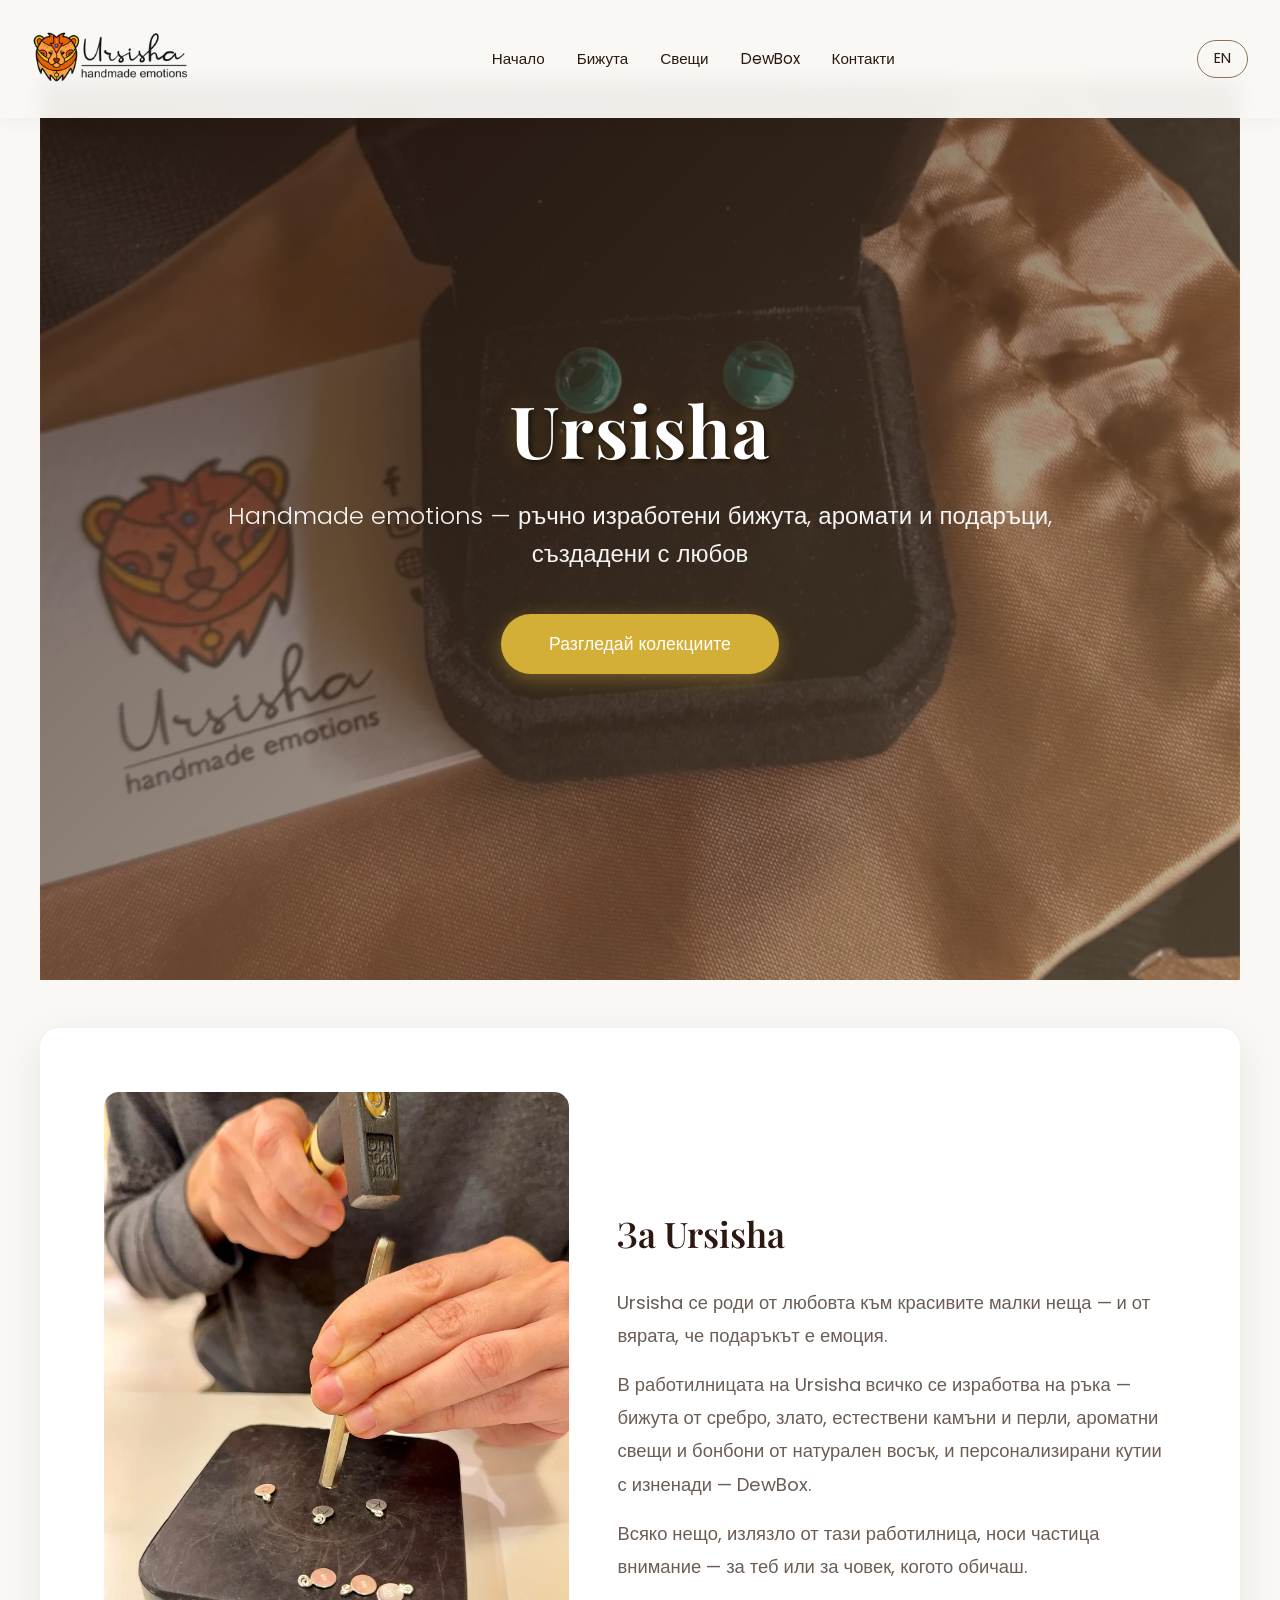
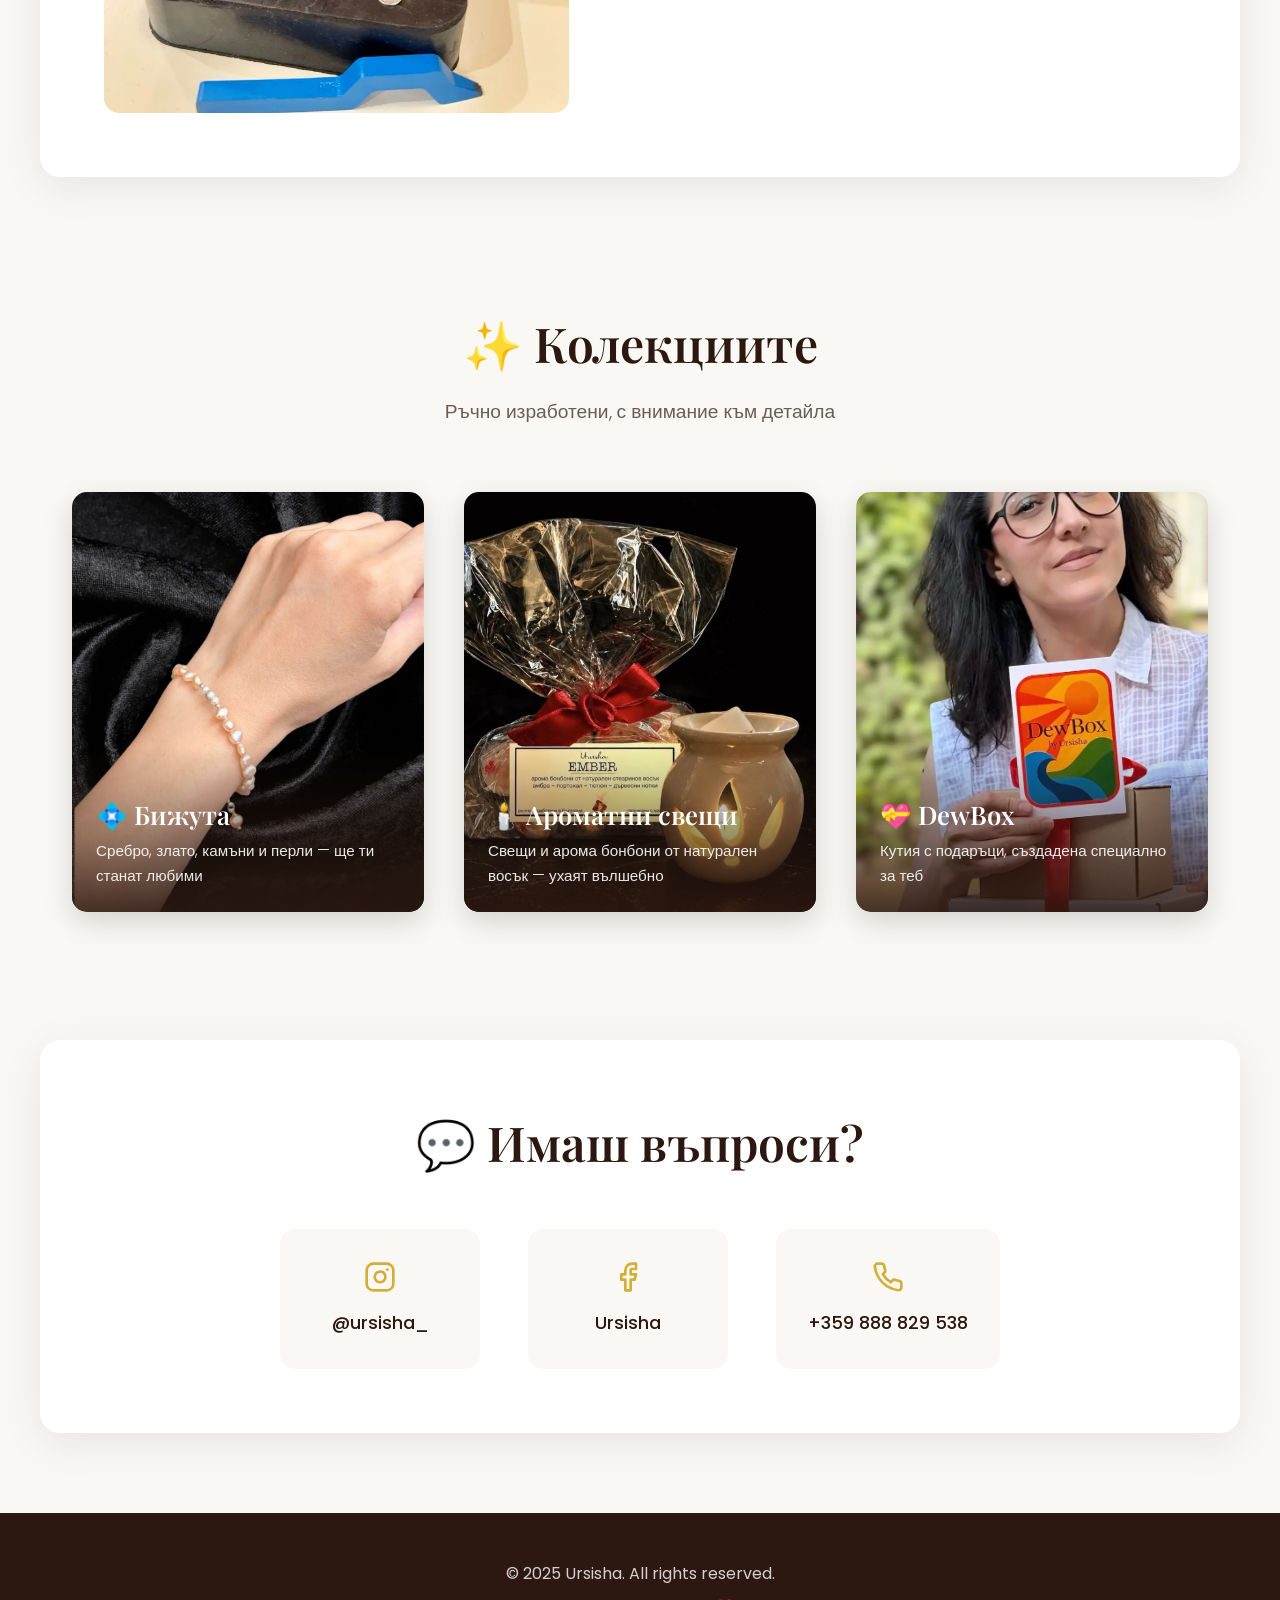
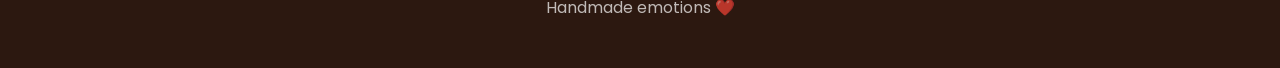
<file: index.html>
<!DOCTYPE html>
<html lang="bg">
  <head>
    <meta charset="UTF-8" />
    <meta name="viewport" content="width=device-width, initial-scale=1.0" />
    <title>Ursisha — Ръчно изработени бижута, ароматни свещи и подаръци</title>
    <meta
      name="description"
      content="Ursisha — handmade emotions. Ръчно изработени бижута от сребро и естествени камъни, ароматни свещи и бонбони от натурален восък и персонализирани кутии DewBox."
    />

    <!-- Favicons -->
    <link
      rel="icon"
      type="image/png"
      sizes="192x192"
      href="/assets/icons/favicon-android-chrome-192x192.png"
    />
    <link
      rel="icon"
      type="image/png"
      sizes="512x512"
      href="/assets/icons/favicon-android-chrome-512x512.png"
    />
    <link
      rel="apple-touch-icon"
      sizes="180x180"
      href="/assets/icons/favicon-apple-touch-icon.png"
    />
    <link rel="icon" type="image/png" href="/assets/icons/favicon.png" />

    <!-- Preload LCP image -->
    <link
      rel="preload"
      as="image"
      href="/assets/home/home-hero.webp"
      fetchpriority="high"
    />

    <link rel="stylesheet" href="/styles.css" />

    <!-- Canonical + theme -->
    <link rel="canonical" href="https://ursisha.com/" />
    <meta name="theme-color" content="#2c1810" />

    <!-- hreflang -->
    <link rel="alternate" hreflang="bg" href="https://ursisha.com/" />
    <link rel="alternate" hreflang="en" href="https://ursisha.com/en/" />
    <link rel="alternate" hreflang="x-default" href="https://ursisha.com/" />

    <!-- Open Graph -->
    <meta property="og:type" content="website" />
    <meta property="og:site_name" content="Ursisha" />
    <meta
      property="og:title"
      content="Ursisha — Ръчно изработени бижута, ароматни свещи и подаръци"
    />
    <meta
      property="og:description"
      content="Handmade emotions. Бижута от сребро и естествени камъни, ароматни свещи и персонализирани кутии DewBox — ръчна изработка от България."
    />
    <meta property="og:url" content="https://ursisha.com/" />
    <meta
      property="og:image"
      content="https://ursisha.com/assets/home/home-hero.webp"
    />
    <meta property="og:image:width" content="1280" />
    <meta property="og:image:height" content="1600" />
    <meta property="og:locale" content="bg_BG" />
    <meta property="og:locale:alternate" content="en_US" />

    <!-- Twitter Card -->
    <meta name="twitter:card" content="summary_large_image" />
    <meta name="twitter:title" content="Ursisha — handmade emotions" />
    <meta
      name="twitter:description"
      content="Ръчно изработени бижута, ароматни свещи и персонализирани подаръци."
    />
    <meta
      name="twitter:image"
      content="https://ursisha.com/assets/home/home-hero.webp"
    />

    <!-- Structured data -->
    <script type="application/ld+json">
      {
        "@context": "https://schema.org",
        "@graph": [
          {
            "@type": "Organization",
            "@id": "https://ursisha.com/#organization",
            "name": "Ursisha",
            "url": "https://ursisha.com/",
            "logo": "https://ursisha.com/assets/branding/logo_horizontal.webp",
            "telephone": "+359888829538",
            "slogan": "Handmade emotions",
            "sameAs": [
              "https://instagram.com/ursisha_",
              "https://facebook.com/ursisha"
            ]
          },
          {
            "@type": "WebSite",
            "name": "Ursisha",
            "url": "https://ursisha.com/",
            "inLanguage": ["bg", "en"],
            "publisher": { "@id": "https://ursisha.com/#organization" }
          }
        ]
      }
    </script>
  </head>
  <body>
    <header>
      <nav>
        <a href="/" class="logo">
          <img
            src="/assets/branding/logo_horizontal.webp"
            alt="Ursisha Logo"
            class="logo-img logo-desktop"
            width="900"
            height="400"
          />
          <img
            src="/assets/branding/logo_small.webp"
            alt="Ursisha Logo"
            class="logo-img logo-mobile"
            width="400"
            height="418"
          />
        </a>
        <button
          class="menu-toggle"
          onclick="toggleMenu()"
          aria-label="Toggle menu"
        >
          <span></span>
          <span></span>
          <span></span>
        </button>
        <ul class="nav-links">
          <li><a href="/" onclick="closeMenu()" aria-current="page">Начало</a></li>
          <li><a href="/jewelry/" onclick="closeMenu()">Бижута</a></li>
          <li><a href="/candles/" onclick="closeMenu()">Свещи</a></li>
          <li><a href="/dewbox/" onclick="closeMenu()">DewBox</a></li>
          <li><a href="#contact" onclick="closeMenu()">Контакти</a></li>
        </ul>
        <a class="lang-switch" href="/en/" hreflang="en">EN</a>
      </nav>
    </header>

    <section class="hero">
      <img
        class="hero-img"
        src="/assets/home/home-hero.webp"
        alt="Ръчно изработени бижута Ursisha в кадифена кутия"
        width="1280"
        height="1600"
        fetchpriority="high"
      />
      <div class="hero-overlay"></div>
      <div class="hero-content">
        <h1>Ursisha</h1>
        <p class="hero-subtitle">
          Handmade emotions — ръчно изработени бижута, аромати и подаръци,
          създадени с любов
        </p>
        <a href="#collections" class="cta-button">Разгледай колекциите</a>
      </div>
    </section>

    <section id="about" class="story">
      <img
        src="/assets/home/workshop.webp"
        alt="Ръчна изработка на сребърни бижута в работилницата на Ursisha"
        loading="lazy"
        width="810"
        height="1080"
      />
      <div>
        <h2>За Ursisha</h2>
        <p>
          Ursisha се роди от любовта към красивите малки неща — и от вярата, че
          подаръкът е емоция.
        </p>
        <p>
          В работилницата на Ursisha всичко се изработва на ръка — бижута от сребро, злато, естествени камъни и перли, ароматни свещи и бонбони от натурален восък, и персонализирани кутии с изненади — DewBox.
        </p>
        <p>
          Всяко нещо, излязло от тази работилница, носи частица внимание — за теб или за човек, когото обичаш.
        </p>
      </div>
    </section>

    <section id="collections">
      <h2 class="section-title">✨ Колекциите</h2>
      <p class="section-subtitle">Ръчно изработени, с внимание към детайла</p>
      <div class="collections-grid">
        <a href="/jewelry/" class="collection-card">
          <img
            src="/assets/jewelry/jewelry-1.webp"
            alt="Гривна от естествени перли — ръчно изработени бижута Ursisha"
            loading="lazy"
            width="864"
            height="1080"
          />
          <div class="collection-card-label">
            <h3>💠 Бижута</h3>
            <p>Сребро, злато, камъни и перли — ще ти станат любими</p>
          </div>
        </a>
        <a href="/candles/" class="collection-card">
          <img
            src="/assets/candles/candles-hero.webp"
            alt="Ароматни бонбони EMBER с керамична арома лампа"
            loading="lazy"
            width="1080"
            height="1350"
          />
          <div class="collection-card-label">
            <h3>🕯️ Ароматни свещи</h3>
            <p>Свещи и арома бонбони от натурален восък — ухаят вълшебно</p>
          </div>
        </a>
        <a href="/dewbox/" class="collection-card">
          <img
            src="/assets/hero-poster.webp"
            alt="DewBox — персонализирана кутия с подаръци"
            loading="lazy"
            width="800"
            height="1420"
          />
          <div class="collection-card-label">
            <h3>💝 DewBox</h3>
            <p>Кутия с подаръци, създадена специално за теб</p>
          </div>
        </a>
      </div>
    </section>

    <section id="contact" class="contact">
      <h2 class="section-title">💬 Имаш въпроси?</h2>
      <div class="contact-info">
        <a
          href="https://instagram.com/ursisha_"
          target="_blank"
          class="contact-item"
        >
          <svg
            xmlns="http://www.w3.org/2000/svg"
            width="32"
            height="32"
            viewBox="0 0 24 24"
            fill="none"
            stroke="currentColor"
            stroke-width="2"
            stroke-linecap="round"
            stroke-linejoin="round"
          >
            <rect x="2" y="2" width="20" height="20" rx="5" ry="5"></rect>
            <path d="M16 11.37A4 4 0 1 1 12.63 8 4 4 0 0 1 16 11.37z"></path>
            <line x1="17.5" y1="6.5" x2="17.51" y2="6.5"></line>
          </svg>
          <span>@ursisha_</span>
        </a>
        <a
          href="https://facebook.com/ursisha"
          target="_blank"
          class="contact-item"
        >
          <svg
            xmlns="http://www.w3.org/2000/svg"
            width="32"
            height="32"
            viewBox="0 0 24 24"
            fill="none"
            stroke="currentColor"
            stroke-width="2"
            stroke-linecap="round"
            stroke-linejoin="round"
          >
            <path
              d="M18 2h-3a5 5 0 0 0-5 5v3H7v4h3v8h4v-8h3l1-4h-4V7a1 1 0 0 1 1-1h3z"
            ></path>
          </svg>
          <span>Ursisha</span>
        </a>
        <a href="tel:+359888829538" class="contact-item">
          <svg
            xmlns="http://www.w3.org/2000/svg"
            width="32"
            height="32"
            viewBox="0 0 24 24"
            fill="none"
            stroke="currentColor"
            stroke-width="2"
            stroke-linecap="round"
            stroke-linejoin="round"
          >
            <path
              d="M22 16.92v3a2 2 0 0 1-2.18 2 19.79 19.79 0 0 1-8.63-3.07 19.5 19.5 0 0 1-6-6 19.79 19.79 0 0 1-3.07-8.67A2 2 0 0 1 4.11 2h3a2 2 0 0 1 2 1.72 12.84 12.84 0 0 0 .7 2.81 2 2 0 0 1-.45 2.11L8.09 9.91a16 16 0 0 0 6 6l1.27-1.27a2 2 0 0 1 2.11-.45 12.84 12.84 0 0 0 2.81.7A2 2 0 0 1 22 16.92z"
            ></path>
          </svg>
          <span>+359 888 829 538</span>
        </a>
      </div>
    </section>

    <footer>
      <p>&copy; 2025 Ursisha. All rights reserved.</p>
      <p style="margin-top: 0.5rem; opacity: 0.7">
        Handmade emotions ❤️
      </p>
    </footer>

    <script>
      // Mobile menu toggle
      function toggleMenu() {
        const navLinks = document.querySelector(".nav-links");
        const menuToggle = document.querySelector(".menu-toggle");
        navLinks.classList.toggle("active");
        menuToggle.classList.toggle("active");
        document.body.style.overflow = navLinks.classList.contains("active")
          ? "hidden"
          : "auto";
      }

      function closeMenu() {
        const navLinks = document.querySelector(".nav-links");
        const menuToggle = document.querySelector(".menu-toggle");
        navLinks.classList.remove("active");
        menuToggle.classList.remove("active");
        document.body.style.overflow = "auto";
      }

      // Smooth scroll with offset for fixed header
      document.querySelectorAll('a[href^="#"]').forEach((anchor) => {
        anchor.addEventListener("click", function (e) {
          const targetId = this.getAttribute("href");
          if (targetId === "#") return;
          const target = document.querySelector(targetId);
          if (target) {
            e.preventDefault();
            window.scrollTo({
              top: target.offsetTop - 80,
              behavior: "smooth",
            });
          }
        });
      });
    </script>
  </body>
</html>
</file>
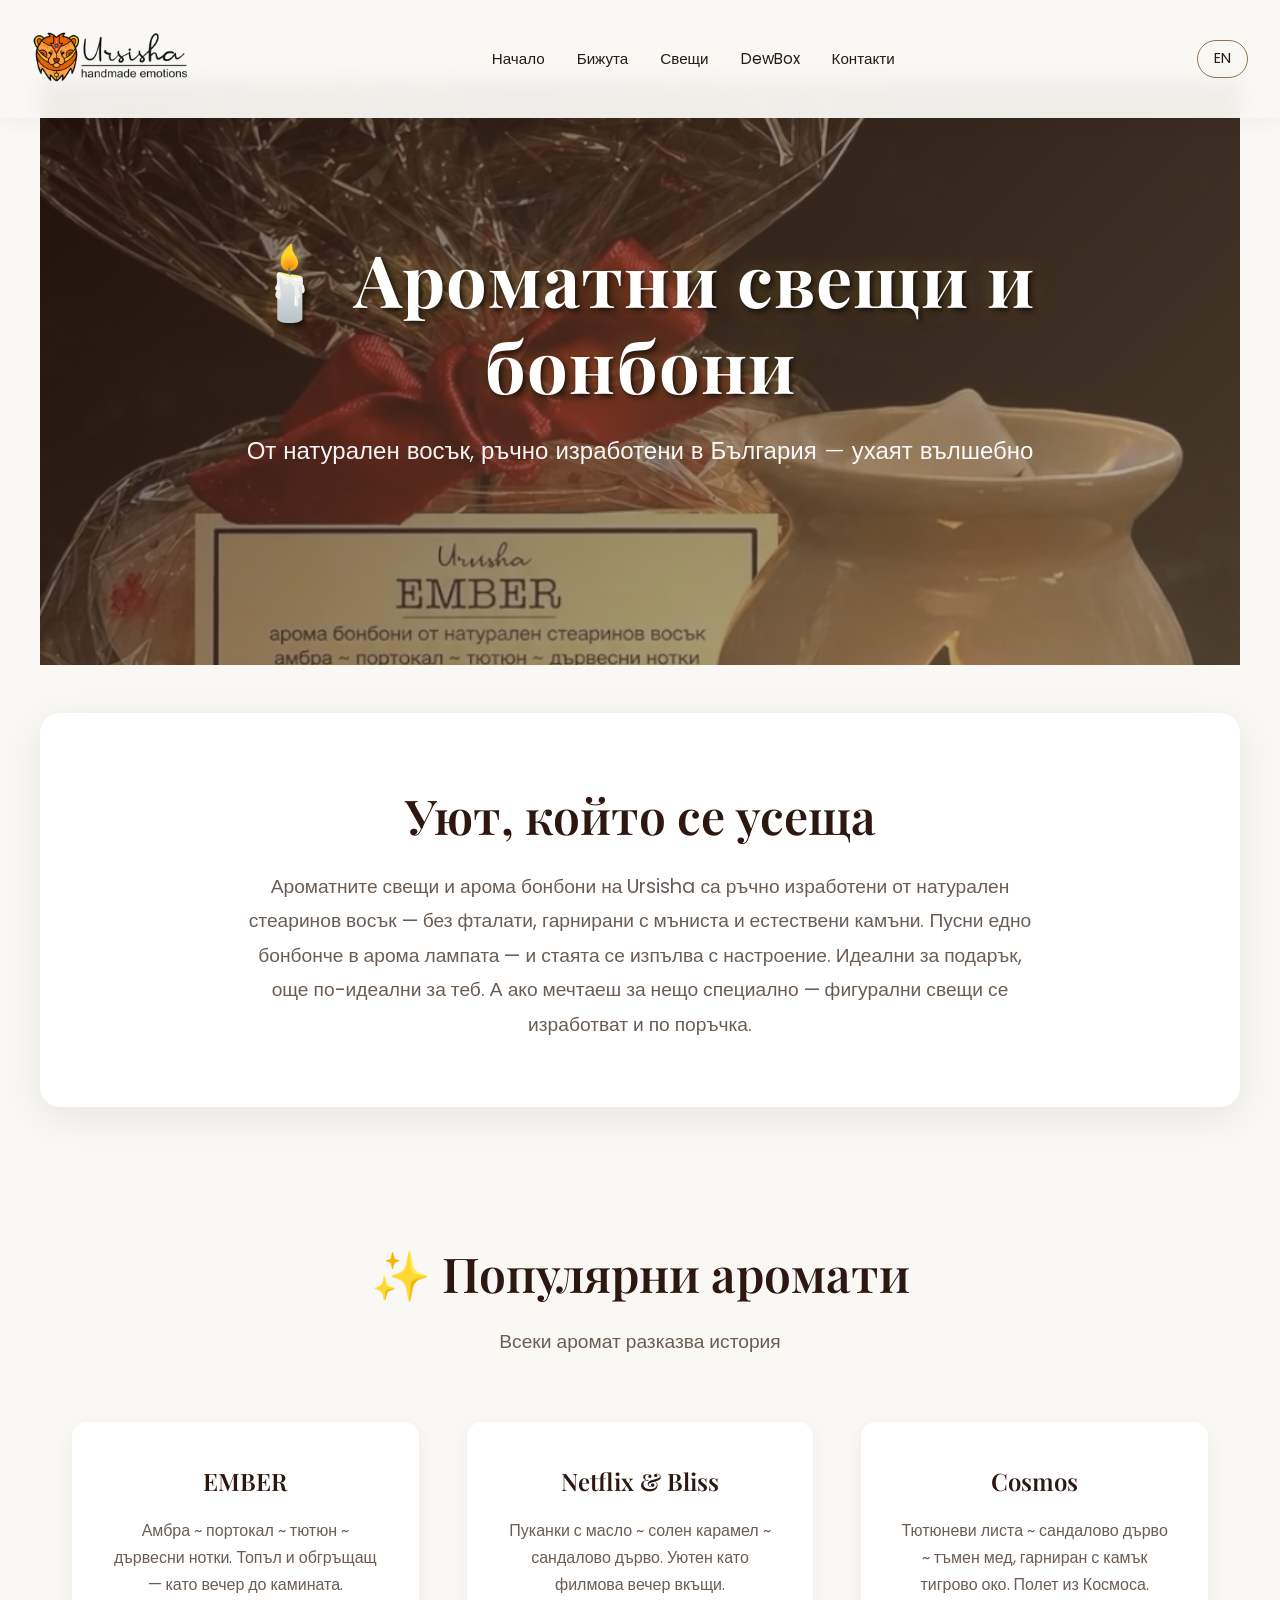
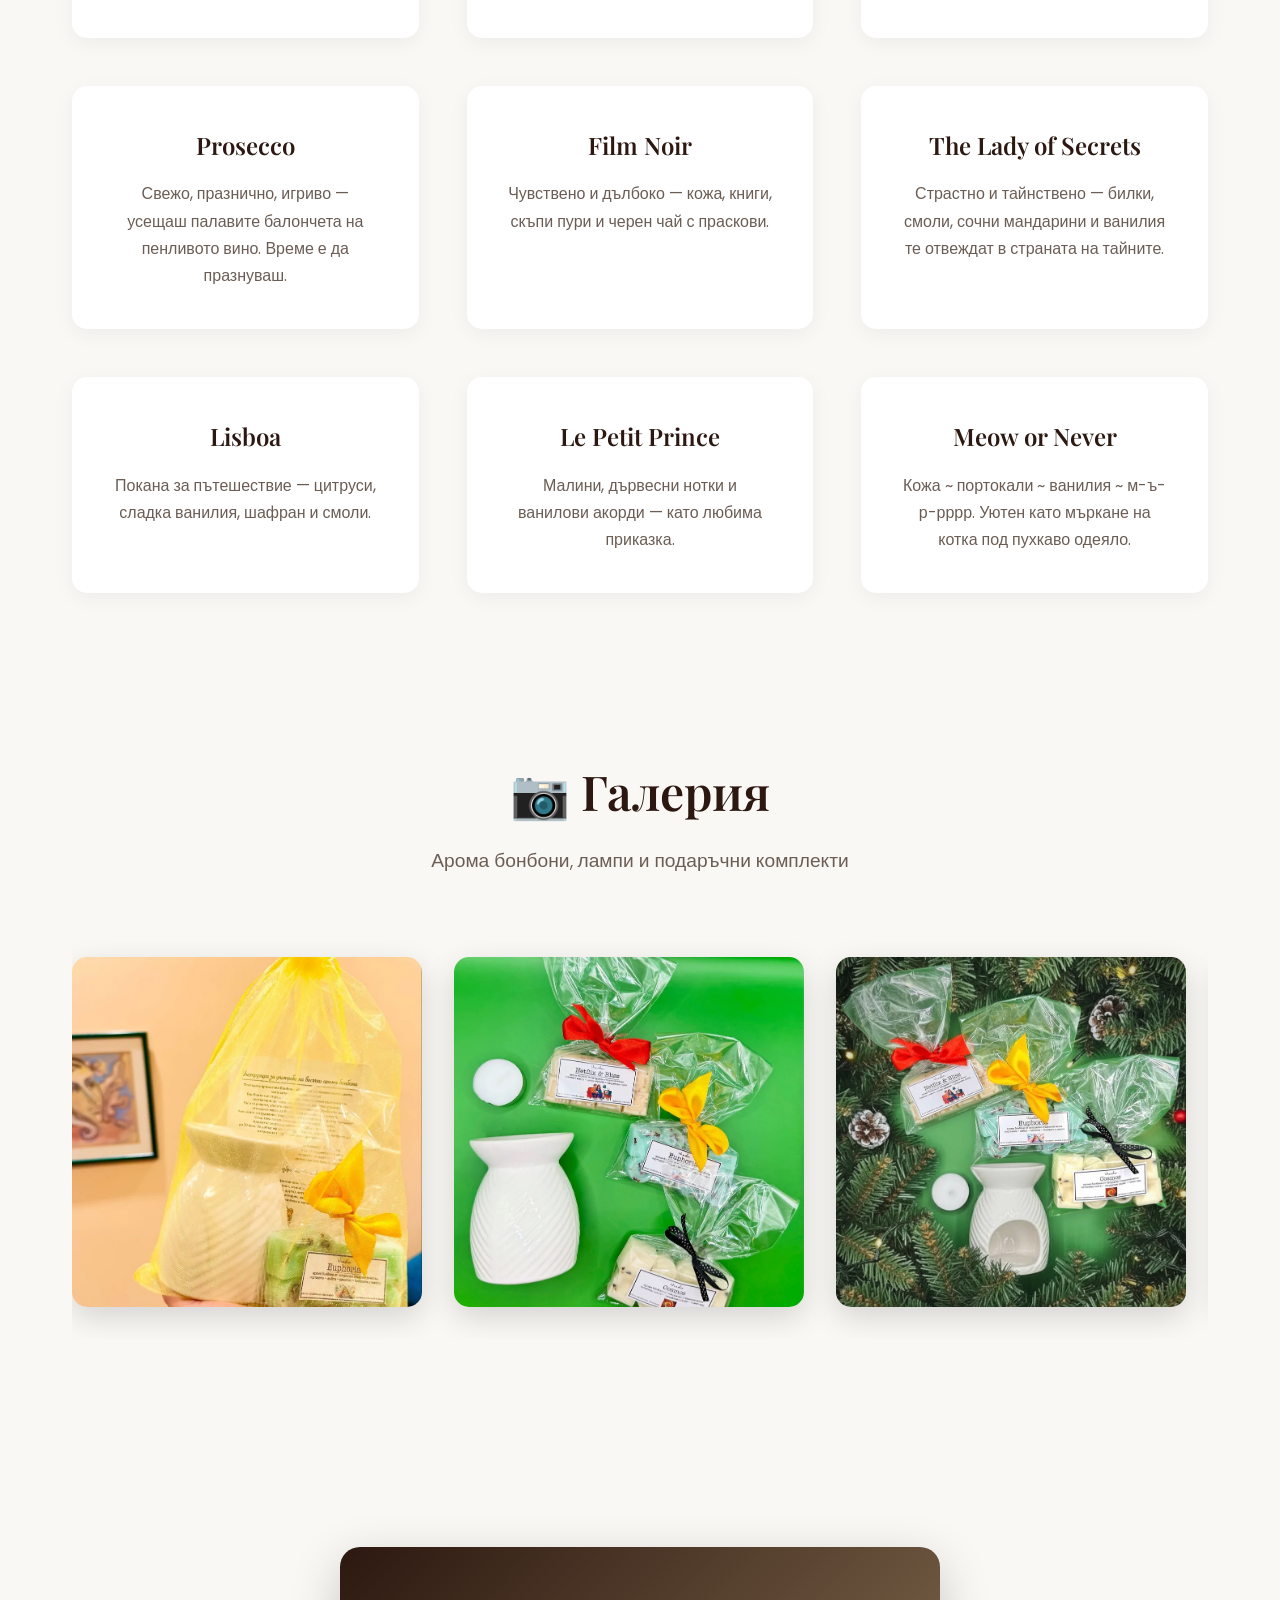
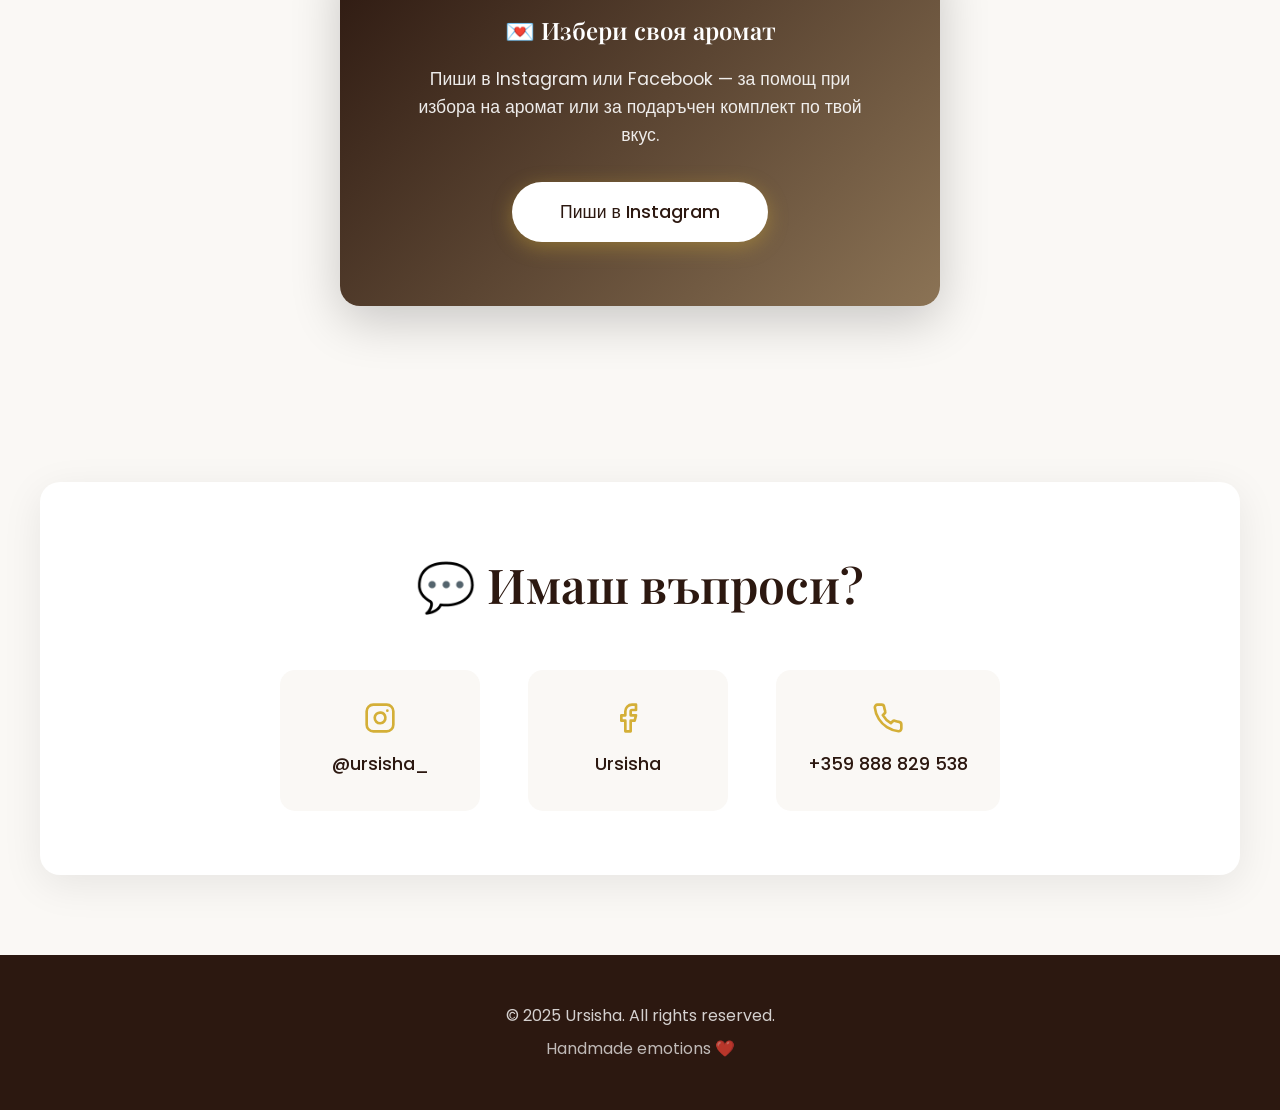
<file: candles/index.html>
<!DOCTYPE html>
<html lang="bg">
  <head>
    <meta charset="UTF-8" />
    <meta name="viewport" content="width=device-width, initial-scale=1.0" />
    <title>Ароматни свещи и бонбони — Ursisha | Ръчно изработени от натурален восък</title>
    <meta
      name="description"
      content="Ръчно изработени ароматни свещи и арома бонбони от натурален стеаринов восък. Аромати EMBER и Netflix & Bliss — ухаят вълшебно. Направени в България."
    />

    <!-- Favicons -->
    <link
      rel="icon"
      type="image/png"
      sizes="192x192"
      href="/assets/icons/favicon-android-chrome-192x192.png"
    />
    <link
      rel="icon"
      type="image/png"
      sizes="512x512"
      href="/assets/icons/favicon-android-chrome-512x512.png"
    />
    <link
      rel="apple-touch-icon"
      sizes="180x180"
      href="/assets/icons/favicon-apple-touch-icon.png"
    />
    <link rel="icon" type="image/png" href="/assets/icons/favicon.png" />

    <!-- Preload LCP image -->
    <link
      rel="preload"
      as="image"
      href="/assets/candles/candles-hero.webp"
      fetchpriority="high"
    />

    <link rel="stylesheet" href="/styles.css" />

    <!-- Canonical + theme -->
    <link rel="canonical" href="https://ursisha.com/candles/" />
    <meta name="theme-color" content="#2c1810" />

    <!-- hreflang -->
    <link rel="alternate" hreflang="bg" href="https://ursisha.com/candles/" />
    <link rel="alternate" hreflang="en" href="https://ursisha.com/en/candles/" />
    <link
      rel="alternate"
      hreflang="x-default"
      href="https://ursisha.com/candles/"
    />

    <!-- Open Graph -->
    <meta property="og:type" content="website" />
    <meta property="og:site_name" content="Ursisha" />
    <meta
      property="og:title"
      content="Ароматни свещи и бонбони — Ursisha"
    />
    <meta
      property="og:description"
      content="Ръчно изработени ароматни свещи и арома бонбони от натурален восък — ухаят вълшебно."
    />
    <meta property="og:url" content="https://ursisha.com/candles/" />
    <meta
      property="og:image"
      content="https://ursisha.com/assets/candles/candles-hero.webp"
    />
    <meta property="og:image:width" content="1080" />
    <meta property="og:image:height" content="1350" />
    <meta property="og:locale" content="bg_BG" />
    <meta property="og:locale:alternate" content="en_US" />

    <!-- Twitter Card -->
    <meta name="twitter:card" content="summary_large_image" />
    <meta name="twitter:title" content="Ароматни свещи и бонбони — Ursisha" />
    <meta
      name="twitter:description"
      content="Ръчно изработени ароматни свещи и арома бонбони от натурален восък."
    />
    <meta
      name="twitter:image"
      content="https://ursisha.com/assets/candles/candles-hero.webp"
    />

    <!-- Structured data -->
    <script type="application/ld+json">
      {
        "@context": "https://schema.org",
        "@graph": [
          {
            "@type": "BreadcrumbList",
            "itemListElement": [
              {
                "@type": "ListItem",
                "position": 1,
                "name": "Ursisha",
                "item": "https://ursisha.com/"
              },
              {
                "@type": "ListItem",
                "position": 2,
                "name": "Ароматни свещи",
                "item": "https://ursisha.com/candles/"
              }
            ]
          },
          {
            "@type": "CollectionPage",
            "name": "Ароматни свещи и бонбони — Ursisha",
            "description": "Ръчно изработени ароматни свещи и арома бонбони от натурален стеаринов восък.",
            "url": "https://ursisha.com/candles/",
            "inLanguage": "bg",
            "isPartOf": { "@type": "WebSite", "url": "https://ursisha.com/" }
          }
        ]
      }
    </script>
  </head>
  <body>
    <header>
      <nav>
        <a href="/" class="logo">
          <img
            src="/assets/branding/logo_horizontal.webp"
            alt="Ursisha Logo"
            class="logo-img logo-desktop"
            width="900"
            height="400"
          />
          <img
            src="/assets/branding/logo_small.webp"
            alt="Ursisha Logo"
            class="logo-img logo-mobile"
            width="400"
            height="418"
          />
        </a>
        <button
          class="menu-toggle"
          onclick="toggleMenu()"
          aria-label="Toggle menu"
        >
          <span></span>
          <span></span>
          <span></span>
        </button>
        <ul class="nav-links">
          <li><a href="/" onclick="closeMenu()">Начало</a></li>
          <li><a href="/jewelry/" onclick="closeMenu()">Бижута</a></li>
          <li><a href="/candles/" onclick="closeMenu()" aria-current="page">Свещи</a></li>
          <li><a href="/dewbox/" onclick="closeMenu()">DewBox</a></li>
          <li><a href="#contact" onclick="closeMenu()">Контакти</a></li>
        </ul>
        <a class="lang-switch" href="/en/candles/" hreflang="en">EN</a>
      </nav>
    </header>

    <section class="hero hero-short">
      <img
        class="hero-img"
        src="/assets/candles/candles-hero.webp"
        alt="Ароматни бонбони EMBER до запалена керамична арома лампа"
        width="1080"
        height="1350"
        fetchpriority="high"
      />
      <div class="hero-overlay"></div>
      <div class="hero-content">
        <h1>🕯️ Ароматни свещи и бонбони</h1>
        <p class="hero-subtitle">
          От натурален восък, ръчно изработени в България — ухаят вълшебно
        </p>
      </div>
    </section>

    <section id="about" class="about">
      <h2 class="section-title">Уют, който се усеща</h2>
      <p>
        Ароматните свещи и арома бонбони на Ursisha са ръчно изработени от натурален
        стеаринов восък — без фталати, гарнирани с мъниста и естествени
        камъни. Пусни едно бонбонче в арома лампата — и стаята се изпълва с
        настроение. Идеални за подарък, още по-идеални за теб. А ако мечтаеш за нещо специално — фигурални свещи се изработват и по поръчка.
      </p>
    </section>

    <section id="scents">
      <h2 class="section-title">✨ Популярни аромати</h2>
      <p class="section-subtitle">Всеки аромат разказва история</p>
      <div class="steps">
        <div class="step">
          <h3>EMBER</h3>
          <p>
            Амбра ~ портокал ~ тютюн ~ дървесни нотки. Топъл и обгръщащ —
            като вечер до камината.
          </p>
        </div>
        <div class="step">
          <h3>Netflix &amp; Bliss</h3>
          <p>
            Пуканки с масло ~ солен карамел ~ сандалово дърво. Уютен като
            филмова вечер вкъщи.
          </p>
        </div>
        <div class="step">
          <h3>Cosmos</h3>
          <p>
            Тютюневи листа ~ сандалово дърво ~ тъмен мед, гарниран с камък
            тигрово око. Полет из Космоса.
          </p>
        </div>
        <div class="step">
          <h3>Prosecco</h3>
          <p>
            Свежо, празнично, игриво — усещаш палавите балончета на
            пенливото вино. Време е да празнуваш.
          </p>
        </div>
        <div class="step">
          <h3>Film Noir</h3>
          <p>
            Чувствено и дълбоко — кожа, книги, скъпи пури и черен чай с
            праскови.
          </p>
        </div>
        <div class="step">
          <h3>The Lady of Secrets</h3>
          <p>
            Страстно и тайнствено — билки, смоли, сочни мандарини и ванилия
            те отвеждат в страната на тайните.
          </p>
        </div>
        <div class="step">
          <h3>Lisboa</h3>
          <p>
            Покана за пътешествие — цитруси, сладка ванилия, шафран и смоли.
          </p>
        </div>
        <div class="step">
          <h3>Le Petit Prince</h3>
          <p>
            Малини, дървесни нотки и ванилови акорди — като любима приказка.
          </p>
        </div>
        <div class="step">
          <h3>Meow or Never</h3>
          <p>
            Кожа ~ портокали ~ ванилия ~ м-ъ-р-рррр. Уютен като мъркане на
            котка под пухкаво одеяло.
          </p>
        </div>
      </div>
    </section>

    <section id="gallery">
      <h2 class="section-title">📷 Галерия</h2>
      <p class="section-subtitle">Арома бонбони, лампи и подаръчни комплекти</p>
      <div class="gallery">
        <div class="gallery-item">
          <img
            src="/assets/candles/candles-1.webp"
            alt="Подаръчен комплект с арома лампа и восъчни бонбони в органза торбичка"
            loading="lazy"
            width="863"
            height="1080"
          />
        </div>
        <div class="gallery-item">
          <img
            src="/assets/candles/candles-2.webp"
            alt="Керамична арома лампа с ароматни бонбони от натурален восък"
            loading="lazy"
            width="865"
            height="1080"
          />
        </div>
        <div class="gallery-item">
          <img
            src="/assets/candles/candles-3.webp"
            alt="Коледен подаръчен комплект с арома лампа и ароматни бонбони"
            loading="lazy"
            width="863"
            height="1080"
          />
        </div>
        <div class="gallery-item">
          <img
            src="/assets/candles/candles-4.webp"
            alt="Ароматни бонбони Netflix &amp; Bliss с керамична арома лампа"
            loading="lazy"
            width="864"
            height="1080"
          />
        </div>
        <div class="gallery-item">
          <img
            src="/assets/candles/candles-5.webp"
            alt="Ароматни свещи котета — черно и бяло коте с панделки"
            loading="lazy"
            width="864"
            height="1080"
          />
        </div>
        <div class="gallery-item">
          <img
            src="/assets/candles/candles-6.webp"
            alt="Свещи котета върху книги"
            loading="lazy"
            width="864"
            height="1080"
          />
        </div>
        <div class="gallery-item">
          <img
            src="/assets/candles/candles-7.webp"
            alt="Арома бонбони Film Noir и Prosecco"
            loading="lazy"
            width="864"
            height="1080"
          />
        </div>
        <div class="gallery-item">
          <img
            src="/assets/candles/candles-8.webp"
            alt="Арома бонбони Cosmos — звездички от восък с камък тигрово око"
            loading="lazy"
            width="864"
            height="1080"
          />
        </div>
        <div class="gallery-item">
          <img
            src="/assets/candles/candles-9.webp"
            alt="Ароматна свещ Oh, Lord! в стъклен буркан"
            loading="lazy"
            width="865"
            height="1080"
          />
        </div>
        <div class="gallery-item">
          <img
            src="/assets/candles/candles-10.webp"
            alt="Арома бонбони Lisboa в стъклено бурканче"
            loading="lazy"
            width="864"
            height="1080"
          />
        </div>
        <div class="gallery-item">
          <img
            src="/assets/candles/candles-11.webp"
            alt="Арома бонбони Meow or Never с арома лампа и коте"
            loading="lazy"
            width="864"
            height="1080"
          />
        </div>
      </div>
    </section>

    <section id="order">
      <div class="price-box">
        <h2>💌 Избери своя аромат</h2>
        <p class="price-description">
          Пиши в Instagram или Facebook — за помощ при избора на аромат или за подаръчен комплект по твой вкус.
        </p>
        <a
          href="https://instagram.com/ursisha_"
          target="_blank"
          class="cta-button"
          style="background: white; color: var(--primary-color); margin-top: 2rem"
          >Пиши в Instagram</a
        >
      </div>
    </section>

    <section id="contact" class="contact">
      <h2 class="section-title">💬 Имаш въпроси?</h2>
      <div class="contact-info">
        <a
          href="https://instagram.com/ursisha_"
          target="_blank"
          class="contact-item"
        >
          <svg
            xmlns="http://www.w3.org/2000/svg"
            width="32"
            height="32"
            viewBox="0 0 24 24"
            fill="none"
            stroke="currentColor"
            stroke-width="2"
            stroke-linecap="round"
            stroke-linejoin="round"
          >
            <rect x="2" y="2" width="20" height="20" rx="5" ry="5"></rect>
            <path d="M16 11.37A4 4 0 1 1 12.63 8 4 4 0 0 1 16 11.37z"></path>
            <line x1="17.5" y1="6.5" x2="17.51" y2="6.5"></line>
          </svg>
          <span>@ursisha_</span>
        </a>
        <a
          href="https://facebook.com/ursisha"
          target="_blank"
          class="contact-item"
        >
          <svg
            xmlns="http://www.w3.org/2000/svg"
            width="32"
            height="32"
            viewBox="0 0 24 24"
            fill="none"
            stroke="currentColor"
            stroke-width="2"
            stroke-linecap="round"
            stroke-linejoin="round"
          >
            <path
              d="M18 2h-3a5 5 0 0 0-5 5v3H7v4h3v8h4v-8h3l1-4h-4V7a1 1 0 0 1 1-1h3z"
            ></path>
          </svg>
          <span>Ursisha</span>
        </a>
        <a href="tel:+359888829538" class="contact-item">
          <svg
            xmlns="http://www.w3.org/2000/svg"
            width="32"
            height="32"
            viewBox="0 0 24 24"
            fill="none"
            stroke="currentColor"
            stroke-width="2"
            stroke-linecap="round"
            stroke-linejoin="round"
          >
            <path
              d="M22 16.92v3a2 2 0 0 1-2.18 2 19.79 19.79 0 0 1-8.63-3.07 19.5 19.5 0 0 1-6-6 19.79 19.79 0 0 1-3.07-8.67A2 2 0 0 1 4.11 2h3a2 2 0 0 1 2 1.72 12.84 12.84 0 0 0 .7 2.81 2 2 0 0 1-.45 2.11L8.09 9.91a16 16 0 0 0 6 6l1.27-1.27a2 2 0 0 1 2.11-.45 12.84 12.84 0 0 0 2.81.7A2 2 0 0 1 22 16.92z"
            ></path>
          </svg>
          <span>+359 888 829 538</span>
        </a>
      </div>
    </section>

    <footer>
      <p>&copy; 2025 Ursisha. All rights reserved.</p>
      <p style="margin-top: 0.5rem; opacity: 0.7">
        Handmade emotions ❤️
      </p>
    </footer>

    <!-- Lightbox Modal -->
    <div id="lightbox" class="lightbox">
      <span class="lightbox-close">&times;</span>
      <img class="lightbox-content" id="lightbox-img" />
      <div class="lightbox-caption" id="lightbox-caption"></div>
      <button class="lightbox-prev">&#10094;</button>
      <button class="lightbox-next">&#10095;</button>
    </div>

    <script>
      // Mobile menu toggle
      function toggleMenu() {
        const navLinks = document.querySelector(".nav-links");
        const menuToggle = document.querySelector(".menu-toggle");
        navLinks.classList.toggle("active");
        menuToggle.classList.toggle("active");
        document.body.style.overflow = navLinks.classList.contains("active")
          ? "hidden"
          : "auto";
      }

      function closeMenu() {
        const navLinks = document.querySelector(".nav-links");
        const menuToggle = document.querySelector(".menu-toggle");
        navLinks.classList.remove("active");
        menuToggle.classList.remove("active");
        document.body.style.overflow = "auto";
      }

      // Smooth scroll with offset for fixed header
      document.querySelectorAll('a[href^="#"]').forEach((anchor) => {
        anchor.addEventListener("click", function (e) {
          const targetId = this.getAttribute("href");
          if (targetId === "#") return;
          const target = document.querySelector(targetId);
          if (target) {
            e.preventDefault();
            window.scrollTo({
              top: target.offsetTop - 80,
              behavior: "smooth",
            });
          }
        });
      });

      // Lightbox
      const lightbox = document.getElementById("lightbox");
      const lightboxImg = document.getElementById("lightbox-img");
      const lightboxCaption = document.getElementById("lightbox-caption");
      const closeBtn = document.querySelector(".lightbox-close");
      const prevBtn = document.querySelector(".lightbox-prev");
      const nextBtn = document.querySelector(".lightbox-next");
      const galleryImages = Array.from(
        document.querySelectorAll(".gallery-item img")
      );
      let currentImageIndex = 0;

      function showImage(index) {
        currentImageIndex = index;
        lightboxImg.src = galleryImages[index].src;
        lightboxCaption.textContent = galleryImages[index].alt;
      }

      function openLightbox(index) {
        showImage(index);
        lightbox.style.display = "flex";
        document.body.style.overflow = "hidden";
      }

      function closeLightbox() {
        lightbox.style.display = "none";
        document.body.style.overflow = "auto";
      }

      function changeImage(direction) {
        const next =
          (currentImageIndex + direction + galleryImages.length) %
          galleryImages.length;
        showImage(next);
      }

      document.addEventListener("click", function (e) {
        const img = e.target.closest(".gallery-item img");
        if (img) openLightbox(galleryImages.indexOf(img));
      });

      closeBtn.addEventListener("click", closeLightbox);
      lightbox.addEventListener("click", function (e) {
        if (e.target === lightbox) closeLightbox();
      });
      prevBtn.addEventListener("click", () => changeImage(-1));
      nextBtn.addEventListener("click", () => changeImage(1));

      document.addEventListener("keydown", function (e) {
        if (lightbox.style.display !== "flex") return;
        if (e.key === "Escape") closeLightbox();
        if (e.key === "ArrowLeft") changeImage(-1);
        if (e.key === "ArrowRight") changeImage(1);
      });
    </script>
  </body>
</html>
</file>
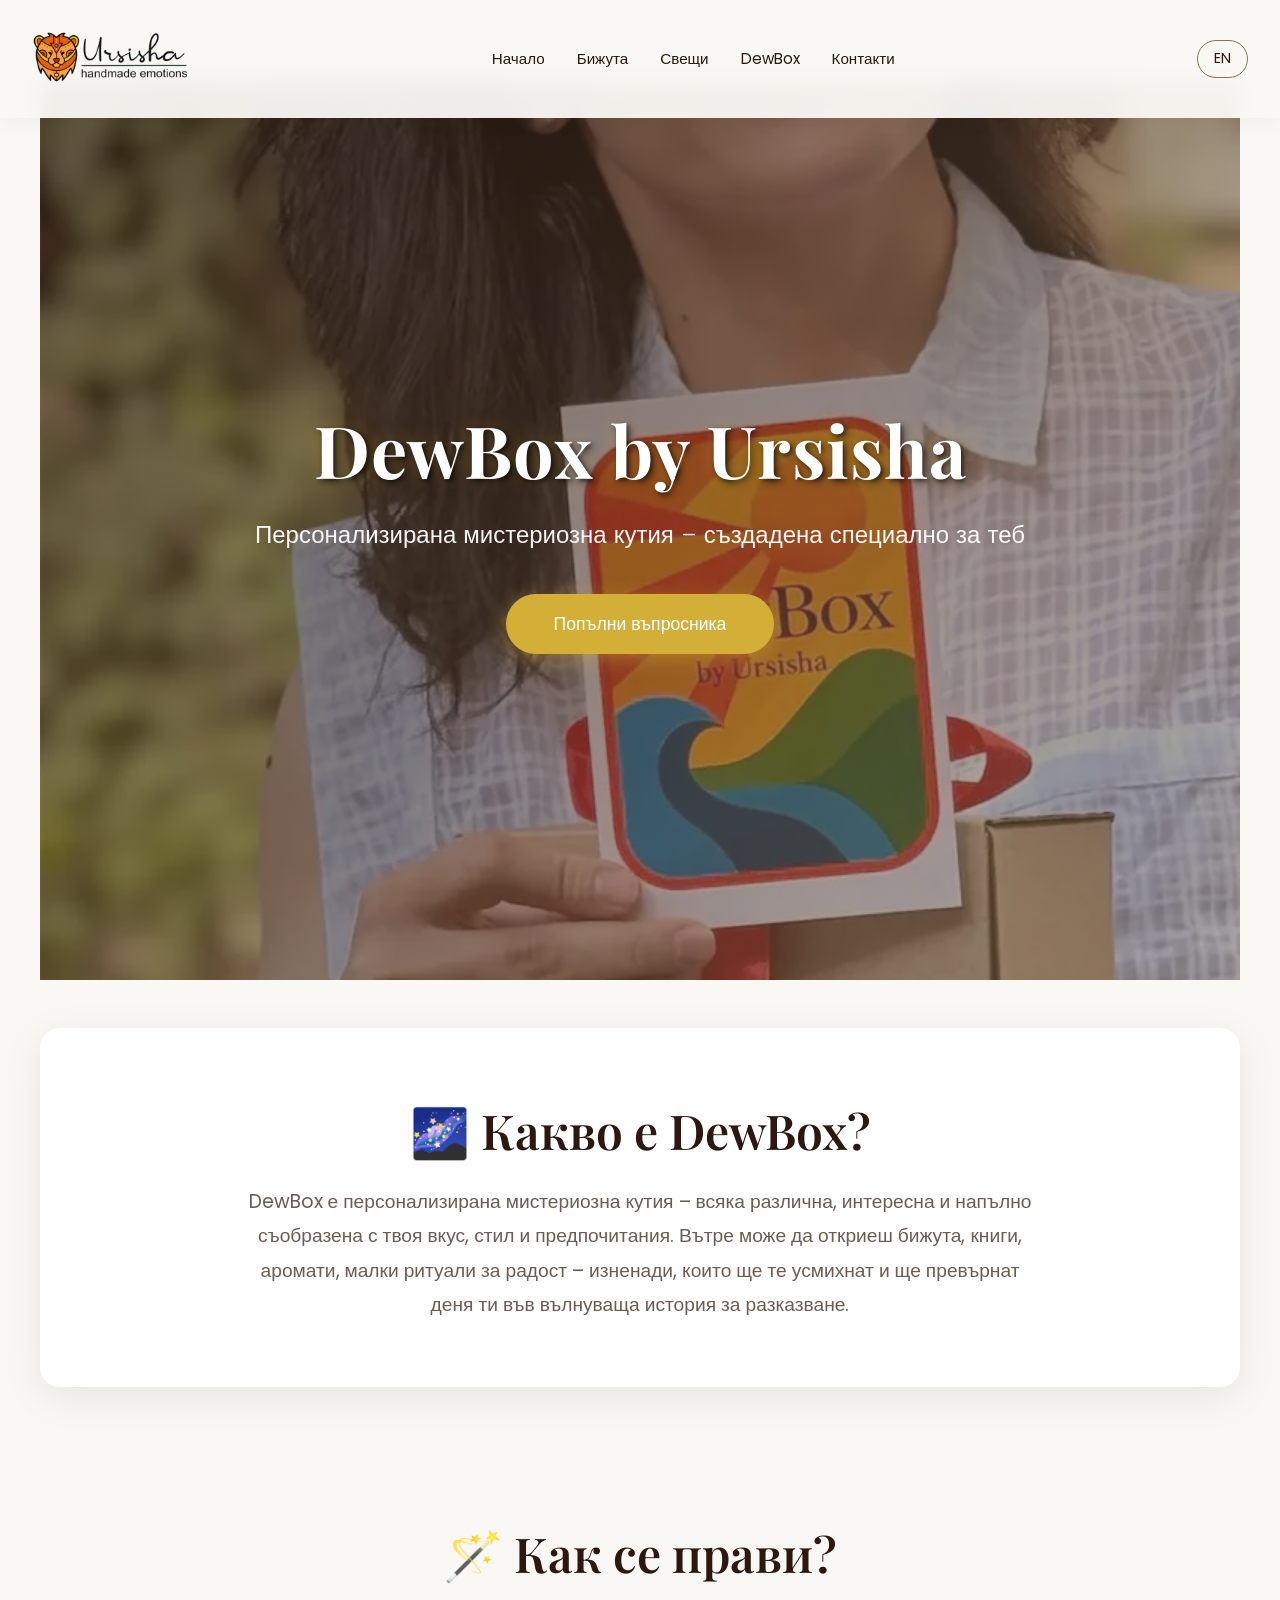
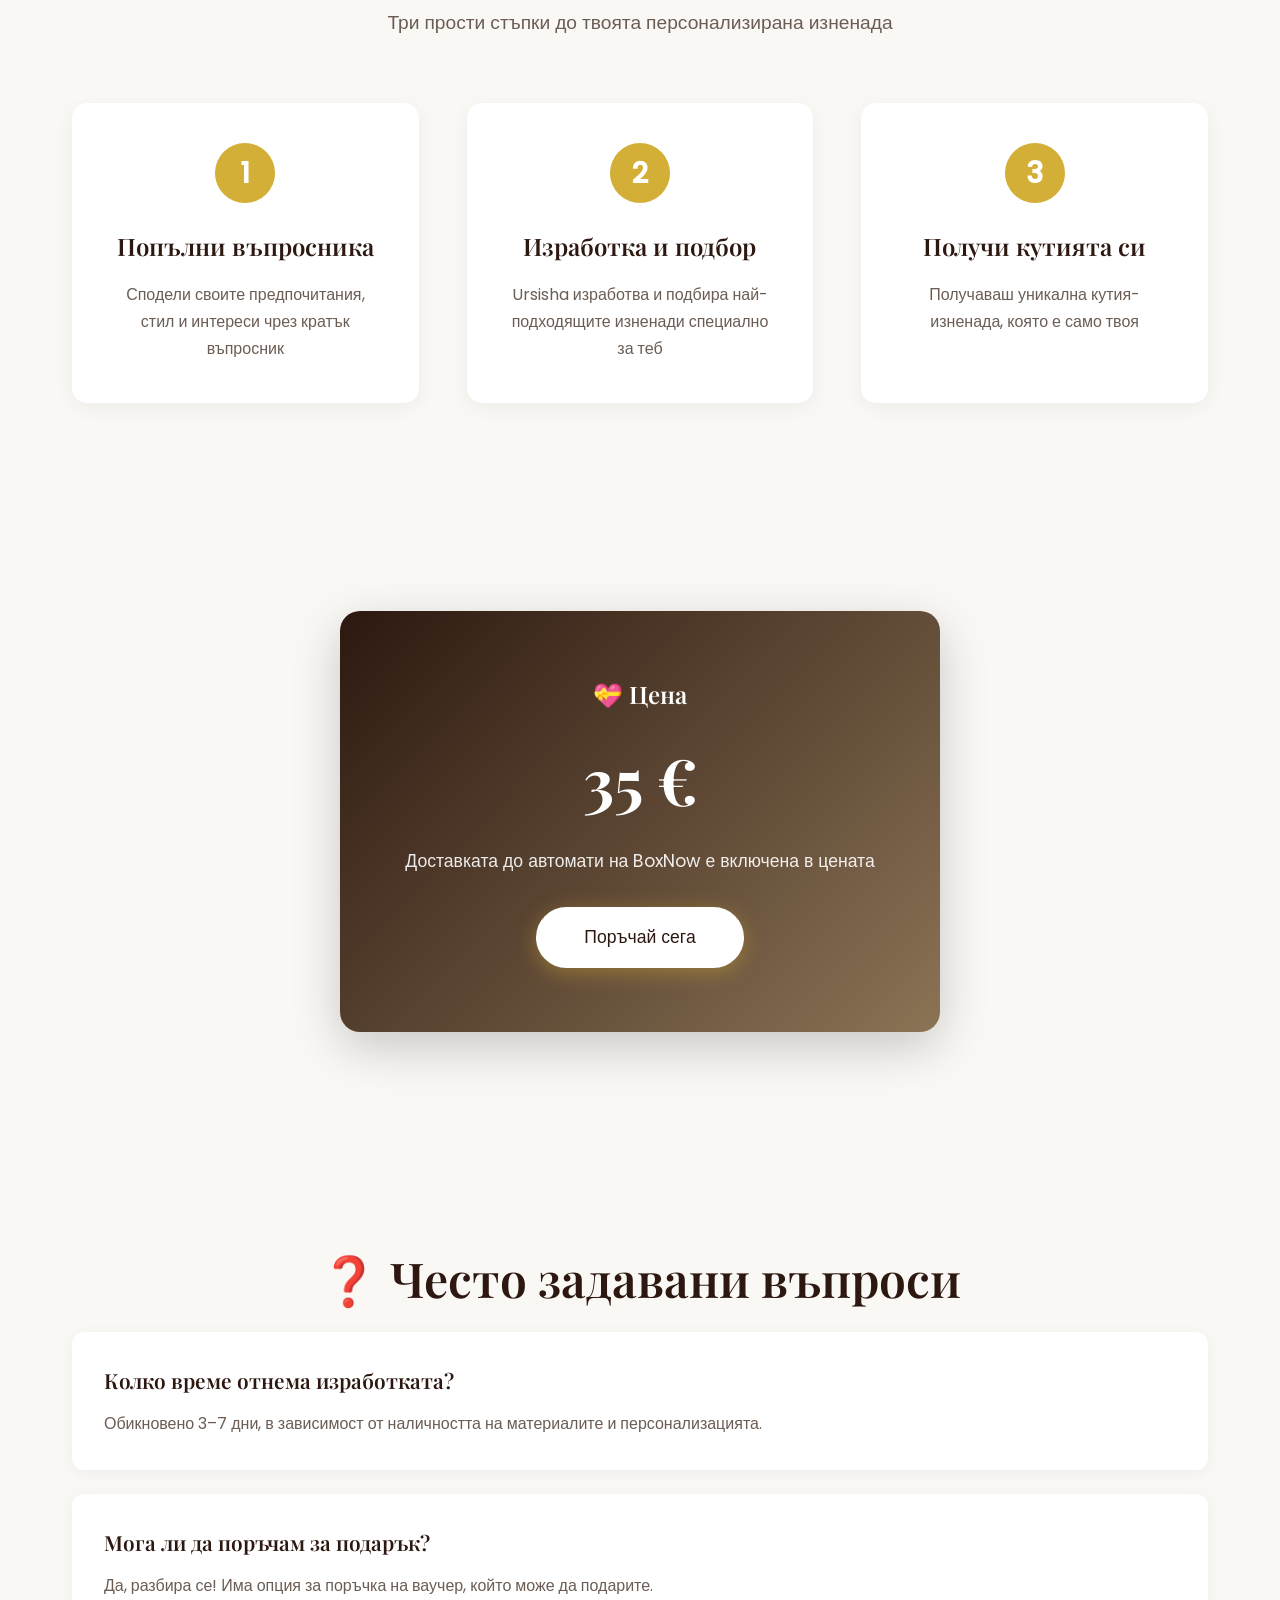
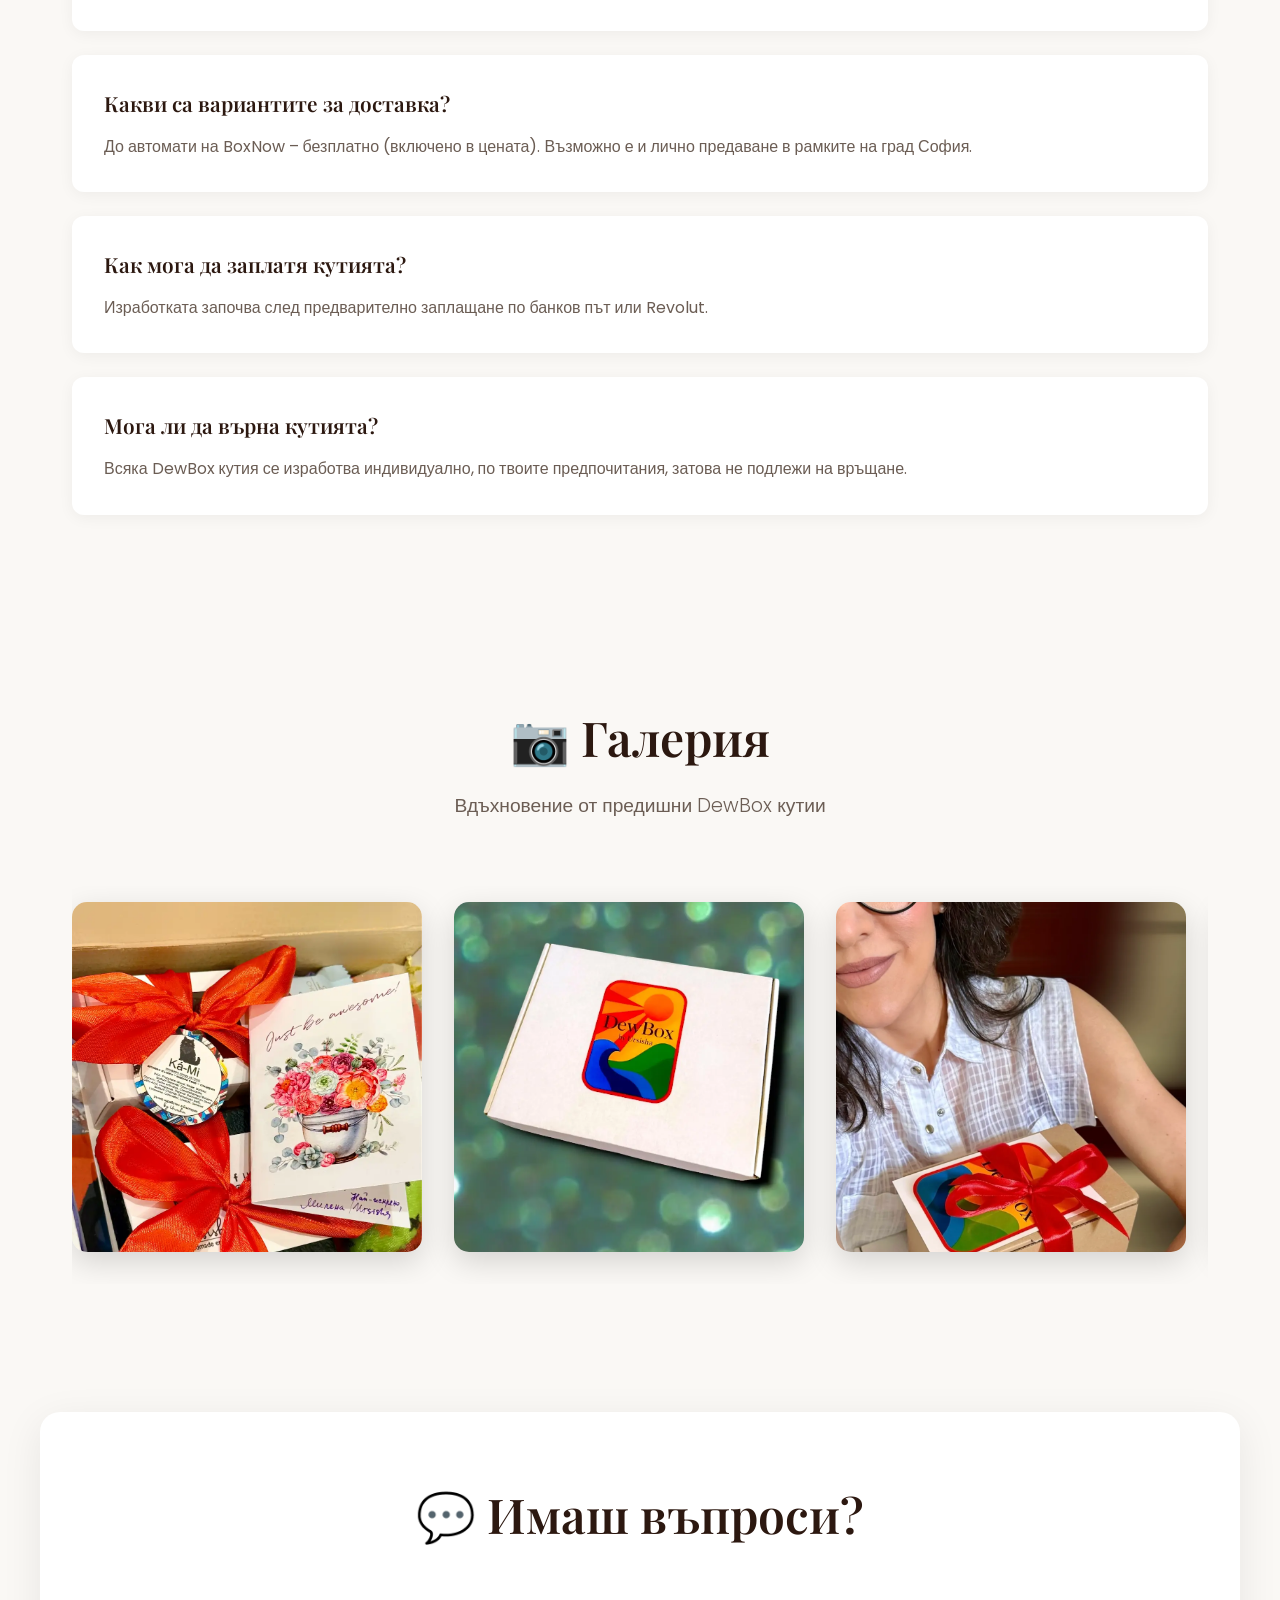
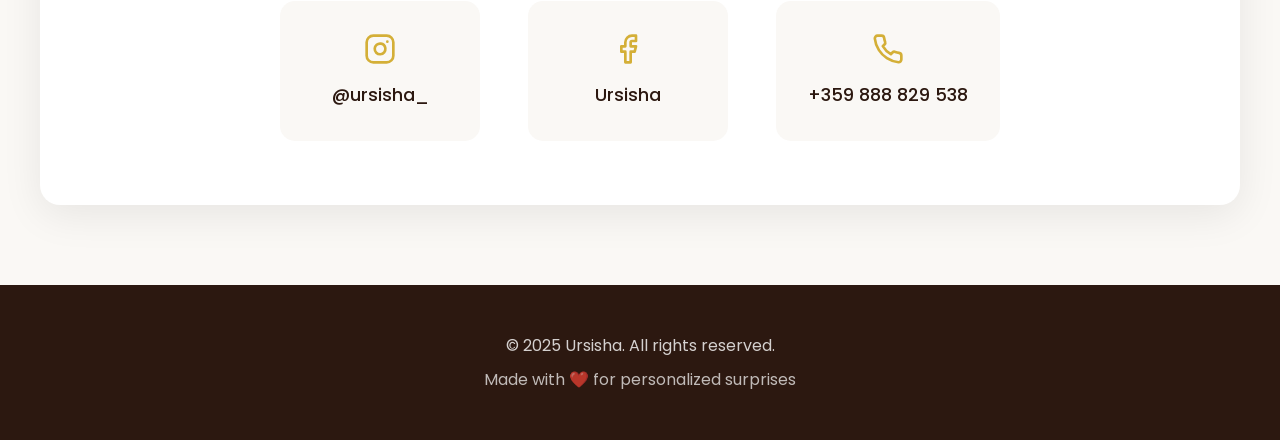
<file: dewbox/index.html>
<!DOCTYPE html>
<html lang="bg">
  <head>
    <meta charset="UTF-8" />
    <meta name="viewport" content="width=device-width, initial-scale=1.0" />
    <title>DewBox by Ursisha - Персонализирани Мистериозни Кутии</title>
    <meta
      name="description"
      content="DewBox е персонализирана мистериозна кутия, създадена специално за теб от Ursisha."
    />

    <!-- Favicons -->
    <link
      rel="icon"
      type="image/png"
      sizes="192x192"
      href="/assets/icons/favicon-android-chrome-192x192.png"
    />
    <link
      rel="icon"
      type="image/png"
      sizes="512x512"
      href="/assets/icons/favicon-android-chrome-512x512.png"
    />
    <link
      rel="apple-touch-icon"
      sizes="180x180"
      href="/assets/icons/favicon-apple-touch-icon.png"
    />
    <link rel="icon" type="image/png" href="/assets/icons/favicon.png" />

    <!-- Preload LCP image -->
    <link
      rel="preload"
      as="image"
      href="/assets/hero-poster.webp"
      fetchpriority="high"
    />

    <link rel="stylesheet" href="/styles.css" />

    <!-- Canonical + theme -->
    <link rel="canonical" href="https://ursisha.com/dewbox/" />
    <meta name="theme-color" content="#2c1810" />

    <!-- hreflang -->
    <link rel="alternate" hreflang="bg" href="https://ursisha.com/dewbox/" />
    <link rel="alternate" hreflang="en" href="https://ursisha.com/en/dewbox/" />
    <link
      rel="alternate"
      hreflang="x-default"
      href="https://ursisha.com/dewbox/"
    />

    <!-- Open Graph -->
    <meta property="og:type" content="website" />
    <meta property="og:site_name" content="DewBox by Ursisha" />
    <meta
      property="og:title"
      content="DewBox by Ursisha — Персонализирани Мистериозни Кутии"
    />
    <meta
      property="og:description"
      content="DewBox е персонализирана мистериозна кутия, създадена специално за теб от Ursisha."
    />
    <meta property="og:url" content="https://ursisha.com/dewbox/" />
    <meta
      property="og:image"
      content="https://ursisha.com/assets/hero-poster.webp"
    />
    <meta property="og:image:width" content="800" />
    <meta property="og:image:height" content="1420" />
    <meta property="og:locale" content="bg_BG" />
    <meta property="og:locale:alternate" content="en_US" />

    <!-- Twitter Card -->
    <meta name="twitter:card" content="summary_large_image" />
    <meta name="twitter:title" content="DewBox by Ursisha" />
    <meta
      name="twitter:description"
      content="Персонализирана мистериозна кутия, създадена специално за теб."
    />
    <meta
      name="twitter:image"
      content="https://ursisha.com/assets/hero-poster.webp"
    />

    <!-- Structured data -->
    <script type="application/ld+json">
      {
        "@context": "https://schema.org",
        "@graph": [
          {
            "@type": "BreadcrumbList",
            "itemListElement": [
              {
                "@type": "ListItem",
                "position": 1,
                "name": "Ursisha",
                "item": "https://ursisha.com/"
              },
              {
                "@type": "ListItem",
                "position": 2,
                "name": "DewBox",
                "item": "https://ursisha.com/dewbox/"
              }
            ]
          },
          {
            "@type": "Product",
            "name": "DewBox by Ursisha",
            "description": "Персонализирана мистериозна кутия — всяка различна, създадена по твоя вкус, стил и предпочитания.",
            "image": "https://ursisha.com/assets/hero-poster.webp",
            "url": "https://ursisha.com/dewbox/",
            "brand": { "@type": "Brand", "name": "Ursisha" },
            "offers": {
              "@type": "Offer",
              "price": "35",
              "priceCurrency": "EUR",
              "availability": "https://schema.org/InStock",
              "url": "https://ursisha.com/dewbox/#price",
              "shippingDetails": {
                "@type": "OfferShippingDetails",
                "shippingRate": {
                  "@type": "MonetaryAmount",
                  "value": "0",
                  "currency": "EUR"
                },
                "shippingDestination": {
                  "@type": "DefinedRegion",
                  "addressCountry": "BG"
                },
                "deliveryTime": {
                  "@type": "ShippingDeliveryTime",
                  "handlingTime": {
                    "@type": "QuantitativeValue",
                    "minValue": 3,
                    "maxValue": 7,
                    "unitCode": "DAY"
                  },
                  "transitTime": {
                    "@type": "QuantitativeValue",
                    "minValue": 2,
                    "maxValue": 2,
                    "unitCode": "DAY"
                  }
                }
              },
              "hasMerchantReturnPolicy": {
                "@type": "MerchantReturnPolicy",
                "applicableCountry": "BG",
                "returnPolicyCategory": "https://schema.org/MerchantReturnNotPermitted"
              }
            }
          }
        ]
      }
    </script>
  </head>
  <body>
    <header>
      <nav>
        <a href="/" class="logo">
          <img
            src="/assets/branding/logo_horizontal.webp"
            alt="Ursisha Logo"
            class="logo-img logo-desktop"
            width="900"
            height="400"
          />
          <img
            src="/assets/branding/logo_small.webp"
            alt="Ursisha Logo"
            class="logo-img logo-mobile"
            width="400"
            height="418"
          />
        </a>
        <button
          class="menu-toggle"
          onclick="toggleMenu()"
          aria-label="Toggle menu"
        >
          <span></span>
          <span></span>
          <span></span>
        </button>
        <ul class="nav-links">
          <li><a href="/" onclick="closeMenu()">Начало</a></li>
          <li><a href="/jewelry/" onclick="closeMenu()">Бижута</a></li>
          <li><a href="/candles/" onclick="closeMenu()">Свещи</a></li>
          <li><a href="/dewbox/" onclick="closeMenu()" aria-current="page">DewBox</a></li>
          <li><a href="#contact" onclick="closeMenu()">Контакти</a></li>
        </ul>
        <a class="lang-switch" href="/en/dewbox/" hreflang="en">EN</a>
      </nav>
    </header>

    <section class="hero">
      <video
        class="hero-video"
        autoplay
        muted
        loop
        playsinline
        preload="none"
        poster="/assets/hero-poster.webp"
        width="1280"
        height="720"
      >
        <source src="/assets/dewbox-hero.mp4" type="video/mp4" />
      </video>
      <div class="hero-overlay"></div>
      <div class="hero-content">
        <h1>DewBox by Ursisha</h1>
        <p class="hero-subtitle">
          Персонализирана мистериозна кутия – създадена специално за теб
        </p>
        <a
          href="https://docs.google.com/forms/d/e/1FAIpQLSe4RmO6APw6d88s1cgk26RI1ptLKJVvBPgyv-P5FHh6_43rCA/viewform"
          target="_blank"
          class="cta-button"
          >Попълни въпросника</a
        >
      </div>
    </section>

    <section id="about" class="about">
      <h2 class="section-title">🌌 Какво е DewBox?</h2>
      <p>
        DewBox е персонализирана мистериозна кутия – всяка различна, интересна и
        напълно съобразена с твоя вкус, стил и предпочитания. Вътре може да
        откриеш бижута, книги, аромати, малки ритуали за радост – изненади,
        които ще те усмихнат и ще превърнат деня ти във вълнуваща история за
        разказване.
      </p>
    </section>

    <section id="how">
      <h2 class="section-title">🪄 Как се прави?</h2>
      <p class="section-subtitle">
        Три прости стъпки до твоята персонализирана изненада
      </p>
      <div class="steps">
        <div class="step">
          <div class="step-number">1</div>
          <h3>Попълни въпросника</h3>
          <p>
            Сподели своите предпочитания, стил и интереси чрез кратък въпросник
          </p>
        </div>
        <div class="step">
          <div class="step-number">2</div>
          <h3>Изработка и подбор</h3>
          <p>
            Ursisha изработва и подбира най-подходящите изненади специално за
            теб
          </p>
        </div>
        <div class="step">
          <div class="step-number">3</div>
          <h3>Получи кутията си</h3>
          <p>Получаваш уникална кутия-изненада, която е само твоя</p>
        </div>
      </div>
    </section>

    <section id="price">
      <div class="price-box">
        <h2>💝 Цена</h2>
        <div class="price-amount">35 €</div>
        <p class="price-description">
          Доставката до автомати на BoxNow е включена в цената
        </p>
        <a
          href="https://docs.google.com/forms/d/e/1FAIpQLSe4RmO6APw6d88s1cgk26RI1ptLKJVvBPgyv-P5FHh6_43rCA/viewform"
          target="_blank"
          class="cta-button"
          style="background: white; color: var(--primary-color); margin-top: 2rem"
          >Поръчай сега</a
        >
      </div>
    </section>

    <section id="faq">
      <h2 class="section-title">❓ Често задавани въпроси</h2>
      <div class="faq-item">
        <h3>Колко време отнема изработката?</h3>
        <p>
          Обикновено 3–7 дни, в зависимост от наличността на материалите и
          персонализацията.
        </p>
      </div>
      <div class="faq-item">
        <h3>Мога ли да поръчам за подарък?</h3>
        <p>
          Да, разбира се! Има опция за поръчка на ваучер, който може да
          подарите.
        </p>
      </div>
      <div class="faq-item">
        <h3>Какви са вариантите за доставка?</h3>
        <p>
          До автомати на BoxNow – безплатно (включено в цената).
          Възможно е и лично предаване в рамките на град София.
        </p>
      </div>
      <div class="faq-item">
        <h3>Как мога да заплатя кутията?</h3>
        <p>
          Изработката започва след предварително заплащане по банков път или
          Revolut.
        </p>
      </div>
      <div class="faq-item">
        <h3>Мога ли да върна кутията?</h3>
        <p>
          Всяка DewBox кутия се изработва индивидуално, по твоите предпочитания,
          затова не подлежи на връщане.
        </p>
      </div>
    </section>

    <section id="gallery">
      <h2 class="section-title">📷 Галерия</h2>
      <p class="section-subtitle">Вдъхновение от предишни DewBox кутии</p>
      <div class="gallery">
        <div class="gallery-item">
          <img
            src="/assets/sample1.webp"
            alt="DewBox пример 1"
            loading="lazy"
            width="1000"
            height="1777"
          />
        </div>
        <div class="gallery-item">
          <img
            src="/assets/sample2.webp"
            alt="DewBox пример 2"
            loading="lazy"
            width="959"
            height="1705"
          />
        </div>
        <div class="gallery-item">
          <img
            src="/assets/sample3.webp"
            alt="DewBox пример 3"
            loading="lazy"
            width="1067"
            height="1640"
          />
        </div>
        <div class="gallery-item">
          <img
            src="/assets/sample4.webp"
            alt="DewBox пример 4"
            loading="lazy"
            width="1080"
            height="1440"
          />
        </div>
        <div class="gallery-item">
          <img
            src="/assets/sample5.webp"
            alt="DewBox пример 5"
            loading="lazy"
            width="1000"
            height="1333"
          />
        </div>
        <div class="gallery-item">
          <img
            src="/assets/sample6.webp"
            alt="DewBox пример 6"
            loading="lazy"
            width="1000"
            height="1333"
          />
        </div>
        <div class="gallery-item">
          <img
            src="/assets/sample7.webp"
            alt="DewBox пример 7"
            loading="lazy"
            width="1000"
            height="1250"
          />
        </div>
        <div class="gallery-item">
          <img
            src="/assets/sample8.webp"
            alt="DewBox пример 8"
            loading="lazy"
            width="1000"
            height="1777"
          />
        </div>
        <div class="gallery-item">
          <img
            src="/assets/sample9.webp"
            alt="DewBox пример 9"
            loading="lazy"
            width="1000"
            height="1775"
          />
        </div>
      </div>
    </section>

    <section id="contact" class="contact">
      <h2 class="section-title">💬 Имаш въпроси?</h2>
      <div class="contact-info">
        <a
          href="https://instagram.com/ursisha_"
          target="_blank"
          class="contact-item"
        >
          <svg
            xmlns="http://www.w3.org/2000/svg"
            width="32"
            height="32"
            viewBox="0 0 24 24"
            fill="none"
            stroke="currentColor"
            stroke-width="2"
            stroke-linecap="round"
            stroke-linejoin="round"
          >
            <rect x="2" y="2" width="20" height="20" rx="5" ry="5"></rect>
            <path d="M16 11.37A4 4 0 1 1 12.63 8 4 4 0 0 1 16 11.37z"></path>
            <line x1="17.5" y1="6.5" x2="17.51" y2="6.5"></line>
          </svg>
          <span>@ursisha_</span>
        </a>
        <a
          href="https://facebook.com/ursisha"
          target="_blank"
          class="contact-item"
        >
          <svg
            xmlns="http://www.w3.org/2000/svg"
            width="32"
            height="32"
            viewBox="0 0 24 24"
            fill="none"
            stroke="currentColor"
            stroke-width="2"
            stroke-linecap="round"
            stroke-linejoin="round"
          >
            <path
              d="M18 2h-3a5 5 0 0 0-5 5v3H7v4h3v8h4v-8h3l1-4h-4V7a1 1 0 0 1 1-1h3z"
            ></path>
          </svg>
          <span>Ursisha</span>
        </a>
        <a href="tel:+359888829538" class="contact-item">
          <svg
            xmlns="http://www.w3.org/2000/svg"
            width="32"
            height="32"
            viewBox="0 0 24 24"
            fill="none"
            stroke="currentColor"
            stroke-width="2"
            stroke-linecap="round"
            stroke-linejoin="round"
          >
            <path
              d="M22 16.92v3a2 2 0 0 1-2.18 2 19.79 19.79 0 0 1-8.63-3.07 19.5 19.5 0 0 1-6-6 19.79 19.79 0 0 1-3.07-8.67A2 2 0 0 1 4.11 2h3a2 2 0 0 1 2 1.72 12.84 12.84 0 0 0 .7 2.81 2 2 0 0 1-.45 2.11L8.09 9.91a16 16 0 0 0 6 6l1.27-1.27a2 2 0 0 1 2.11-.45 12.84 12.84 0 0 0 2.81.7A2 2 0 0 1 22 16.92z"
            ></path>
          </svg>
          <span>+359 888 829 538</span>
        </a>
      </div>
    </section>

    <footer>
      <p>&copy; 2025 Ursisha. All rights reserved.</p>
      <p style="margin-top: 0.5rem; opacity: 0.7">
        Made with ❤️ for personalized surprises
      </p>
    </footer>

    <!-- Lightbox Modal -->
    <div id="lightbox" class="lightbox">
      <span class="lightbox-close">&times;</span>
      <img class="lightbox-content" id="lightbox-img" />
      <div class="lightbox-caption" id="lightbox-caption"></div>
      <button class="lightbox-prev">&#10094;</button>
      <button class="lightbox-next">&#10095;</button>
    </div>

    <script>
      // Mobile menu toggle
      function toggleMenu() {
        const navLinks = document.querySelector(".nav-links");
        const menuToggle = document.querySelector(".menu-toggle");
        navLinks.classList.toggle("active");
        menuToggle.classList.toggle("active");
        document.body.style.overflow = navLinks.classList.contains("active")
          ? "hidden"
          : "auto";
      }

      function closeMenu() {
        const navLinks = document.querySelector(".nav-links");
        const menuToggle = document.querySelector(".menu-toggle");
        navLinks.classList.remove("active");
        menuToggle.classList.remove("active");
        document.body.style.overflow = "auto";
      }

      // Smooth scroll with offset for fixed header
      document.querySelectorAll('a[href^="#"]').forEach((anchor) => {
        anchor.addEventListener("click", function (e) {
          const targetId = this.getAttribute("href");
          if (targetId === "#") return;
          const target = document.querySelector(targetId);
          if (target) {
            e.preventDefault();
            window.scrollTo({
              top: target.offsetTop - 80,
              behavior: "smooth",
            });
          }
        });
      });

      // Lightbox
      const lightbox = document.getElementById("lightbox");
      const lightboxImg = document.getElementById("lightbox-img");
      const lightboxCaption = document.getElementById("lightbox-caption");
      const closeBtn = document.querySelector(".lightbox-close");
      const prevBtn = document.querySelector(".lightbox-prev");
      const nextBtn = document.querySelector(".lightbox-next");
      const galleryImages = Array.from(
        document.querySelectorAll(".gallery-item img")
      );
      let currentImageIndex = 0;

      function showImage(index) {
        currentImageIndex = index;
        lightboxImg.src = galleryImages[index].src;
        lightboxCaption.textContent = galleryImages[index].alt;
      }

      function openLightbox(index) {
        showImage(index);
        lightbox.style.display = "flex";
        document.body.style.overflow = "hidden";
      }

      function closeLightbox() {
        lightbox.style.display = "none";
        document.body.style.overflow = "auto";
      }

      function changeImage(direction) {
        const next =
          (currentImageIndex + direction + galleryImages.length) %
          galleryImages.length;
        showImage(next);
      }

      document.addEventListener("click", function (e) {
        const img = e.target.closest(".gallery-item img");
        if (img) openLightbox(galleryImages.indexOf(img));
      });

      closeBtn.addEventListener("click", closeLightbox);
      lightbox.addEventListener("click", function (e) {
        if (e.target === lightbox) closeLightbox();
      });
      prevBtn.addEventListener("click", () => changeImage(-1));
      nextBtn.addEventListener("click", () => changeImage(1));

      document.addEventListener("keydown", function (e) {
        if (lightbox.style.display !== "flex") return;
        if (e.key === "Escape") closeLightbox();
        if (e.key === "ArrowLeft") changeImage(-1);
        if (e.key === "ArrowRight") changeImage(1);
      });
    </script>
  </body>
</html>
</file>
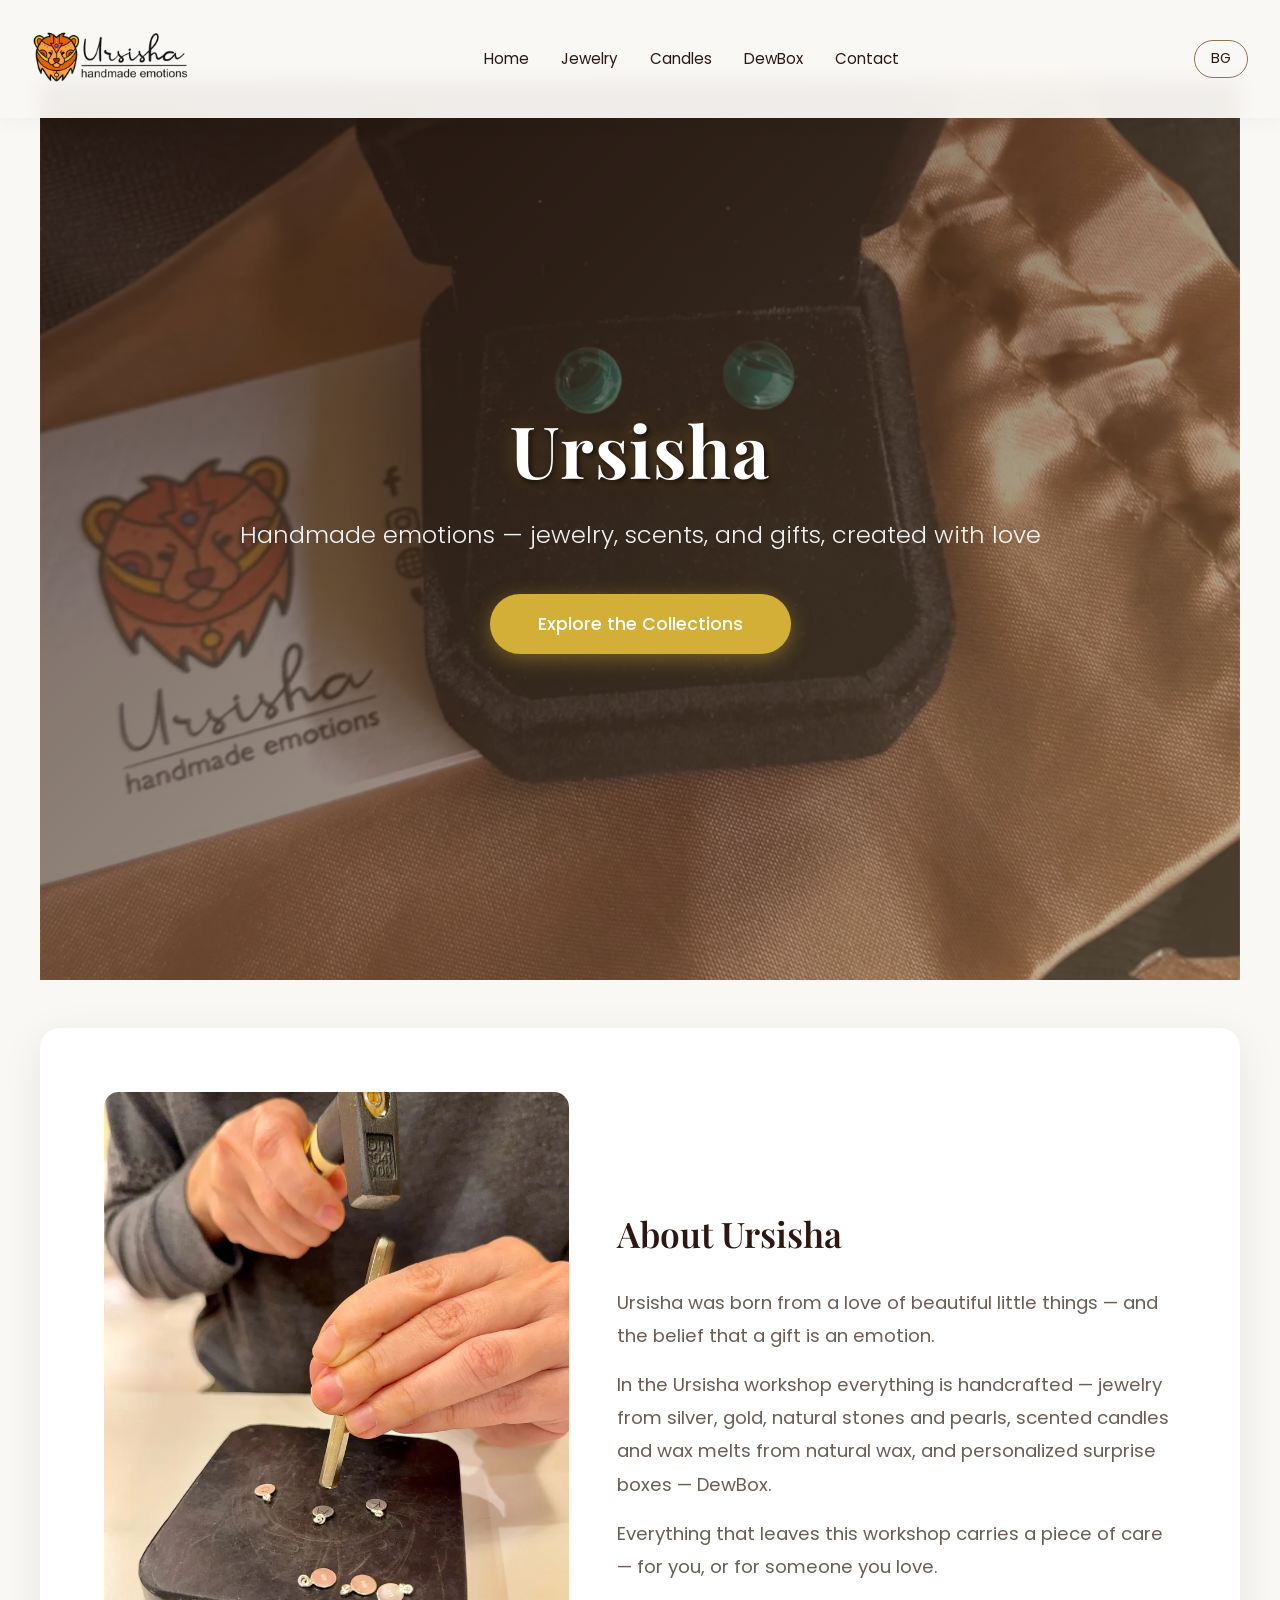
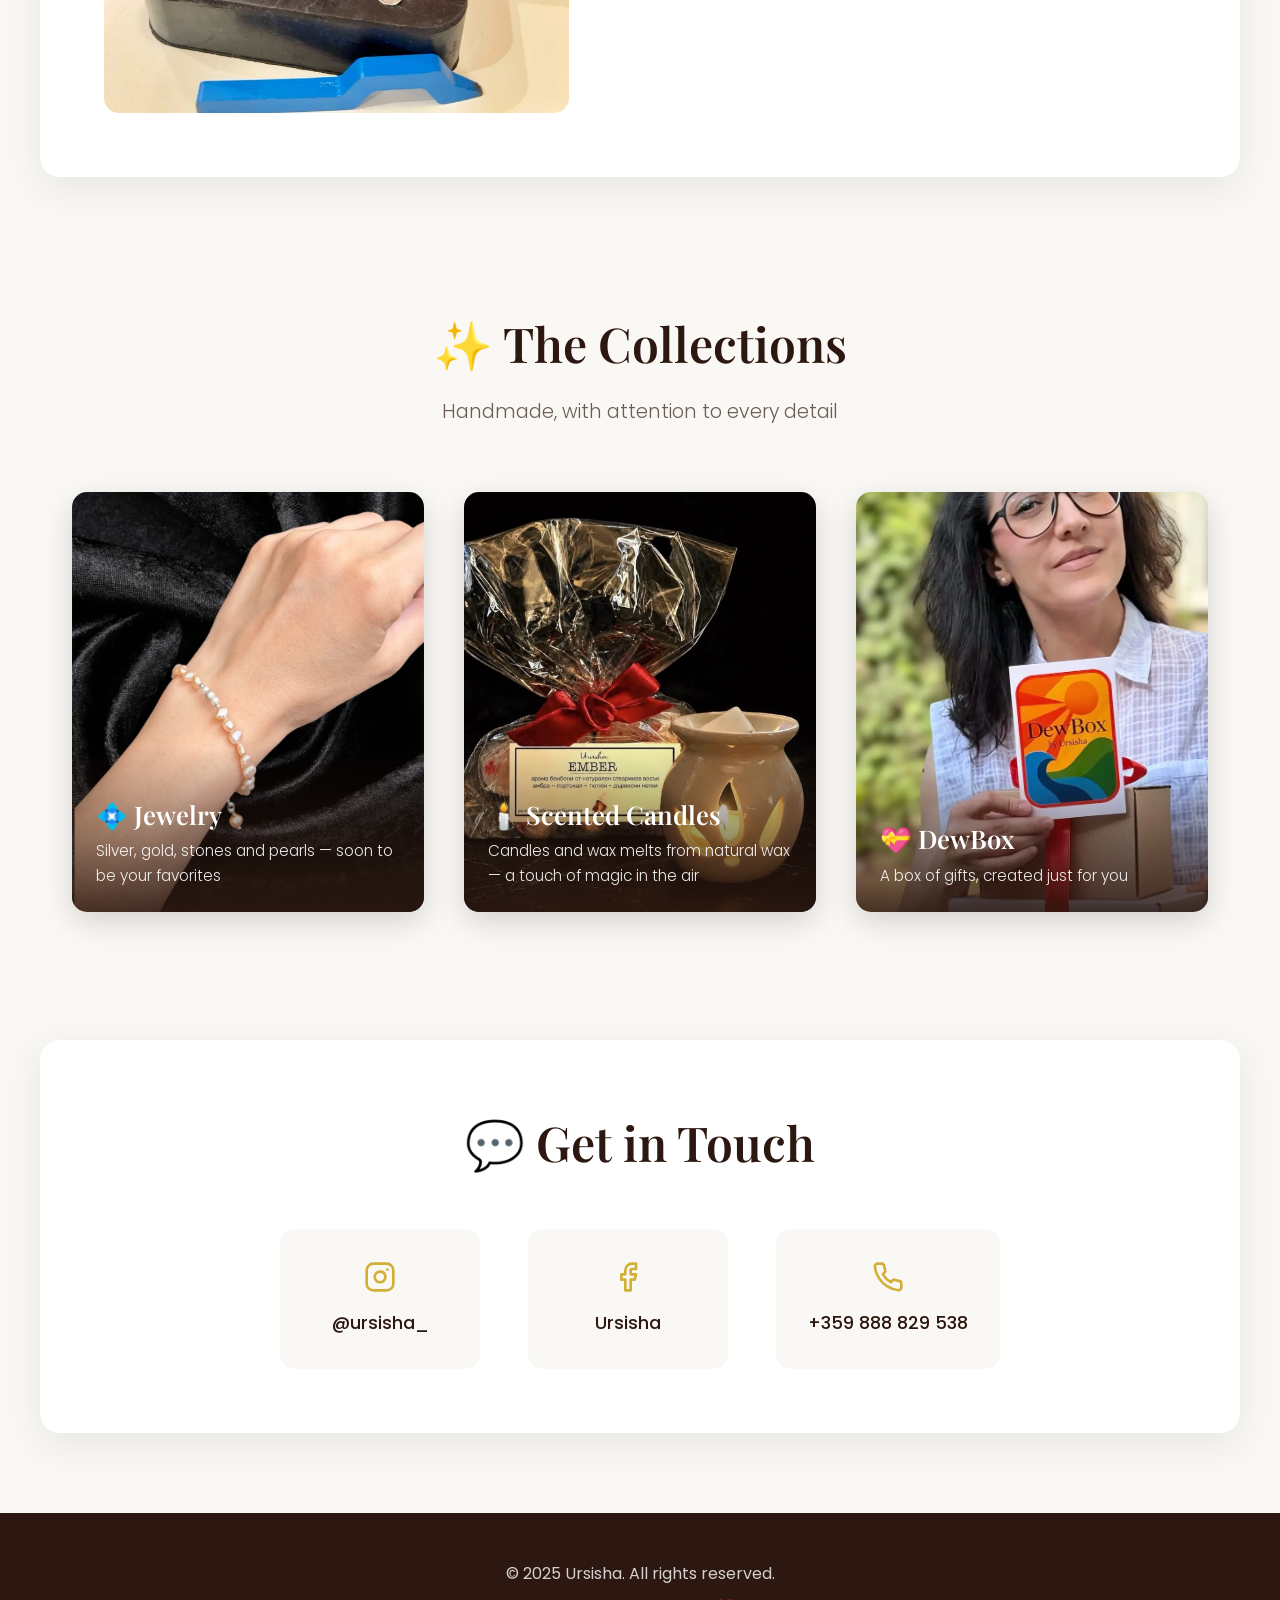
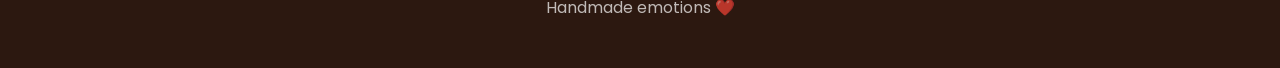
<file: en/index.html>
<!DOCTYPE html>
<html lang="en">
  <head>
    <meta charset="UTF-8" />
    <meta name="viewport" content="width=device-width, initial-scale=1.0" />
    <title>Ursisha — Handmade Jewelry, Scented Candles & Gifts</title>
    <meta
      name="description"
      content="Ursisha — handmade emotions. Handmade jewelry from silver and natural stones, scented candles and wax melts from natural wax, and personalized DewBox gift boxes."
    />

    <!-- Favicons -->
    <link
      rel="icon"
      type="image/png"
      sizes="192x192"
      href="/assets/icons/favicon-android-chrome-192x192.png"
    />
    <link
      rel="icon"
      type="image/png"
      sizes="512x512"
      href="/assets/icons/favicon-android-chrome-512x512.png"
    />
    <link
      rel="apple-touch-icon"
      sizes="180x180"
      href="/assets/icons/favicon-apple-touch-icon.png"
    />
    <link rel="icon" type="image/png" href="/assets/icons/favicon.png" />

    <!-- Preload LCP image -->
    <link
      rel="preload"
      as="image"
      href="/assets/home/home-hero.webp"
      fetchpriority="high"
    />

    <link rel="stylesheet" href="/styles.css" />

    <!-- Canonical + theme -->
    <link rel="canonical" href="https://ursisha.com/en/" />
    <meta name="theme-color" content="#2c1810" />

    <!-- hreflang -->
    <link rel="alternate" hreflang="bg" href="https://ursisha.com/" />
    <link rel="alternate" hreflang="en" href="https://ursisha.com/en/" />
    <link rel="alternate" hreflang="x-default" href="https://ursisha.com/" />

    <!-- Open Graph -->
    <meta property="og:type" content="website" />
    <meta property="og:site_name" content="Ursisha" />
    <meta
      property="og:title"
      content="Ursisha — Handmade Jewelry, Scented Candles & Gifts"
    />
    <meta
      property="og:description"
      content="Handmade emotions. Jewelry from silver and natural stones, scented candles, and personalized DewBox gift boxes — handmade in Bulgaria."
    />
    <meta property="og:url" content="https://ursisha.com/en/" />
    <meta
      property="og:image"
      content="https://ursisha.com/assets/home/home-hero.webp"
    />
    <meta property="og:image:width" content="1280" />
    <meta property="og:image:height" content="1600" />
    <meta property="og:locale" content="en_US" />
    <meta property="og:locale:alternate" content="bg_BG" />

    <!-- Twitter Card -->
    <meta name="twitter:card" content="summary_large_image" />
    <meta name="twitter:title" content="Ursisha — handmade emotions" />
    <meta
      name="twitter:description"
      content="Handmade jewelry, scented candles, and personalized gifts."
    />
    <meta
      name="twitter:image"
      content="https://ursisha.com/assets/home/home-hero.webp"
    />

    <!-- Structured data -->
    <script type="application/ld+json">
      {
        "@context": "https://schema.org",
        "@graph": [
          {
            "@type": "Organization",
            "@id": "https://ursisha.com/#organization",
            "name": "Ursisha",
            "url": "https://ursisha.com/",
            "logo": "https://ursisha.com/assets/branding/logo_horizontal.webp",
            "telephone": "+359888829538",
            "slogan": "Handmade emotions",
            "sameAs": [
              "https://instagram.com/ursisha_",
              "https://facebook.com/ursisha"
            ]
          },
          {
            "@type": "WebSite",
            "name": "Ursisha",
            "url": "https://ursisha.com/",
            "inLanguage": ["bg", "en"],
            "publisher": { "@id": "https://ursisha.com/#organization" }
          }
        ]
      }
    </script>
  </head>
  <body>
    <header>
      <nav>
        <a href="/en/" class="logo">
          <img
            src="/assets/branding/logo_horizontal.webp"
            alt="Ursisha Logo"
            class="logo-img logo-desktop"
            width="900"
            height="400"
          />
          <img
            src="/assets/branding/logo_small.webp"
            alt="Ursisha Logo"
            class="logo-img logo-mobile"
            width="400"
            height="418"
          />
        </a>
        <button
          class="menu-toggle"
          onclick="toggleMenu()"
          aria-label="Toggle menu"
        >
          <span></span>
          <span></span>
          <span></span>
        </button>
        <ul class="nav-links">
          <li><a href="/en/" onclick="closeMenu()" aria-current="page">Home</a></li>
          <li><a href="/en/jewelry/" onclick="closeMenu()">Jewelry</a></li>
          <li><a href="/en/candles/" onclick="closeMenu()">Candles</a></li>
          <li><a href="/en/dewbox/" onclick="closeMenu()">DewBox</a></li>
          <li><a href="#contact" onclick="closeMenu()">Contact</a></li>
        </ul>
        <a class="lang-switch" href="/" hreflang="bg">BG</a>
      </nav>
    </header>

    <section class="hero">
      <img
        class="hero-img"
        src="/assets/home/home-hero.webp"
        alt="Handmade Ursisha jewelry in a velvet gift box"
        width="1280"
        height="1600"
        fetchpriority="high"
      />
      <div class="hero-overlay"></div>
      <div class="hero-content">
        <h1>Ursisha</h1>
        <p class="hero-subtitle">
          Handmade emotions — jewelry, scents, and gifts, created with love
        </p>
        <a href="#collections" class="cta-button">Explore the Collections</a>
      </div>
    </section>

    <section id="about" class="story">
      <img
        src="/assets/home/workshop.webp"
        alt="Handcrafting silver jewelry in the Ursisha workshop"
        loading="lazy"
        width="810"
        height="1080"
      />
      <div>
        <h2>About Ursisha</h2>
        <p>
          Ursisha was born from a love of beautiful little things — and the
          belief that a gift is an emotion.
        </p>
        <p>
          In the Ursisha workshop everything is handcrafted — jewelry from silver, gold, natural stones and pearls, scented candles and wax melts from natural wax, and personalized surprise boxes — DewBox.
        </p>
        <p>
          Everything that leaves this workshop carries a piece of care — for you,
          or for someone you love.
        </p>
      </div>
    </section>

    <section id="collections">
      <h2 class="section-title">✨ The Collections</h2>
      <p class="section-subtitle">Handmade, with attention to every detail</p>
      <div class="collections-grid">
        <a href="/en/jewelry/" class="collection-card">
          <img
            src="/assets/jewelry/jewelry-1.webp"
            alt="Natural pearl bracelet — handmade Ursisha jewelry"
            loading="lazy"
            width="864"
            height="1080"
          />
          <div class="collection-card-label">
            <h3>💠 Jewelry</h3>
            <p>Silver, gold, stones and pearls — soon to be your favorites</p>
          </div>
        </a>
        <a href="/en/candles/" class="collection-card">
          <img
            src="/assets/candles/candles-hero.webp"
            alt="EMBER scented wax melts with a ceramic aroma burner"
            loading="lazy"
            width="1080"
            height="1350"
          />
          <div class="collection-card-label">
            <h3>🕯️ Scented Candles</h3>
            <p>Candles and wax melts from natural wax — a touch of magic in the air</p>
          </div>
        </a>
        <a href="/en/dewbox/" class="collection-card">
          <img
            src="/assets/hero-poster.webp"
            alt="DewBox — a personalized box of gifts"
            loading="lazy"
            width="800"
            height="1420"
          />
          <div class="collection-card-label">
            <h3>💝 DewBox</h3>
            <p>A box of gifts, created just for you</p>
          </div>
        </a>
      </div>
    </section>

    <section id="contact" class="contact">
      <h2 class="section-title">💬 Get in Touch</h2>
      <div class="contact-info">
        <a
          href="https://instagram.com/ursisha_"
          target="_blank"
          class="contact-item"
        >
          <svg
            xmlns="http://www.w3.org/2000/svg"
            width="32"
            height="32"
            viewBox="0 0 24 24"
            fill="none"
            stroke="currentColor"
            stroke-width="2"
            stroke-linecap="round"
            stroke-linejoin="round"
          >
            <rect x="2" y="2" width="20" height="20" rx="5" ry="5"></rect>
            <path d="M16 11.37A4 4 0 1 1 12.63 8 4 4 0 0 1 16 11.37z"></path>
            <line x1="17.5" y1="6.5" x2="17.51" y2="6.5"></line>
          </svg>
          <span>@ursisha_</span>
        </a>
        <a
          href="https://facebook.com/ursisha"
          target="_blank"
          class="contact-item"
        >
          <svg
            xmlns="http://www.w3.org/2000/svg"
            width="32"
            height="32"
            viewBox="0 0 24 24"
            fill="none"
            stroke="currentColor"
            stroke-width="2"
            stroke-linecap="round"
            stroke-linejoin="round"
          >
            <path
              d="M18 2h-3a5 5 0 0 0-5 5v3H7v4h3v8h4v-8h3l1-4h-4V7a1 1 0 0 1 1-1h3z"
            ></path>
          </svg>
          <span>Ursisha</span>
        </a>
        <a href="tel:+359888829538" class="contact-item">
          <svg
            xmlns="http://www.w3.org/2000/svg"
            width="32"
            height="32"
            viewBox="0 0 24 24"
            fill="none"
            stroke="currentColor"
            stroke-width="2"
            stroke-linecap="round"
            stroke-linejoin="round"
          >
            <path
              d="M22 16.92v3a2 2 0 0 1-2.18 2 19.79 19.79 0 0 1-8.63-3.07 19.5 19.5 0 0 1-6-6 19.79 19.79 0 0 1-3.07-8.67A2 2 0 0 1 4.11 2h3a2 2 0 0 1 2 1.72 12.84 12.84 0 0 0 .7 2.81 2 2 0 0 1-.45 2.11L8.09 9.91a16 16 0 0 0 6 6l1.27-1.27a2 2 0 0 1 2.11-.45 12.84 12.84 0 0 0 2.81.7A2 2 0 0 1 22 16.92z"
            ></path>
          </svg>
          <span>+359 888 829 538</span>
        </a>
      </div>
    </section>

    <footer>
      <p>&copy; 2025 Ursisha. All rights reserved.</p>
      <p style="margin-top: 0.5rem; opacity: 0.7">
        Handmade emotions ❤️
      </p>
    </footer>

    <script>
      // Mobile menu toggle
      function toggleMenu() {
        const navLinks = document.querySelector(".nav-links");
        const menuToggle = document.querySelector(".menu-toggle");
        navLinks.classList.toggle("active");
        menuToggle.classList.toggle("active");
        document.body.style.overflow = navLinks.classList.contains("active")
          ? "hidden"
          : "auto";
      }

      function closeMenu() {
        const navLinks = document.querySelector(".nav-links");
        const menuToggle = document.querySelector(".menu-toggle");
        navLinks.classList.remove("active");
        menuToggle.classList.remove("active");
        document.body.style.overflow = "auto";
      }

      // Smooth scroll with offset for fixed header
      document.querySelectorAll('a[href^="#"]').forEach((anchor) => {
        anchor.addEventListener("click", function (e) {
          const targetId = this.getAttribute("href");
          if (targetId === "#") return;
          const target = document.querySelector(targetId);
          if (target) {
            e.preventDefault();
            window.scrollTo({
              top: target.offsetTop - 80,
              behavior: "smooth",
            });
          }
        });
      });
    </script>
  </body>
</html>
</file>
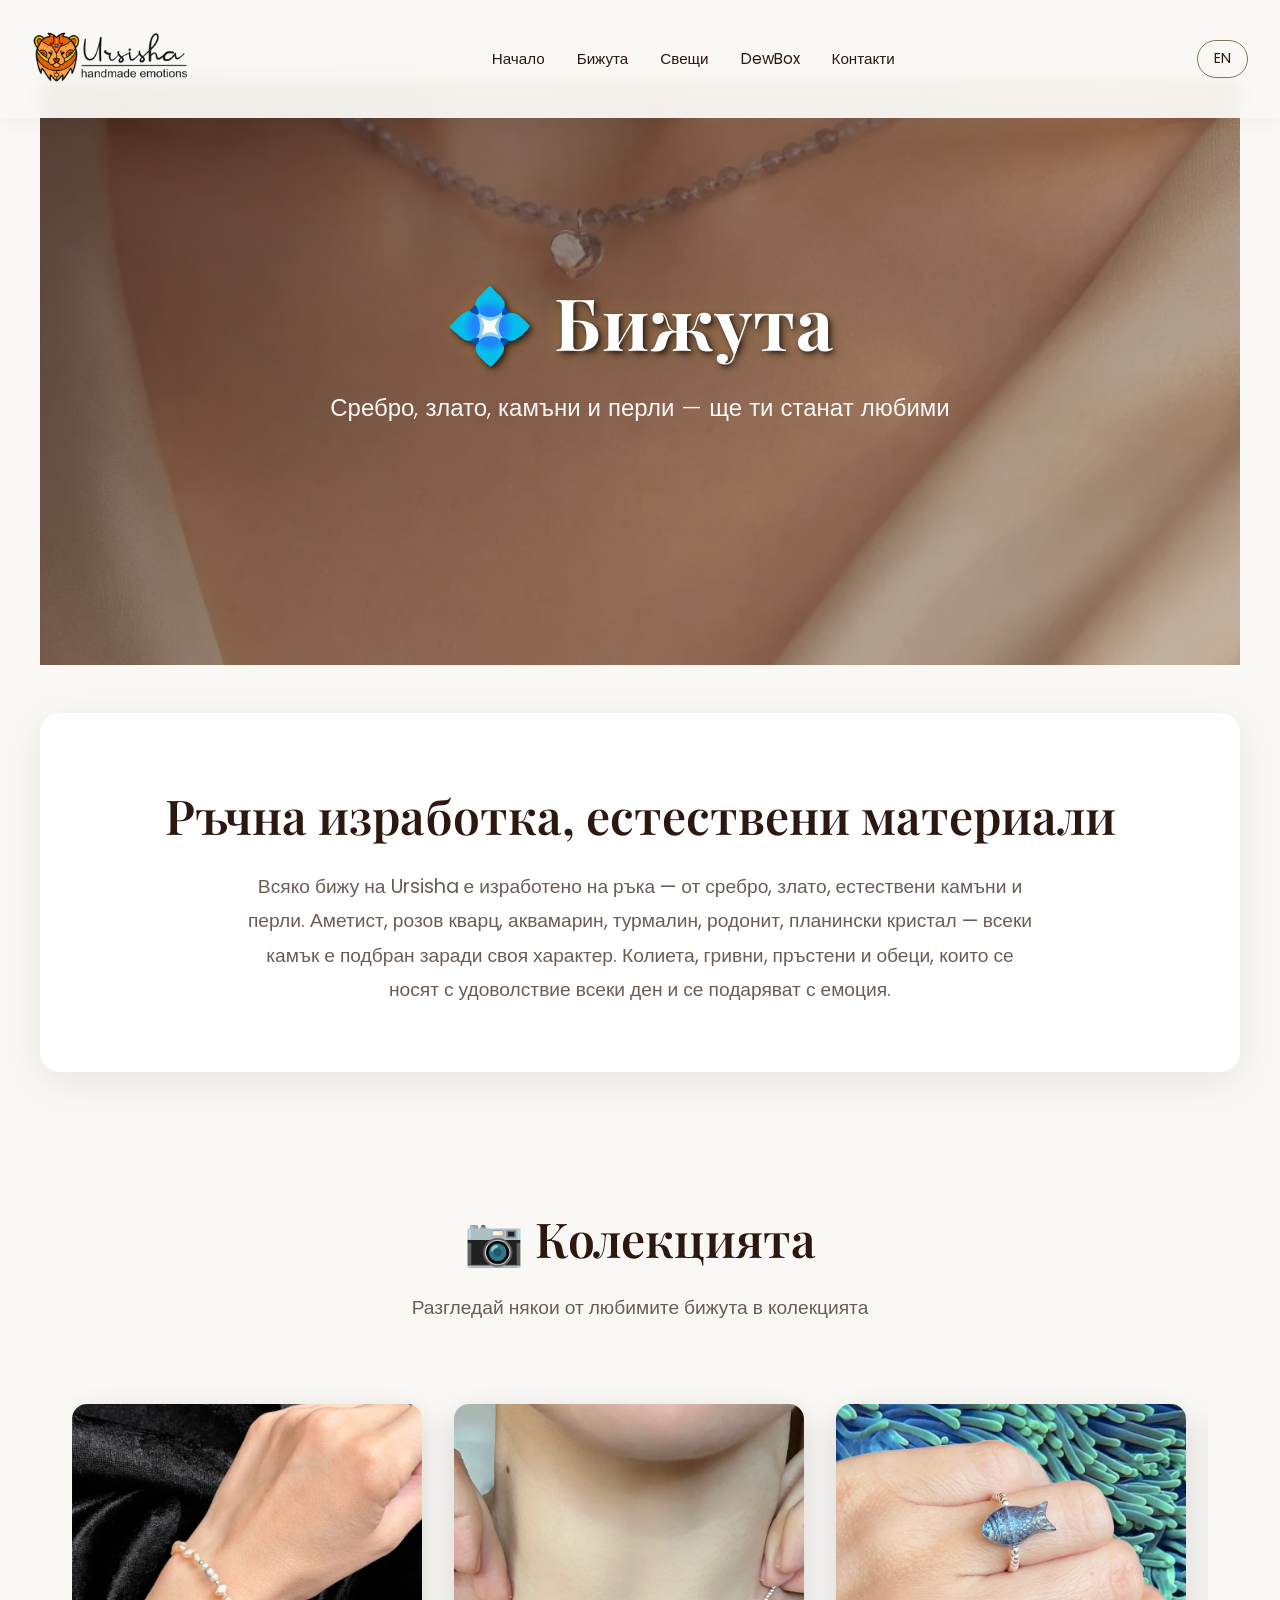
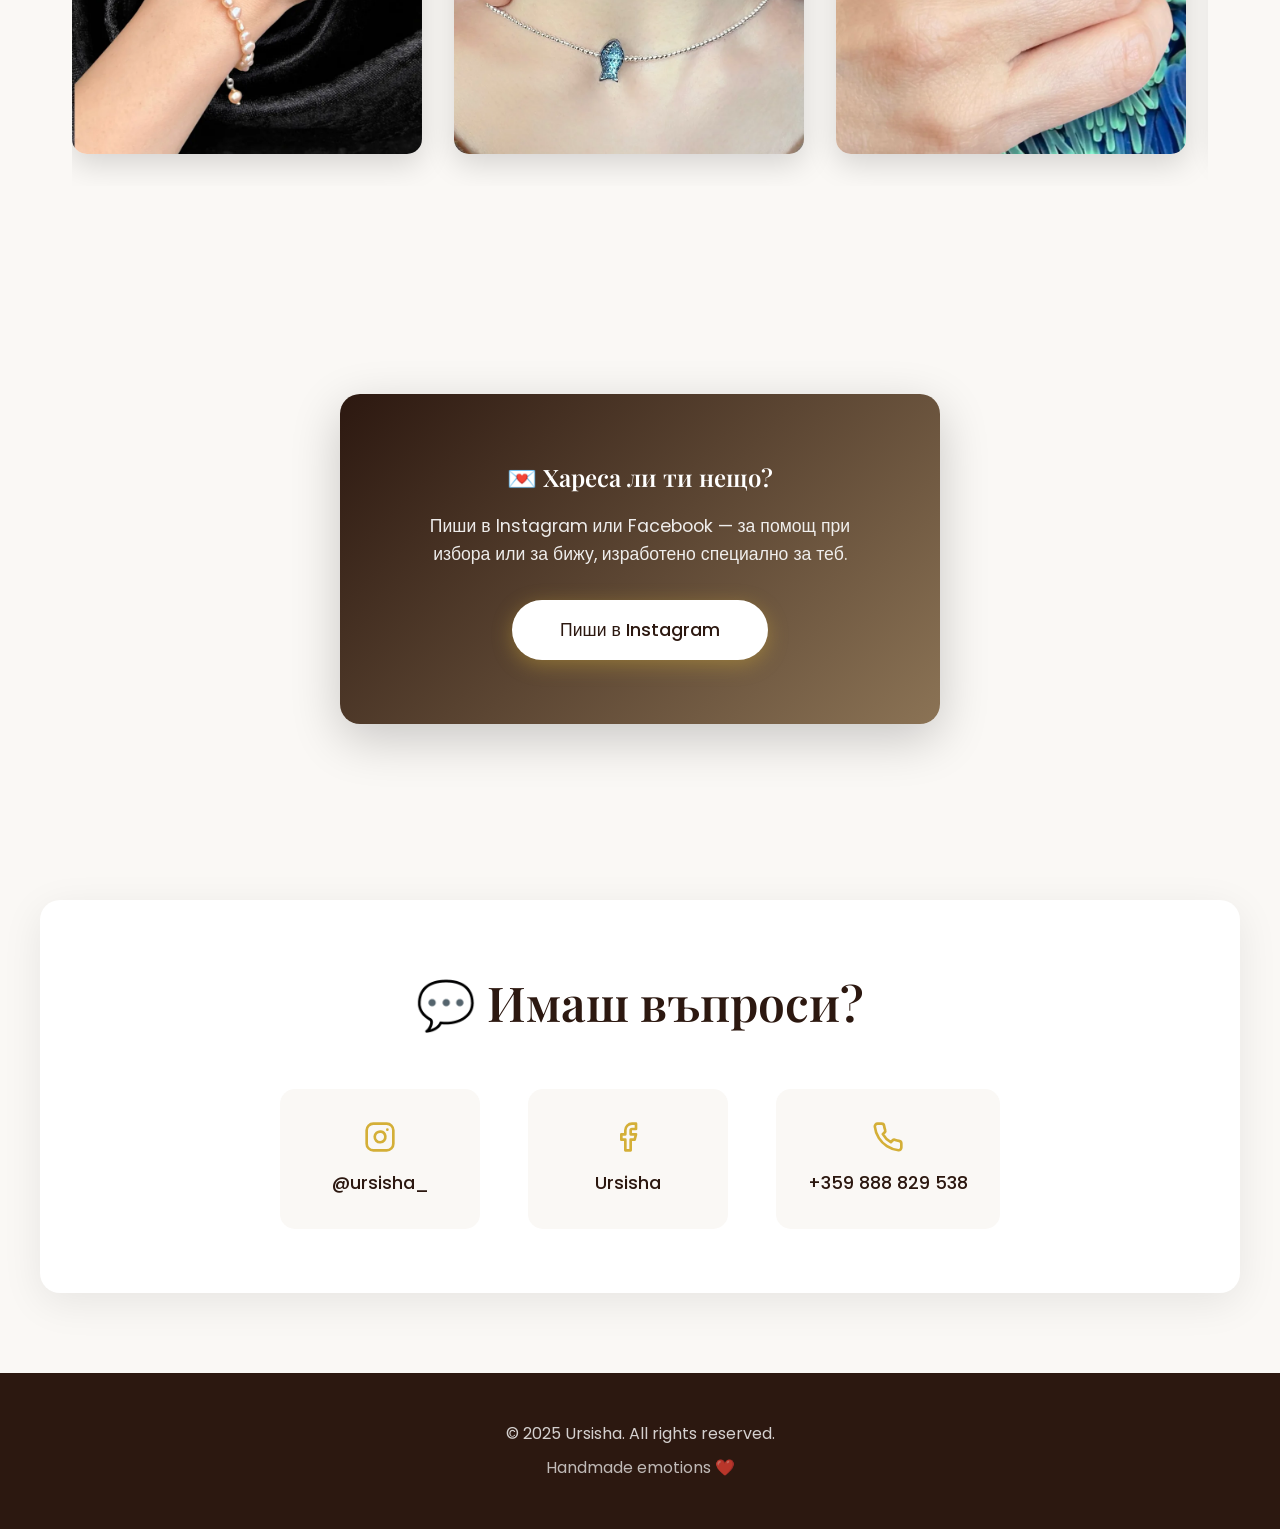
<file: jewelry/index.html>
<!DOCTYPE html>
<html lang="bg">
  <head>
    <meta charset="UTF-8" />
    <meta name="viewport" content="width=device-width, initial-scale=1.0" />
    <title>Бижута — Ursisha | Ръчно изработени бижута от сребро и естествени камъни</title>
    <meta
      name="description"
      content="Ръчно изработени бижута от сребро, злато, естествени камъни и перли. Колиета, гривни, пръстени и обеци — създадени с любов от Ursisha."
    />

    <!-- Favicons -->
    <link
      rel="icon"
      type="image/png"
      sizes="192x192"
      href="/assets/icons/favicon-android-chrome-192x192.png"
    />
    <link
      rel="icon"
      type="image/png"
      sizes="512x512"
      href="/assets/icons/favicon-android-chrome-512x512.png"
    />
    <link
      rel="apple-touch-icon"
      sizes="180x180"
      href="/assets/icons/favicon-apple-touch-icon.png"
    />
    <link rel="icon" type="image/png" href="/assets/icons/favicon.png" />

    <!-- Preload LCP image -->
    <link
      rel="preload"
      as="image"
      href="/assets/jewelry/jewelry-hero.webp"
      fetchpriority="high"
    />

    <link rel="stylesheet" href="/styles.css" />

    <!-- Canonical + theme -->
    <link rel="canonical" href="https://ursisha.com/jewelry/" />
    <meta name="theme-color" content="#2c1810" />

    <!-- hreflang -->
    <link rel="alternate" hreflang="bg" href="https://ursisha.com/jewelry/" />
    <link rel="alternate" hreflang="en" href="https://ursisha.com/en/jewelry/" />
    <link
      rel="alternate"
      hreflang="x-default"
      href="https://ursisha.com/jewelry/"
    />

    <!-- Open Graph -->
    <meta property="og:type" content="website" />
    <meta property="og:site_name" content="Ursisha" />
    <meta
      property="og:title"
      content="Бижута — Ursisha | Ръчно изработени бижута от сребро и естествени камъни"
    />
    <meta
      property="og:description"
      content="Колиета, гривни, пръстени и обеци от сребро, естествени камъни и перли — ръчна изработка от Ursisha."
    />
    <meta property="og:url" content="https://ursisha.com/jewelry/" />
    <meta
      property="og:image"
      content="https://ursisha.com/assets/jewelry/jewelry-hero.webp"
    />
    <meta property="og:image:width" content="1024" />
    <meta property="og:image:height" content="1365" />
    <meta property="og:locale" content="bg_BG" />
    <meta property="og:locale:alternate" content="en_US" />

    <!-- Twitter Card -->
    <meta name="twitter:card" content="summary_large_image" />
    <meta name="twitter:title" content="Бижута — Ursisha" />
    <meta
      name="twitter:description"
      content="Ръчно изработени бижута от сребро, естествени камъни и перли."
    />
    <meta
      name="twitter:image"
      content="https://ursisha.com/assets/jewelry/jewelry-hero.webp"
    />

    <!-- Structured data -->
    <script type="application/ld+json">
      {
        "@context": "https://schema.org",
        "@graph": [
          {
            "@type": "BreadcrumbList",
            "itemListElement": [
              {
                "@type": "ListItem",
                "position": 1,
                "name": "Ursisha",
                "item": "https://ursisha.com/"
              },
              {
                "@type": "ListItem",
                "position": 2,
                "name": "Бижута",
                "item": "https://ursisha.com/jewelry/"
              }
            ]
          },
          {
            "@type": "CollectionPage",
            "name": "Бижута — Ursisha",
            "description": "Ръчно изработени бижута от сребро, злато, естествени камъни и перли.",
            "url": "https://ursisha.com/jewelry/",
            "inLanguage": "bg",
            "isPartOf": { "@type": "WebSite", "url": "https://ursisha.com/" }
          }
        ]
      }
    </script>
  </head>
  <body>
    <header>
      <nav>
        <a href="/" class="logo">
          <img
            src="/assets/branding/logo_horizontal.webp"
            alt="Ursisha Logo"
            class="logo-img logo-desktop"
            width="900"
            height="400"
          />
          <img
            src="/assets/branding/logo_small.webp"
            alt="Ursisha Logo"
            class="logo-img logo-mobile"
            width="400"
            height="418"
          />
        </a>
        <button
          class="menu-toggle"
          onclick="toggleMenu()"
          aria-label="Toggle menu"
        >
          <span></span>
          <span></span>
          <span></span>
        </button>
        <ul class="nav-links">
          <li><a href="/" onclick="closeMenu()">Начало</a></li>
          <li><a href="/jewelry/" onclick="closeMenu()" aria-current="page">Бижута</a></li>
          <li><a href="/candles/" onclick="closeMenu()">Свещи</a></li>
          <li><a href="/dewbox/" onclick="closeMenu()">DewBox</a></li>
          <li><a href="#contact" onclick="closeMenu()">Контакти</a></li>
        </ul>
        <a class="lang-switch" href="/en/jewelry/" hreflang="en">EN</a>
      </nav>
    </header>

    <section class="hero hero-short">
      <img
        class="hero-img"
        src="/assets/jewelry/jewelry-hero.webp"
        alt="Нежно колие от естествени камъни — ръчно изработено от Ursisha"
        width="1024"
        height="1365"
        fetchpriority="high"
      />
      <div class="hero-overlay"></div>
      <div class="hero-content">
        <h1>💠 Бижута</h1>
        <p class="hero-subtitle">
          Сребро, злато, камъни и перли — ще ти станат любими
        </p>
      </div>
    </section>

    <section id="about" class="about">
      <h2 class="section-title">Ръчна изработка, естествени материали</h2>
      <p>
        Всяко бижу на Ursisha е изработено на ръка — от сребро, злато, естествени камъни и перли. Аметист, розов кварц,
        аквамарин, турмалин, родонит, планински кристал — всеки камък е
        подбран заради своя характер. Колиета, гривни, пръстени и обеци,
        които се носят с удоволствие всеки ден и се подаряват с емоция.
      </p>
    </section>

    <section id="gallery">
      <h2 class="section-title">📷 Колекцията</h2>
      <p class="section-subtitle">
        Разгледай някои от любимите бижута в колекцията
      </p>
      <div class="gallery">
        <div class="gallery-item">
          <img
            src="/assets/jewelry/jewelry-1.webp"
            alt="Гривна от естествени перли върху черна коприна"
            loading="lazy"
            width="864"
            height="1080"
          />
        </div>
        <div class="gallery-item">
          <img
            src="/assets/jewelry/jewelry-2.webp"
            alt="Сребърно колие с висулка рибка"
            loading="lazy"
            width="865"
            height="1080"
          />
        </div>
        <div class="gallery-item">
          <img
            src="/assets/jewelry/jewelry-3.webp"
            alt="Сребърен пръстен с рибка"
            loading="lazy"
            width="865"
            height="1080"
          />
        </div>
        <div class="gallery-item">
          <img
            src="/assets/jewelry/jewelry-4.webp"
            alt="Сребърен пръстен с голям естествен камък"
            loading="lazy"
            width="864"
            height="1080"
          />
        </div>
        <div class="gallery-item">
          <img
            src="/assets/jewelry/jewelry-5.webp"
            alt="Колие от аметист в подаръчна кутия"
            loading="lazy"
            width="864"
            height="1080"
          />
        </div>
        <div class="gallery-item">
          <img
            src="/assets/jewelry/jewelry-6.webp"
            alt="Колие от планински кристал със сребърна висулка сърце"
            loading="lazy"
            width="812"
            height="1080"
          />
        </div>
        <div class="gallery-item">
          <img
            src="/assets/jewelry/jewelry-7.webp"
            alt="Колие от родонит със сребърна висулка сърце"
            loading="lazy"
            width="812"
            height="1080"
          />
        </div>
        <div class="gallery-item">
          <img
            src="/assets/jewelry/jewelry-8.webp"
            alt="Колие чокър от розов кварц с перла"
            loading="lazy"
            width="810"
            height="1080"
          />
        </div>
        <div class="gallery-item">
          <img
            src="/assets/jewelry/jewelry-9.webp"
            alt="Гривна от естествени камъни в подаръчна кутия"
            loading="lazy"
            width="864"
            height="1080"
          />
        </div>
        <div class="gallery-item">
          <img
            src="/assets/jewelry/jewelry-10.webp"
            alt="Колие от аметист с висулка луна"
            loading="lazy"
            width="865"
            height="1080"
          />
        </div>
        <div class="gallery-item">
          <img
            src="/assets/jewelry/jewelry-11.webp"
            alt="Колие от естествени перли"
            loading="lazy"
            width="864"
            height="1080"
          />
        </div>
        <div class="gallery-item">
          <img
            src="/assets/jewelry/jewelry-12.webp"
            alt="Сребърни пръстени с кристални сърца Swarovski"
            loading="lazy"
            width="864"
            height="1080"
          />
        </div>
        <div class="gallery-item">
          <img
            src="/assets/jewelry/jewelry-13.webp"
            alt="Златни обеци с блестящи кристали"
            loading="lazy"
            width="1024"
            height="1024"
          />
        </div>
        <div class="gallery-item">
          <img
            src="/assets/jewelry/jewelry-14.webp"
            alt="Обеца с кристал, носена на ухо"
            loading="lazy"
            width="1024"
            height="1024"
          />
        </div>
        <div class="gallery-item">
          <img
            src="/assets/jewelry/jewelry-15.webp"
            alt="Обеца с лилав кристал"
            loading="lazy"
            width="810"
            height="1080"
          />
        </div>
        <div class="gallery-item">
          <img
            src="/assets/jewelry/jewelry-16.webp"
            alt="Златни обеци топчета в подаръчна кутия"
            loading="lazy"
            width="1080"
            height="865"
          />
        </div>
        <div class="gallery-item">
          <img
            src="/assets/jewelry/jewelry-17.webp"
            alt="Обеци сърца с кристална инкрустация"
            loading="lazy"
            width="1080"
            height="865"
          />
        </div>
        <div class="gallery-item">
          <img
            src="/assets/jewelry/jewelry-18.webp"
            alt="Златна обеца топче, носена на ухо"
            loading="lazy"
            width="1024"
            height="820"
          />
        </div>
        <div class="gallery-item">
          <img
            src="/assets/jewelry/jewelry-19.webp"
            alt="Сребърен пръстен верижка с висулка сърце"
            loading="lazy"
            width="812"
            height="1080"
          />
        </div>
        <div class="gallery-item">
          <img
            src="/assets/jewelry/jewelry-20.webp"
            alt="Цветни обеци с кристали в подаръчни кутийки"
            loading="lazy"
            width="864"
            height="1080"
          />
        </div>
        <div class="gallery-item">
          <img
            src="/assets/jewelry/jewelry-21.webp"
            alt="Пръстен с лапис лазули"
            loading="lazy"
            width="864"
            height="1080"
          />
        </div>
      </div>
    </section>

    <section id="order">
      <div class="price-box">
        <h2>💌 Хареса ли ти нещо?</h2>
        <p class="price-description">
          Пиши в Instagram или Facebook — за помощ при избора или за бижу, изработено специално за теб.
        </p>
        <a
          href="https://instagram.com/ursisha_"
          target="_blank"
          class="cta-button"
          style="background: white; color: var(--primary-color); margin-top: 2rem"
          >Пиши в Instagram</a
        >
      </div>
    </section>

    <section id="contact" class="contact">
      <h2 class="section-title">💬 Имаш въпроси?</h2>
      <div class="contact-info">
        <a
          href="https://instagram.com/ursisha_"
          target="_blank"
          class="contact-item"
        >
          <svg
            xmlns="http://www.w3.org/2000/svg"
            width="32"
            height="32"
            viewBox="0 0 24 24"
            fill="none"
            stroke="currentColor"
            stroke-width="2"
            stroke-linecap="round"
            stroke-linejoin="round"
          >
            <rect x="2" y="2" width="20" height="20" rx="5" ry="5"></rect>
            <path d="M16 11.37A4 4 0 1 1 12.63 8 4 4 0 0 1 16 11.37z"></path>
            <line x1="17.5" y1="6.5" x2="17.51" y2="6.5"></line>
          </svg>
          <span>@ursisha_</span>
        </a>
        <a
          href="https://facebook.com/ursisha"
          target="_blank"
          class="contact-item"
        >
          <svg
            xmlns="http://www.w3.org/2000/svg"
            width="32"
            height="32"
            viewBox="0 0 24 24"
            fill="none"
            stroke="currentColor"
            stroke-width="2"
            stroke-linecap="round"
            stroke-linejoin="round"
          >
            <path
              d="M18 2h-3a5 5 0 0 0-5 5v3H7v4h3v8h4v-8h3l1-4h-4V7a1 1 0 0 1 1-1h3z"
            ></path>
          </svg>
          <span>Ursisha</span>
        </a>
        <a href="tel:+359888829538" class="contact-item">
          <svg
            xmlns="http://www.w3.org/2000/svg"
            width="32"
            height="32"
            viewBox="0 0 24 24"
            fill="none"
            stroke="currentColor"
            stroke-width="2"
            stroke-linecap="round"
            stroke-linejoin="round"
          >
            <path
              d="M22 16.92v3a2 2 0 0 1-2.18 2 19.79 19.79 0 0 1-8.63-3.07 19.5 19.5 0 0 1-6-6 19.79 19.79 0 0 1-3.07-8.67A2 2 0 0 1 4.11 2h3a2 2 0 0 1 2 1.72 12.84 12.84 0 0 0 .7 2.81 2 2 0 0 1-.45 2.11L8.09 9.91a16 16 0 0 0 6 6l1.27-1.27a2 2 0 0 1 2.11-.45 12.84 12.84 0 0 0 2.81.7A2 2 0 0 1 22 16.92z"
            ></path>
          </svg>
          <span>+359 888 829 538</span>
        </a>
      </div>
    </section>

    <footer>
      <p>&copy; 2025 Ursisha. All rights reserved.</p>
      <p style="margin-top: 0.5rem; opacity: 0.7">
        Handmade emotions ❤️
      </p>
    </footer>

    <!-- Lightbox Modal -->
    <div id="lightbox" class="lightbox">
      <span class="lightbox-close">&times;</span>
      <img class="lightbox-content" id="lightbox-img" />
      <div class="lightbox-caption" id="lightbox-caption"></div>
      <button class="lightbox-prev">&#10094;</button>
      <button class="lightbox-next">&#10095;</button>
    </div>

    <script>
      // Mobile menu toggle
      function toggleMenu() {
        const navLinks = document.querySelector(".nav-links");
        const menuToggle = document.querySelector(".menu-toggle");
        navLinks.classList.toggle("active");
        menuToggle.classList.toggle("active");
        document.body.style.overflow = navLinks.classList.contains("active")
          ? "hidden"
          : "auto";
      }

      function closeMenu() {
        const navLinks = document.querySelector(".nav-links");
        const menuToggle = document.querySelector(".menu-toggle");
        navLinks.classList.remove("active");
        menuToggle.classList.remove("active");
        document.body.style.overflow = "auto";
      }

      // Smooth scroll with offset for fixed header
      document.querySelectorAll('a[href^="#"]').forEach((anchor) => {
        anchor.addEventListener("click", function (e) {
          const targetId = this.getAttribute("href");
          if (targetId === "#") return;
          const target = document.querySelector(targetId);
          if (target) {
            e.preventDefault();
            window.scrollTo({
              top: target.offsetTop - 80,
              behavior: "smooth",
            });
          }
        });
      });

      // Lightbox
      const lightbox = document.getElementById("lightbox");
      const lightboxImg = document.getElementById("lightbox-img");
      const lightboxCaption = document.getElementById("lightbox-caption");
      const closeBtn = document.querySelector(".lightbox-close");
      const prevBtn = document.querySelector(".lightbox-prev");
      const nextBtn = document.querySelector(".lightbox-next");
      const galleryImages = Array.from(
        document.querySelectorAll(".gallery-item img")
      );
      let currentImageIndex = 0;

      function showImage(index) {
        currentImageIndex = index;
        lightboxImg.src = galleryImages[index].src;
        lightboxCaption.textContent = galleryImages[index].alt;
      }

      function openLightbox(index) {
        showImage(index);
        lightbox.style.display = "flex";
        document.body.style.overflow = "hidden";
      }

      function closeLightbox() {
        lightbox.style.display = "none";
        document.body.style.overflow = "auto";
      }

      function changeImage(direction) {
        const next =
          (currentImageIndex + direction + galleryImages.length) %
          galleryImages.length;
        showImage(next);
      }

      document.addEventListener("click", function (e) {
        const img = e.target.closest(".gallery-item img");
        if (img) openLightbox(galleryImages.indexOf(img));
      });

      closeBtn.addEventListener("click", closeLightbox);
      lightbox.addEventListener("click", function (e) {
        if (e.target === lightbox) closeLightbox();
      });
      prevBtn.addEventListener("click", () => changeImage(-1));
      nextBtn.addEventListener("click", () => changeImage(1));

      document.addEventListener("keydown", function (e) {
        if (lightbox.style.display !== "flex") return;
        if (e.key === "Escape") closeLightbox();
        if (e.key === "ArrowLeft") changeImage(-1);
        if (e.key === "ArrowRight") changeImage(1);
      });
    </script>
  </body>
</html>
</file>
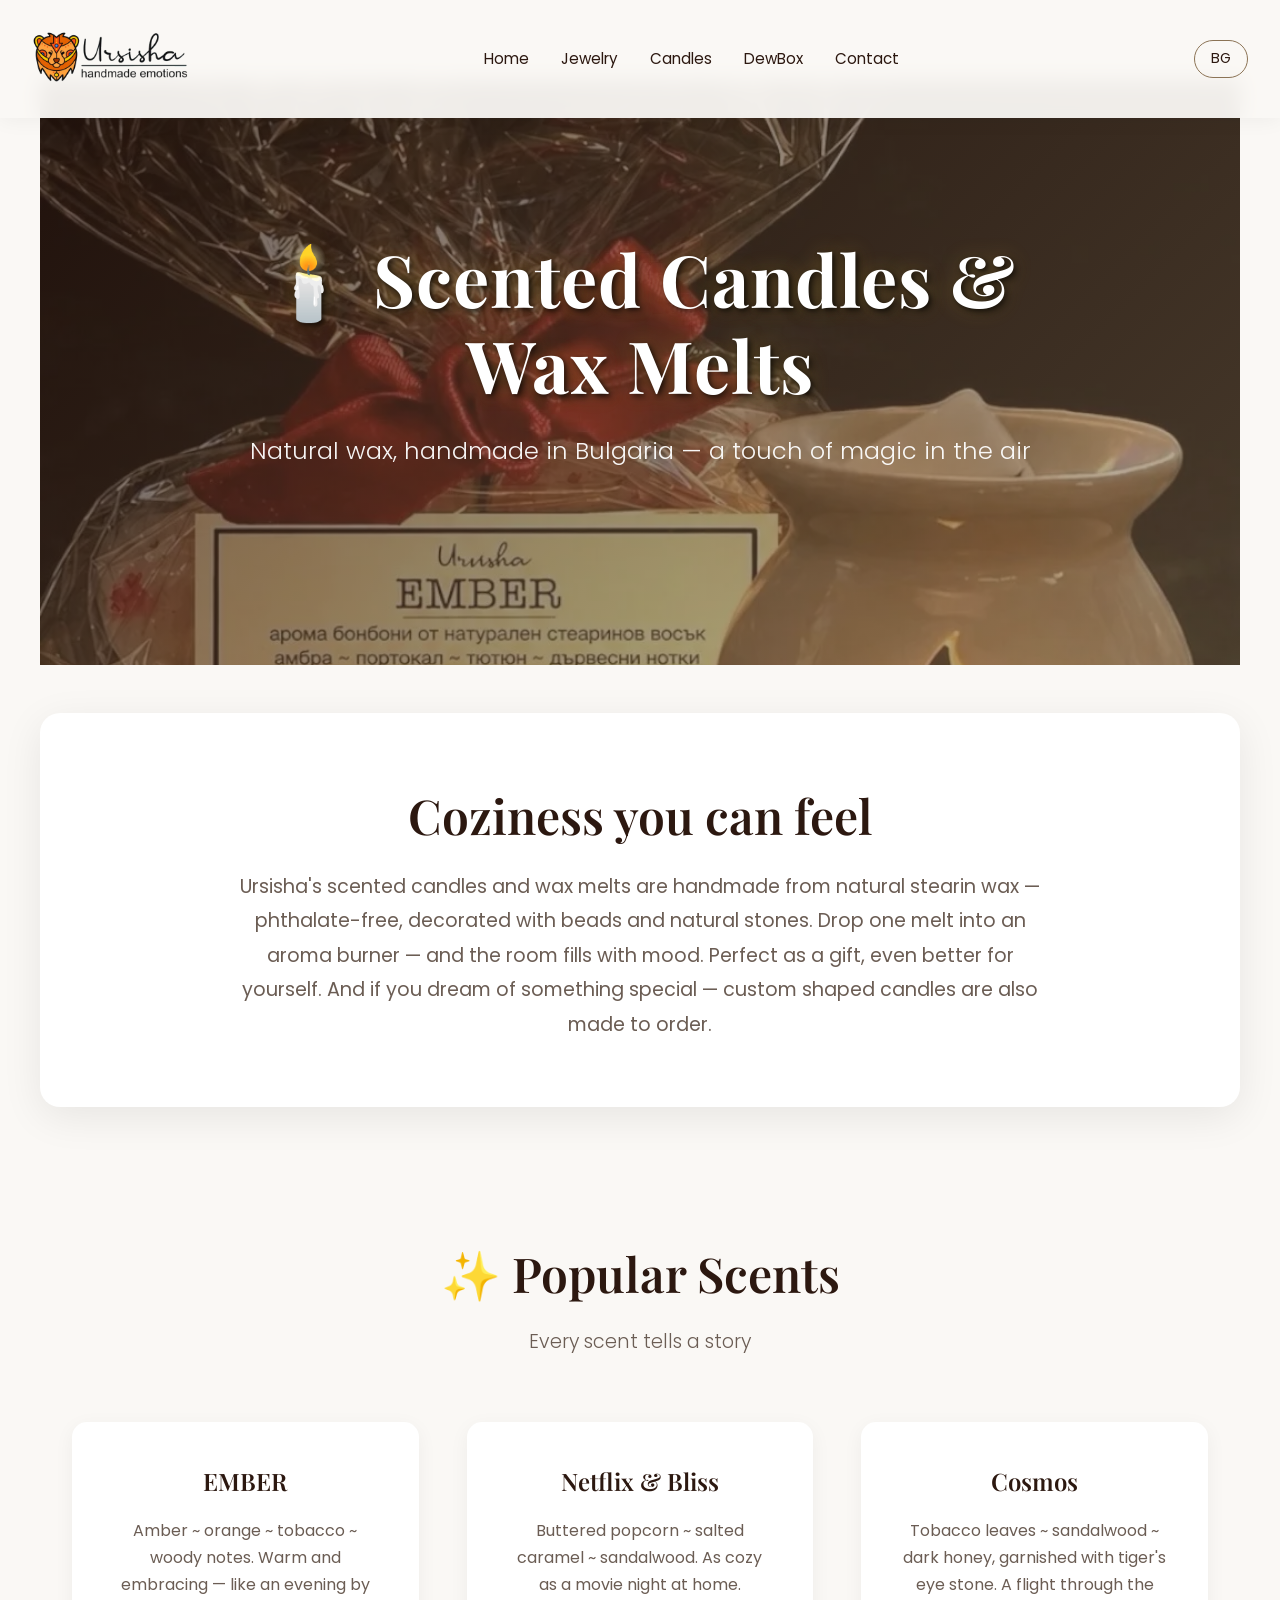
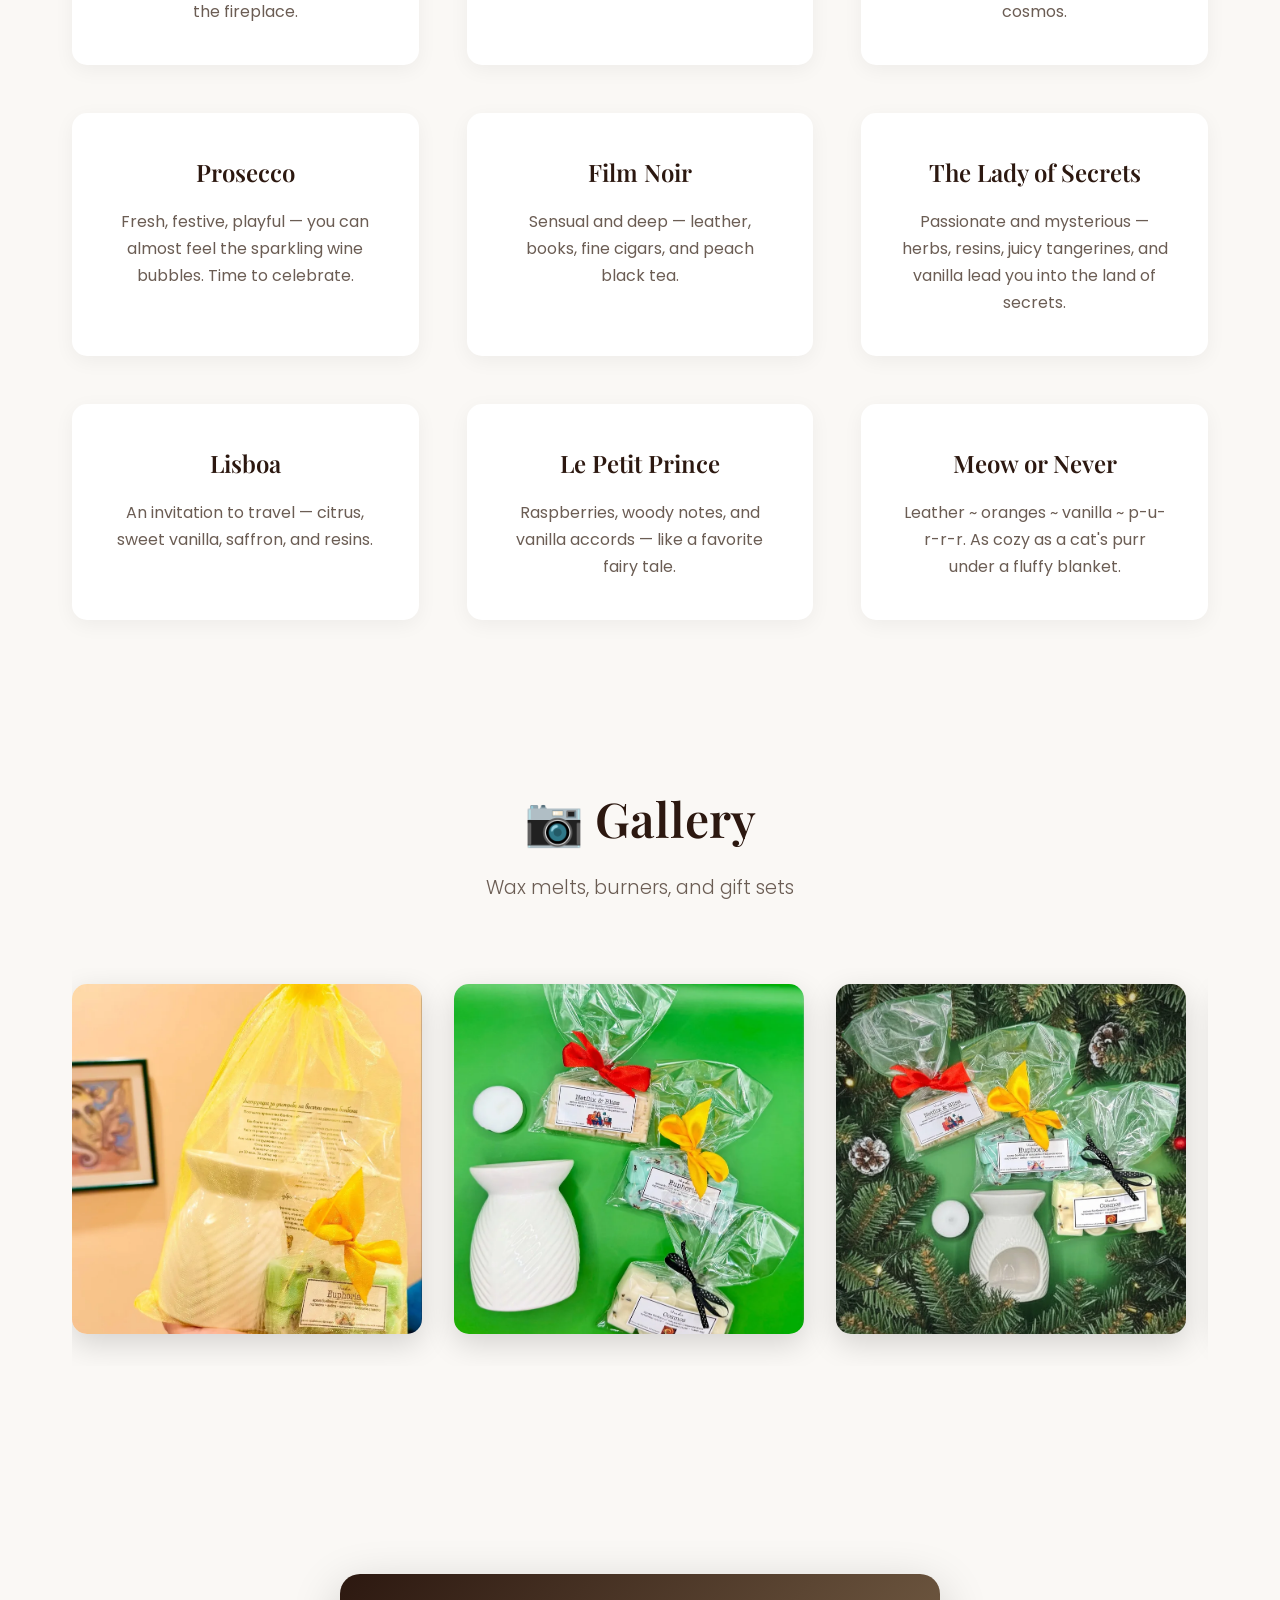
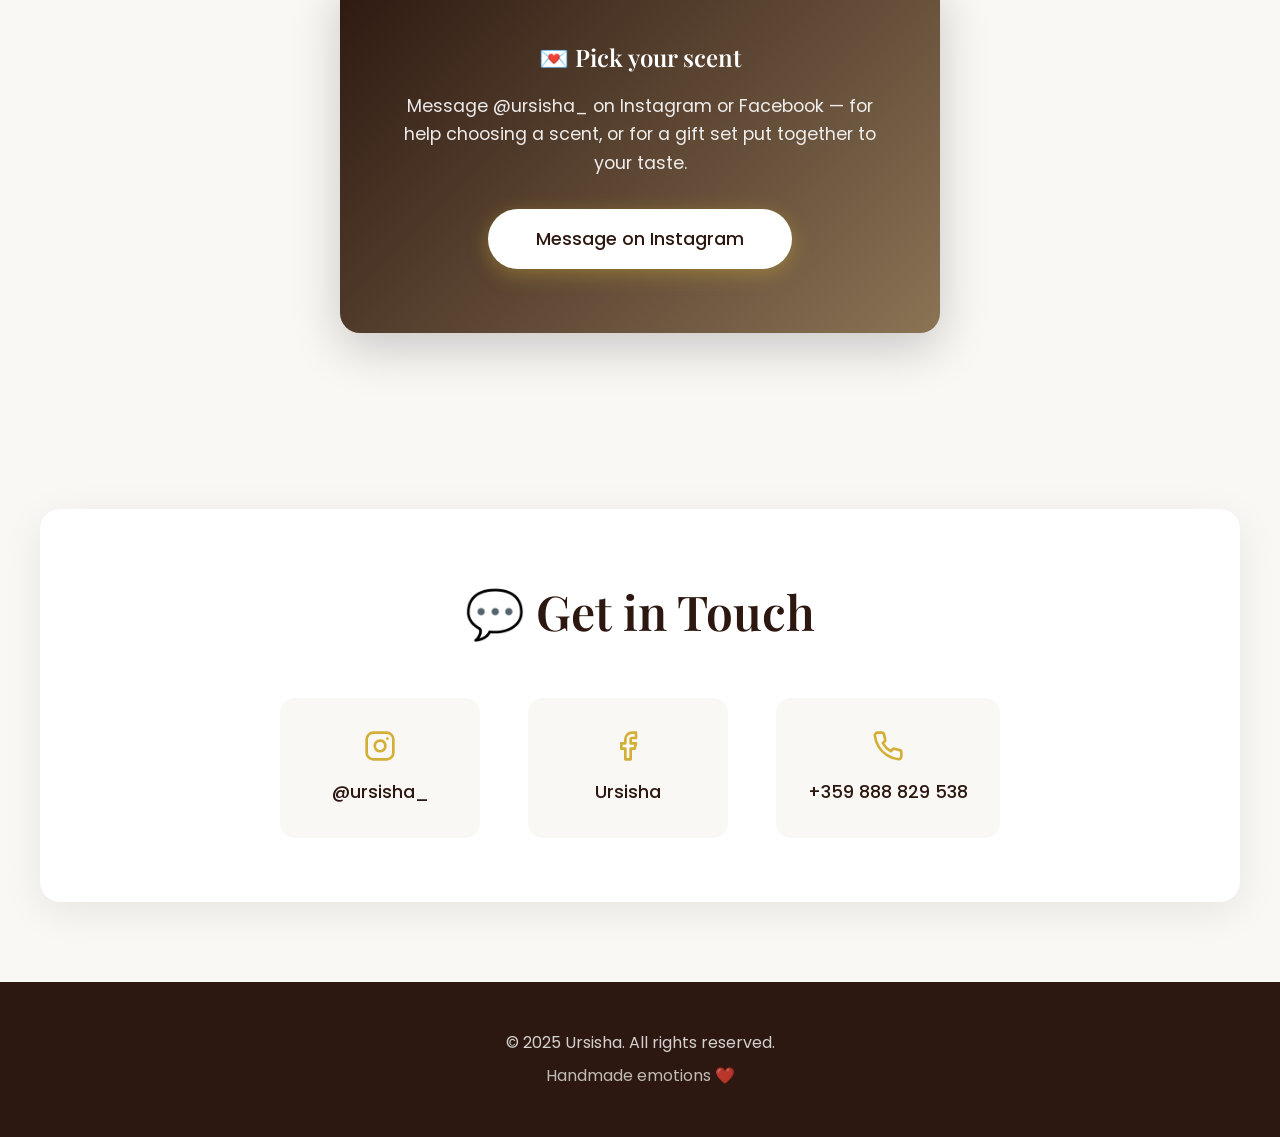
<file: en/candles/index.html>
<!DOCTYPE html>
<html lang="en">
  <head>
    <meta charset="UTF-8" />
    <meta name="viewport" content="width=device-width, initial-scale=1.0" />
    <title>Scented Candles & Wax Melts — Ursisha | Handmade from Natural Wax</title>
    <meta
      name="description"
      content="Handmade scented candles and wax melts from natural stearin wax. EMBER and Netflix & Bliss scents — a touch of magic in the air. Made in Bulgaria."
    />

    <!-- Favicons -->
    <link
      rel="icon"
      type="image/png"
      sizes="192x192"
      href="/assets/icons/favicon-android-chrome-192x192.png"
    />
    <link
      rel="icon"
      type="image/png"
      sizes="512x512"
      href="/assets/icons/favicon-android-chrome-512x512.png"
    />
    <link
      rel="apple-touch-icon"
      sizes="180x180"
      href="/assets/icons/favicon-apple-touch-icon.png"
    />
    <link rel="icon" type="image/png" href="/assets/icons/favicon.png" />

    <!-- Preload LCP image -->
    <link
      rel="preload"
      as="image"
      href="/assets/candles/candles-hero.webp"
      fetchpriority="high"
    />

    <link rel="stylesheet" href="/styles.css" />

    <!-- Canonical + theme -->
    <link rel="canonical" href="https://ursisha.com/en/candles/" />
    <meta name="theme-color" content="#2c1810" />

    <!-- hreflang -->
    <link rel="alternate" hreflang="bg" href="https://ursisha.com/candles/" />
    <link rel="alternate" hreflang="en" href="https://ursisha.com/en/candles/" />
    <link
      rel="alternate"
      hreflang="x-default"
      href="https://ursisha.com/candles/"
    />

    <!-- Open Graph -->
    <meta property="og:type" content="website" />
    <meta property="og:site_name" content="Ursisha" />
    <meta
      property="og:title"
      content="Scented Candles & Wax Melts — Ursisha"
    />
    <meta
      property="og:description"
      content="Handmade scented candles and wax melts from natural wax — a touch of magic in the air."
    />
    <meta property="og:url" content="https://ursisha.com/en/candles/" />
    <meta
      property="og:image"
      content="https://ursisha.com/assets/candles/candles-hero.webp"
    />
    <meta property="og:image:width" content="1080" />
    <meta property="og:image:height" content="1350" />
    <meta property="og:locale" content="en_US" />
    <meta property="og:locale:alternate" content="bg_BG" />

    <!-- Twitter Card -->
    <meta name="twitter:card" content="summary_large_image" />
    <meta name="twitter:title" content="Scented Candles & Wax Melts — Ursisha" />
    <meta
      name="twitter:description"
      content="Handmade scented candles and wax melts from natural wax."
    />
    <meta
      name="twitter:image"
      content="https://ursisha.com/assets/candles/candles-hero.webp"
    />

    <!-- Structured data -->
    <script type="application/ld+json">
      {
        "@context": "https://schema.org",
        "@graph": [
          {
            "@type": "BreadcrumbList",
            "itemListElement": [
              {
                "@type": "ListItem",
                "position": 1,
                "name": "Ursisha",
                "item": "https://ursisha.com/en/"
              },
              {
                "@type": "ListItem",
                "position": 2,
                "name": "Scented Candles",
                "item": "https://ursisha.com/en/candles/"
              }
            ]
          },
          {
            "@type": "CollectionPage",
            "name": "Scented Candles & Wax Melts — Ursisha",
            "description": "Handmade scented candles and wax melts from natural stearin wax.",
            "url": "https://ursisha.com/en/candles/",
            "inLanguage": "en",
            "isPartOf": { "@type": "WebSite", "url": "https://ursisha.com/" }
          }
        ]
      }
    </script>
  </head>
  <body>
    <header>
      <nav>
        <a href="/en/" class="logo">
          <img
            src="/assets/branding/logo_horizontal.webp"
            alt="Ursisha Logo"
            class="logo-img logo-desktop"
            width="900"
            height="400"
          />
          <img
            src="/assets/branding/logo_small.webp"
            alt="Ursisha Logo"
            class="logo-img logo-mobile"
            width="400"
            height="418"
          />
        </a>
        <button
          class="menu-toggle"
          onclick="toggleMenu()"
          aria-label="Toggle menu"
        >
          <span></span>
          <span></span>
          <span></span>
        </button>
        <ul class="nav-links">
          <li><a href="/en/" onclick="closeMenu()">Home</a></li>
          <li><a href="/en/jewelry/" onclick="closeMenu()">Jewelry</a></li>
          <li><a href="/en/candles/" onclick="closeMenu()" aria-current="page">Candles</a></li>
          <li><a href="/en/dewbox/" onclick="closeMenu()">DewBox</a></li>
          <li><a href="#contact" onclick="closeMenu()">Contact</a></li>
        </ul>
        <a class="lang-switch" href="/candles/" hreflang="bg">BG</a>
      </nav>
    </header>

    <section class="hero hero-short">
      <img
        class="hero-img"
        src="/assets/candles/candles-hero.webp"
        alt="EMBER scented wax melts next to a lit ceramic aroma burner"
        width="1080"
        height="1350"
        fetchpriority="high"
      />
      <div class="hero-overlay"></div>
      <div class="hero-content">
        <h1>🕯️ Scented Candles &amp; Wax Melts</h1>
        <p class="hero-subtitle">
          Natural wax, handmade in Bulgaria — a touch of magic in the air
        </p>
      </div>
    </section>

    <section id="about" class="about">
      <h2 class="section-title">Coziness you can feel</h2>
      <p>
        Ursisha's scented candles and wax melts are handmade from natural stearin
        wax — phthalate-free, decorated with beads and natural stones. Drop
        one melt into an aroma burner — and the room fills with mood. Perfect
        as a gift, even better for yourself. And if you dream of something
        special — custom shaped candles are also made to order.
      </p>
    </section>

    <section id="scents">
      <h2 class="section-title">✨ Popular Scents</h2>
      <p class="section-subtitle">Every scent tells a story</p>
      <div class="steps">
        <div class="step">
          <h3>EMBER</h3>
          <p>
            Amber ~ orange ~ tobacco ~ woody notes. Warm and embracing — like
            an evening by the fireplace.
          </p>
        </div>
        <div class="step">
          <h3>Netflix &amp; Bliss</h3>
          <p>
            Buttered popcorn ~ salted caramel ~ sandalwood. As cozy as a
            movie night at home.
          </p>
        </div>
        <div class="step">
          <h3>Cosmos</h3>
          <p>
            Tobacco leaves ~ sandalwood ~ dark honey, garnished with tiger's
            eye stone. A flight through the cosmos.
          </p>
        </div>
        <div class="step">
          <h3>Prosecco</h3>
          <p>
            Fresh, festive, playful — you can almost feel the sparkling wine
            bubbles. Time to celebrate.
          </p>
        </div>
        <div class="step">
          <h3>Film Noir</h3>
          <p>
            Sensual and deep — leather, books, fine cigars, and peach black
            tea.
          </p>
        </div>
        <div class="step">
          <h3>The Lady of Secrets</h3>
          <p>
            Passionate and mysterious — herbs, resins, juicy tangerines, and
            vanilla lead you into the land of secrets.
          </p>
        </div>
        <div class="step">
          <h3>Lisboa</h3>
          <p>
            An invitation to travel — citrus, sweet vanilla, saffron, and
            resins.
          </p>
        </div>
        <div class="step">
          <h3>Le Petit Prince</h3>
          <p>
            Raspberries, woody notes, and vanilla accords — like a favorite
            fairy tale.
          </p>
        </div>
        <div class="step">
          <h3>Meow or Never</h3>
          <p>
            Leather ~ oranges ~ vanilla ~ p-u-r-r-r. As cozy as a cat's purr
            under a fluffy blanket.
          </p>
        </div>
      </div>
    </section>

    <section id="gallery">
      <h2 class="section-title">📷 Gallery</h2>
      <p class="section-subtitle">Wax melts, burners, and gift sets</p>
      <div class="gallery">
        <div class="gallery-item">
          <img
            src="/assets/candles/candles-1.webp"
            alt="Gift set with an aroma burner and wax melts in an organza bag"
            loading="lazy"
            width="863"
            height="1080"
          />
        </div>
        <div class="gallery-item">
          <img
            src="/assets/candles/candles-2.webp"
            alt="Ceramic aroma burner with natural wax scented melts"
            loading="lazy"
            width="865"
            height="1080"
          />
        </div>
        <div class="gallery-item">
          <img
            src="/assets/candles/candles-3.webp"
            alt="Christmas gift set with an aroma burner and scented wax melts"
            loading="lazy"
            width="863"
            height="1080"
          />
        </div>
        <div class="gallery-item">
          <img
            src="/assets/candles/candles-4.webp"
            alt="Netflix &amp; Bliss scented wax melts with a ceramic aroma burner"
            loading="lazy"
            width="864"
            height="1080"
          />
        </div>
        <div class="gallery-item">
          <img
            src="/assets/candles/candles-5.webp"
            alt="Cat-shaped scented candles — a black and a white kitten with ribbons"
            loading="lazy"
            width="864"
            height="1080"
          />
        </div>
        <div class="gallery-item">
          <img
            src="/assets/candles/candles-6.webp"
            alt="Kitten candles on a stack of books"
            loading="lazy"
            width="864"
            height="1080"
          />
        </div>
        <div class="gallery-item">
          <img
            src="/assets/candles/candles-7.webp"
            alt="Film Noir and Prosecco scented wax melts"
            loading="lazy"
            width="864"
            height="1080"
          />
        </div>
        <div class="gallery-item">
          <img
            src="/assets/candles/candles-8.webp"
            alt="Cosmos scented wax melts — wax stars with tiger's eye stone"
            loading="lazy"
            width="864"
            height="1080"
          />
        </div>
        <div class="gallery-item">
          <img
            src="/assets/candles/candles-9.webp"
            alt="Oh, Lord! scented candle in a glass jar"
            loading="lazy"
            width="865"
            height="1080"
          />
        </div>
        <div class="gallery-item">
          <img
            src="/assets/candles/candles-10.webp"
            alt="Lisboa scented wax melts in a glass jar"
            loading="lazy"
            width="864"
            height="1080"
          />
        </div>
        <div class="gallery-item">
          <img
            src="/assets/candles/candles-11.webp"
            alt="Meow or Never wax melts with an aroma burner and a cat"
            loading="lazy"
            width="864"
            height="1080"
          />
        </div>
      </div>
    </section>

    <section id="order">
      <div class="price-box">
        <h2>💌 Pick your scent</h2>
        <p class="price-description">
          Message @ursisha_ on Instagram or Facebook — for help choosing a scent, or for a gift set put together to your taste.
        </p>
        <a
          href="https://instagram.com/ursisha_"
          target="_blank"
          class="cta-button"
          style="background: white; color: var(--primary-color); margin-top: 2rem"
          >Message on Instagram</a
        >
      </div>
    </section>

    <section id="contact" class="contact">
      <h2 class="section-title">💬 Get in Touch</h2>
      <div class="contact-info">
        <a
          href="https://instagram.com/ursisha_"
          target="_blank"
          class="contact-item"
        >
          <svg
            xmlns="http://www.w3.org/2000/svg"
            width="32"
            height="32"
            viewBox="0 0 24 24"
            fill="none"
            stroke="currentColor"
            stroke-width="2"
            stroke-linecap="round"
            stroke-linejoin="round"
          >
            <rect x="2" y="2" width="20" height="20" rx="5" ry="5"></rect>
            <path d="M16 11.37A4 4 0 1 1 12.63 8 4 4 0 0 1 16 11.37z"></path>
            <line x1="17.5" y1="6.5" x2="17.51" y2="6.5"></line>
          </svg>
          <span>@ursisha_</span>
        </a>
        <a
          href="https://facebook.com/ursisha"
          target="_blank"
          class="contact-item"
        >
          <svg
            xmlns="http://www.w3.org/2000/svg"
            width="32"
            height="32"
            viewBox="0 0 24 24"
            fill="none"
            stroke="currentColor"
            stroke-width="2"
            stroke-linecap="round"
            stroke-linejoin="round"
          >
            <path
              d="M18 2h-3a5 5 0 0 0-5 5v3H7v4h3v8h4v-8h3l1-4h-4V7a1 1 0 0 1 1-1h3z"
            ></path>
          </svg>
          <span>Ursisha</span>
        </a>
        <a href="tel:+359888829538" class="contact-item">
          <svg
            xmlns="http://www.w3.org/2000/svg"
            width="32"
            height="32"
            viewBox="0 0 24 24"
            fill="none"
            stroke="currentColor"
            stroke-width="2"
            stroke-linecap="round"
            stroke-linejoin="round"
          >
            <path
              d="M22 16.92v3a2 2 0 0 1-2.18 2 19.79 19.79 0 0 1-8.63-3.07 19.5 19.5 0 0 1-6-6 19.79 19.79 0 0 1-3.07-8.67A2 2 0 0 1 4.11 2h3a2 2 0 0 1 2 1.72 12.84 12.84 0 0 0 .7 2.81 2 2 0 0 1-.45 2.11L8.09 9.91a16 16 0 0 0 6 6l1.27-1.27a2 2 0 0 1 2.11-.45 12.84 12.84 0 0 0 2.81.7A2 2 0 0 1 22 16.92z"
            ></path>
          </svg>
          <span>+359 888 829 538</span>
        </a>
      </div>
    </section>

    <footer>
      <p>&copy; 2025 Ursisha. All rights reserved.</p>
      <p style="margin-top: 0.5rem; opacity: 0.7">
        Handmade emotions ❤️
      </p>
    </footer>

    <!-- Lightbox Modal -->
    <div id="lightbox" class="lightbox">
      <span class="lightbox-close">&times;</span>
      <img class="lightbox-content" id="lightbox-img" />
      <div class="lightbox-caption" id="lightbox-caption"></div>
      <button class="lightbox-prev">&#10094;</button>
      <button class="lightbox-next">&#10095;</button>
    </div>

    <script>
      // Mobile menu toggle
      function toggleMenu() {
        const navLinks = document.querySelector(".nav-links");
        const menuToggle = document.querySelector(".menu-toggle");
        navLinks.classList.toggle("active");
        menuToggle.classList.toggle("active");
        document.body.style.overflow = navLinks.classList.contains("active")
          ? "hidden"
          : "auto";
      }

      function closeMenu() {
        const navLinks = document.querySelector(".nav-links");
        const menuToggle = document.querySelector(".menu-toggle");
        navLinks.classList.remove("active");
        menuToggle.classList.remove("active");
        document.body.style.overflow = "auto";
      }

      // Smooth scroll with offset for fixed header
      document.querySelectorAll('a[href^="#"]').forEach((anchor) => {
        anchor.addEventListener("click", function (e) {
          const targetId = this.getAttribute("href");
          if (targetId === "#") return;
          const target = document.querySelector(targetId);
          if (target) {
            e.preventDefault();
            window.scrollTo({
              top: target.offsetTop - 80,
              behavior: "smooth",
            });
          }
        });
      });

      // Lightbox
      const lightbox = document.getElementById("lightbox");
      const lightboxImg = document.getElementById("lightbox-img");
      const lightboxCaption = document.getElementById("lightbox-caption");
      const closeBtn = document.querySelector(".lightbox-close");
      const prevBtn = document.querySelector(".lightbox-prev");
      const nextBtn = document.querySelector(".lightbox-next");
      const galleryImages = Array.from(
        document.querySelectorAll(".gallery-item img")
      );
      let currentImageIndex = 0;

      function showImage(index) {
        currentImageIndex = index;
        lightboxImg.src = galleryImages[index].src;
        lightboxCaption.textContent = galleryImages[index].alt;
      }

      function openLightbox(index) {
        showImage(index);
        lightbox.style.display = "flex";
        document.body.style.overflow = "hidden";
      }

      function closeLightbox() {
        lightbox.style.display = "none";
        document.body.style.overflow = "auto";
      }

      function changeImage(direction) {
        const next =
          (currentImageIndex + direction + galleryImages.length) %
          galleryImages.length;
        showImage(next);
      }

      document.addEventListener("click", function (e) {
        const img = e.target.closest(".gallery-item img");
        if (img) openLightbox(galleryImages.indexOf(img));
      });

      closeBtn.addEventListener("click", closeLightbox);
      lightbox.addEventListener("click", function (e) {
        if (e.target === lightbox) closeLightbox();
      });
      prevBtn.addEventListener("click", () => changeImage(-1));
      nextBtn.addEventListener("click", () => changeImage(1));

      document.addEventListener("keydown", function (e) {
        if (lightbox.style.display !== "flex") return;
        if (e.key === "Escape") closeLightbox();
        if (e.key === "ArrowLeft") changeImage(-1);
        if (e.key === "ArrowRight") changeImage(1);
      });
    </script>
  </body>
</html>
</file>
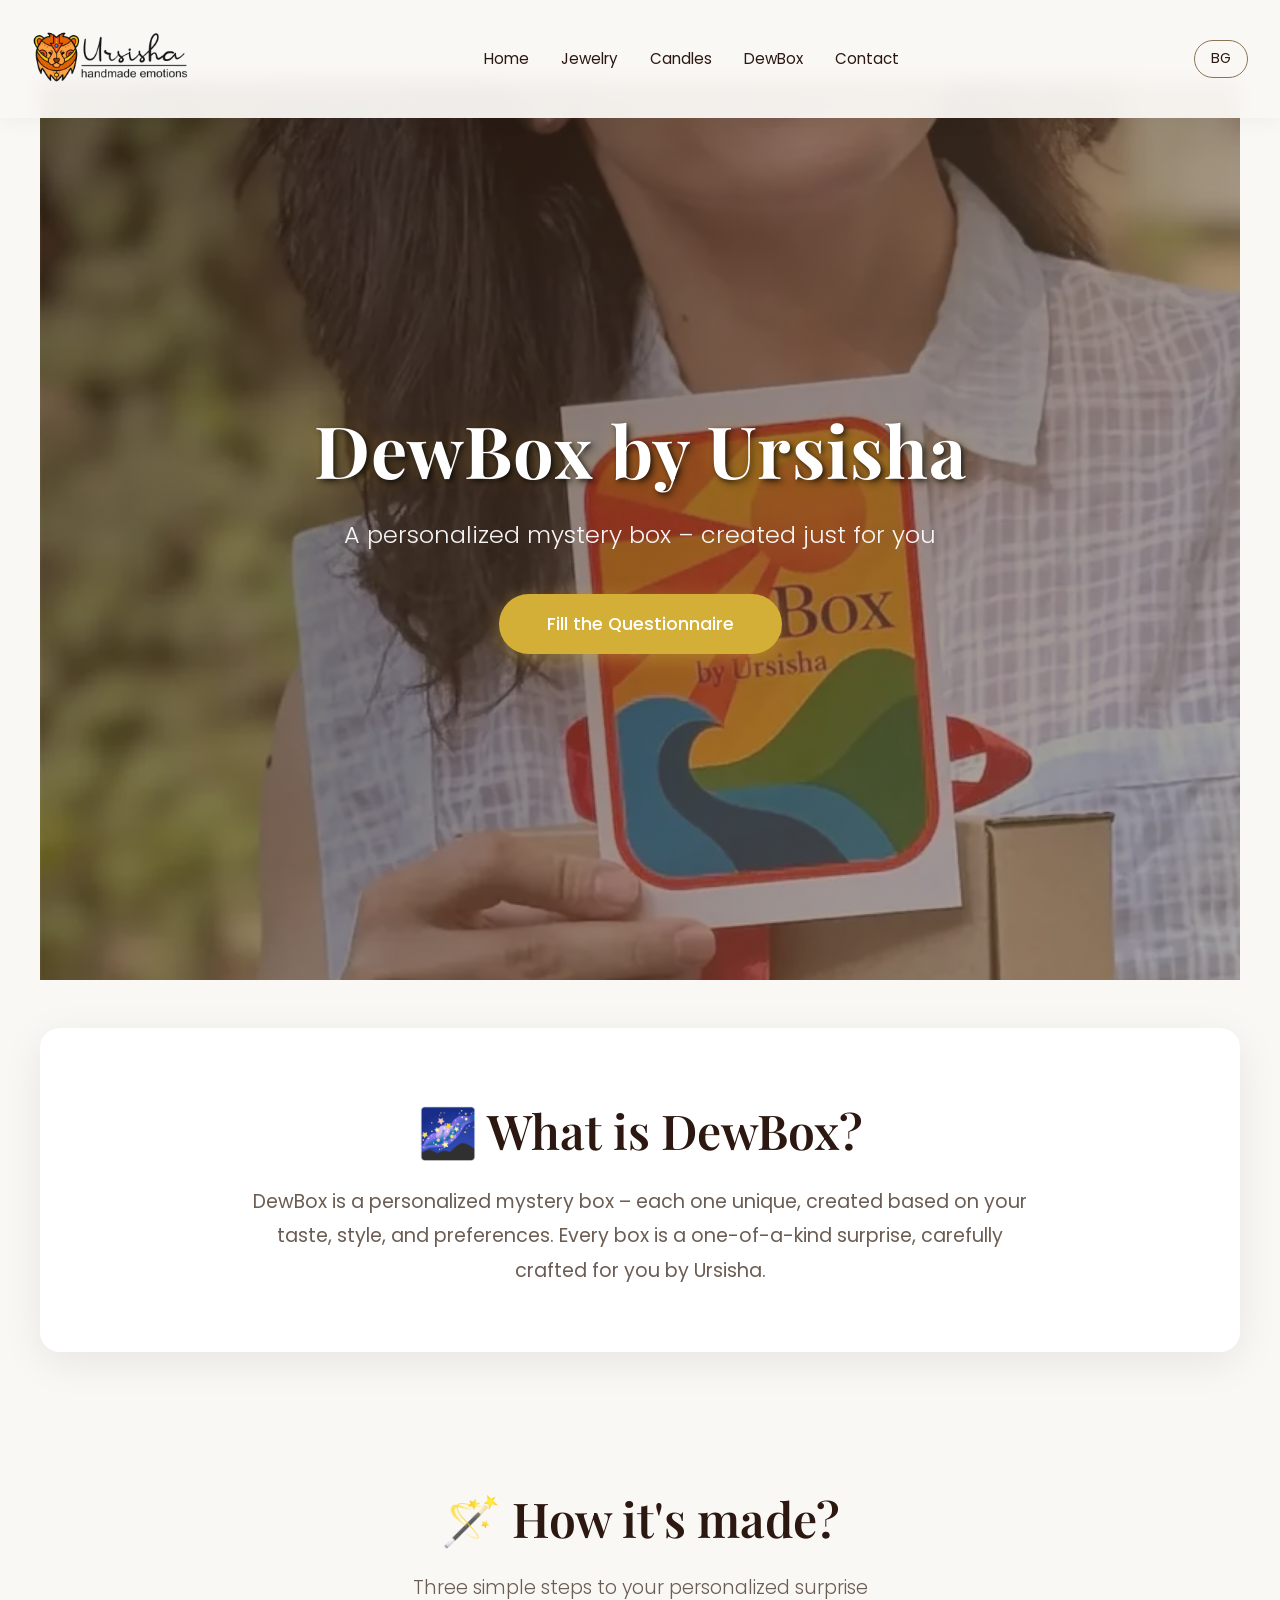
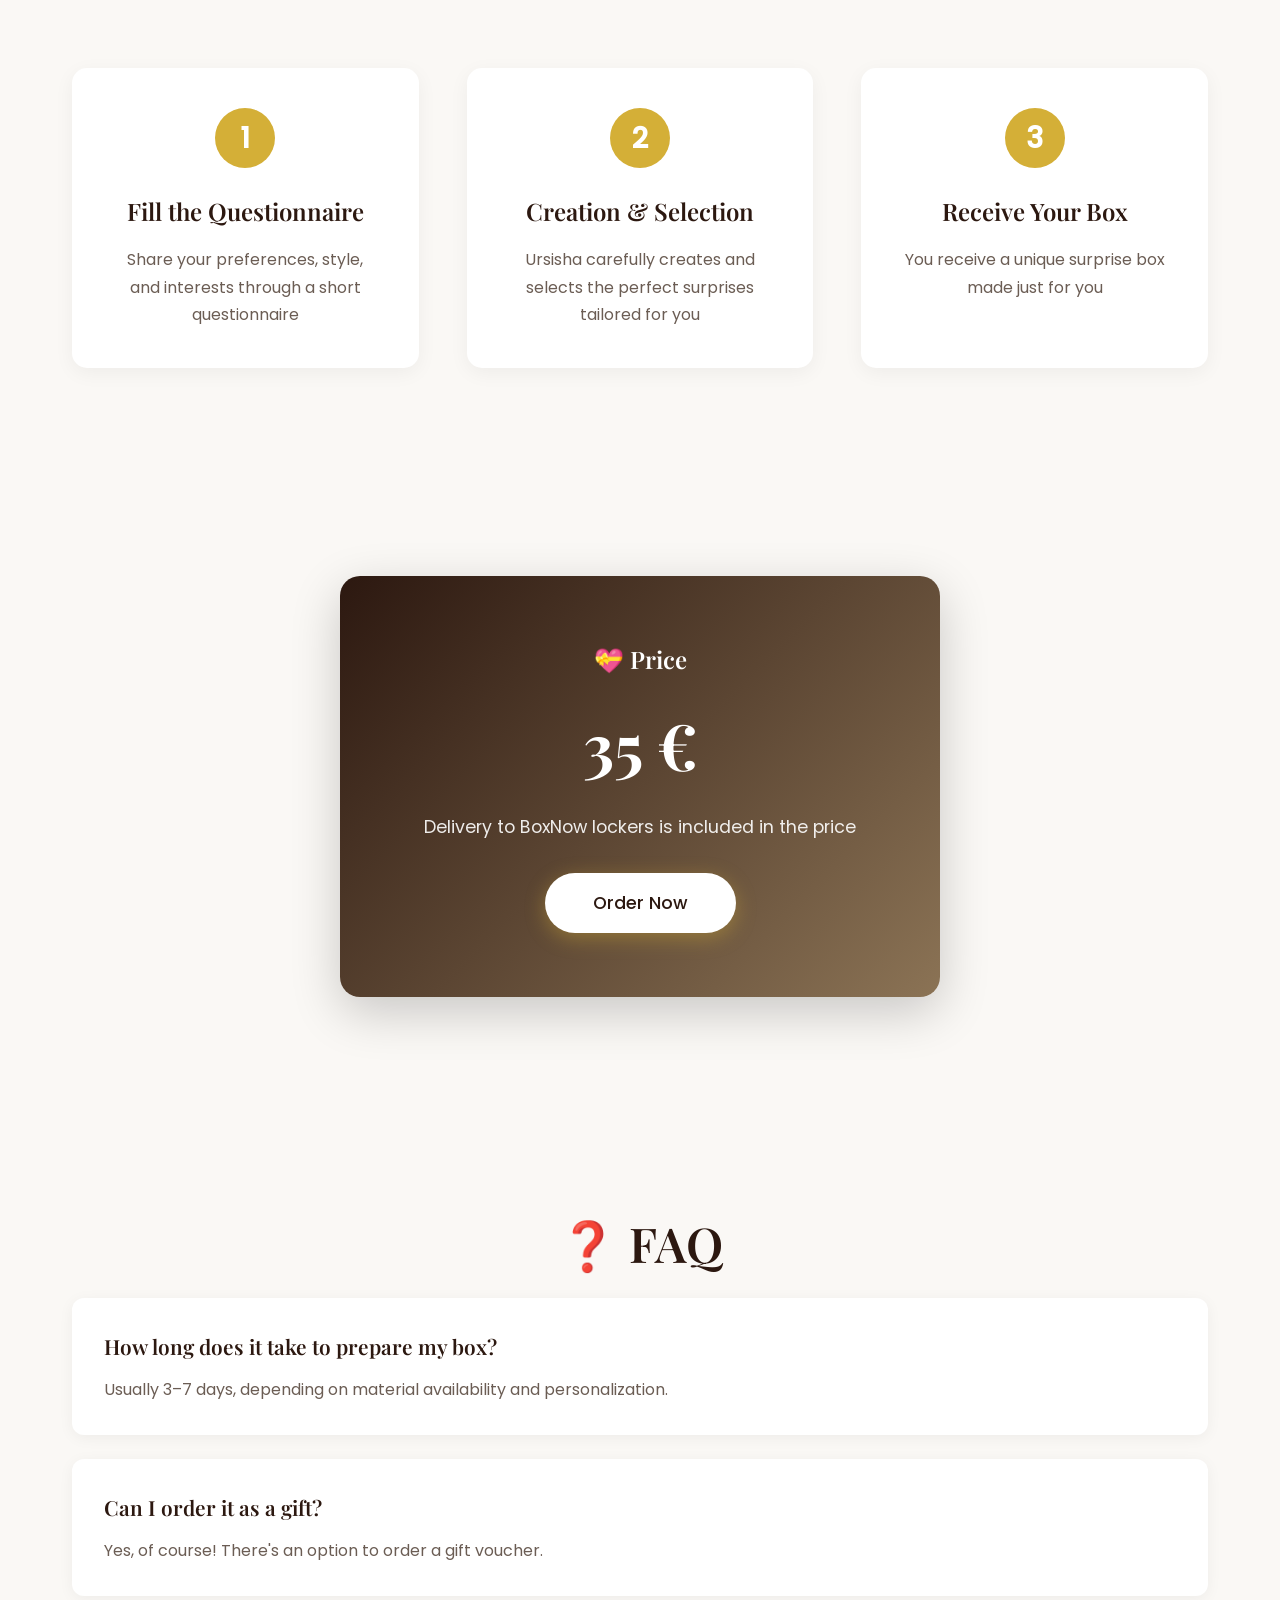
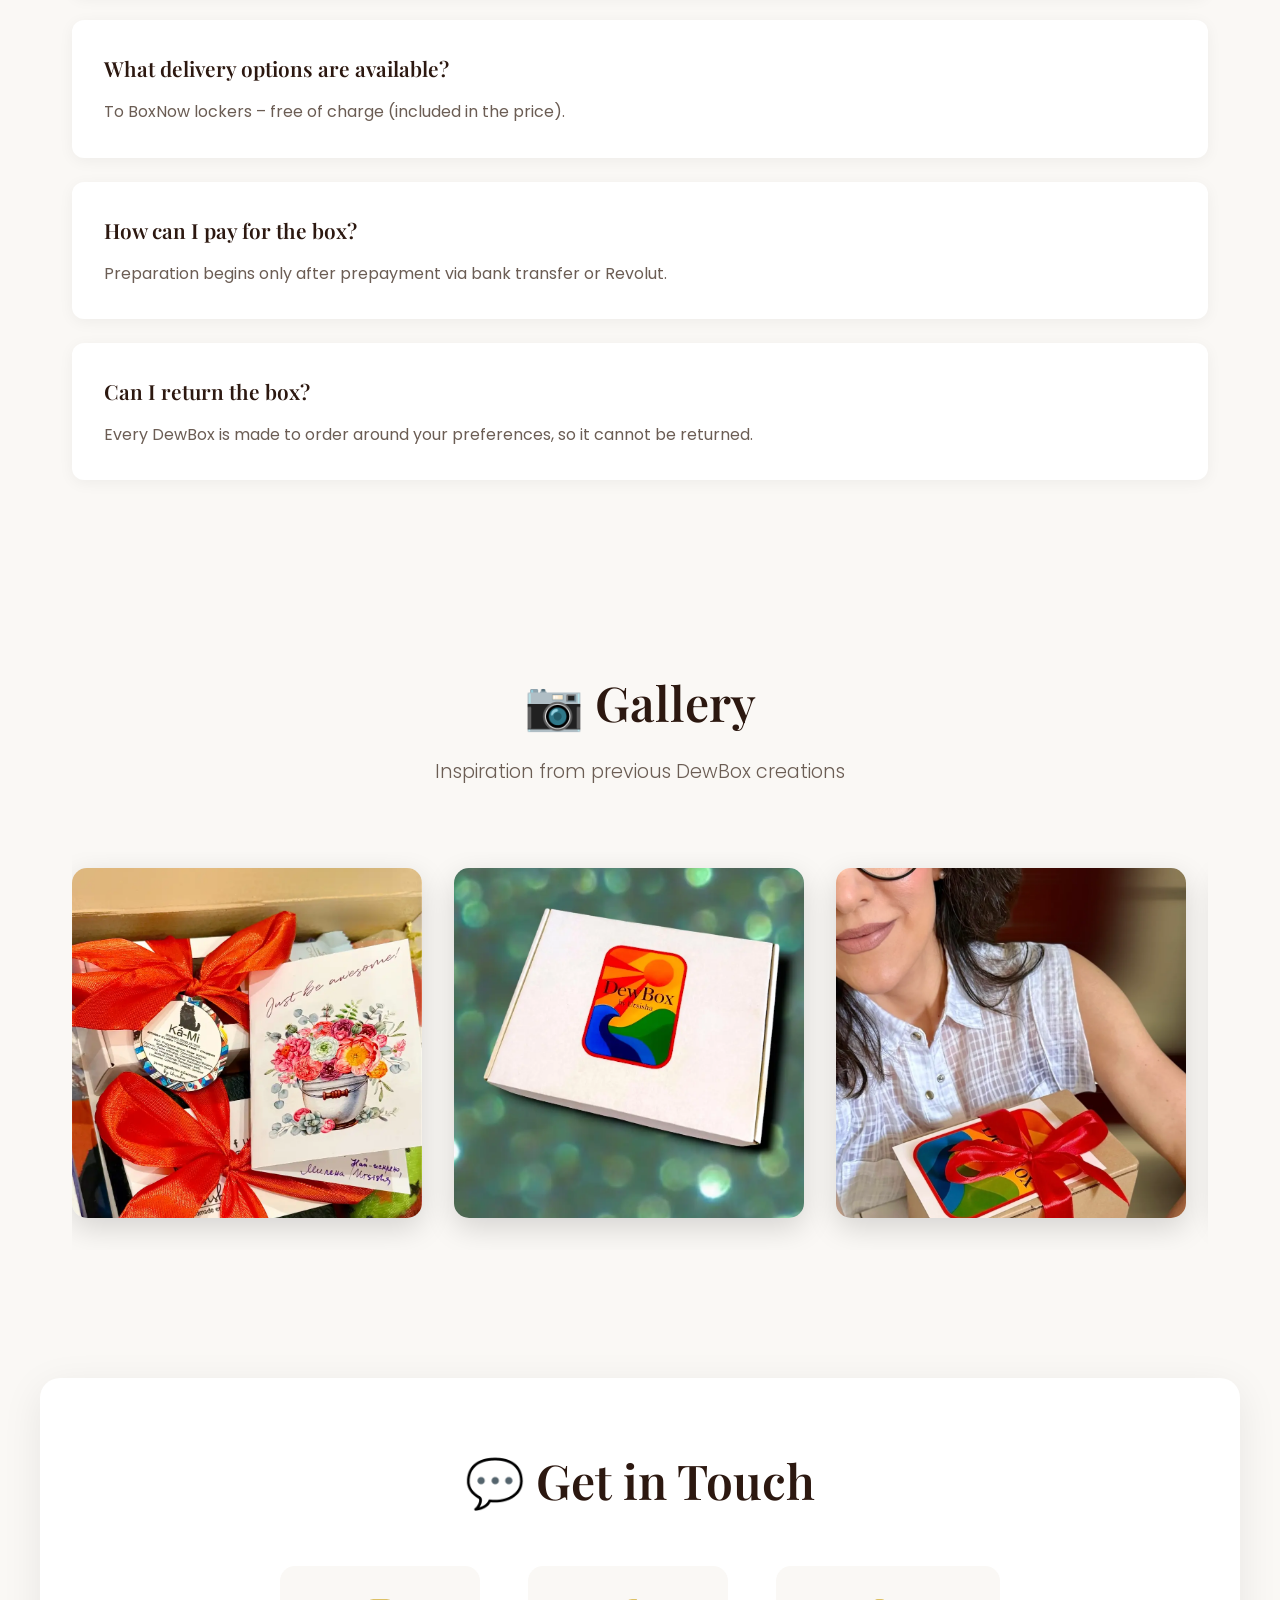
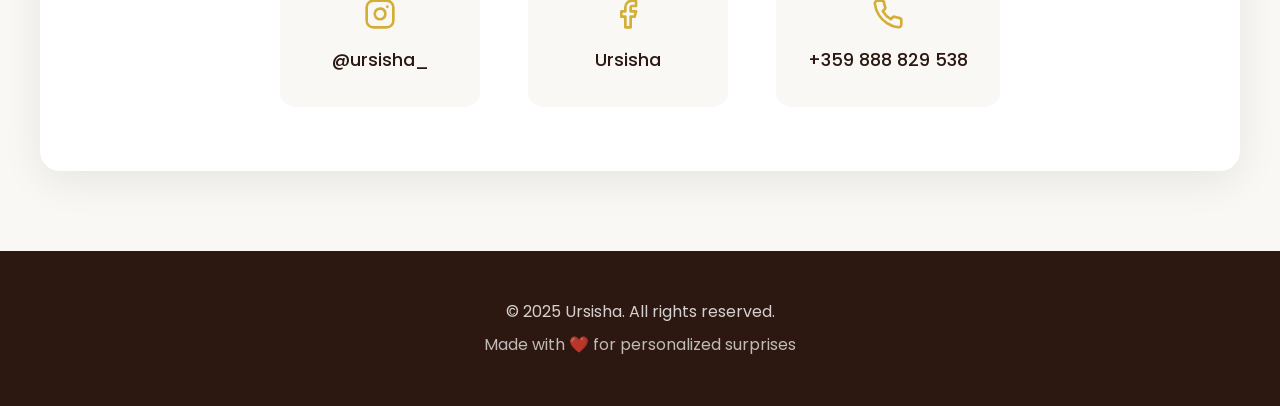
<file: en/dewbox/index.html>
<!DOCTYPE html>
<html lang="en">
  <head>
    <meta charset="UTF-8" />
    <meta name="viewport" content="width=device-width, initial-scale=1.0" />
    <title>DewBox by Ursisha — Personalized Mystery Boxes</title>
    <meta
      name="description"
      content="DewBox is a personalized mystery box, created just for you by Ursisha."
    />

    <!-- Favicons -->
    <link
      rel="icon"
      type="image/png"
      sizes="192x192"
      href="/assets/icons/favicon-android-chrome-192x192.png"
    />
    <link
      rel="icon"
      type="image/png"
      sizes="512x512"
      href="/assets/icons/favicon-android-chrome-512x512.png"
    />
    <link
      rel="apple-touch-icon"
      sizes="180x180"
      href="/assets/icons/favicon-apple-touch-icon.png"
    />
    <link rel="icon" type="image/png" href="/assets/icons/favicon.png" />

    <!-- Preload LCP image -->
    <link
      rel="preload"
      as="image"
      href="/assets/hero-poster.webp"
      fetchpriority="high"
    />

    <link rel="stylesheet" href="/styles.css" />

    <!-- Canonical + theme -->
    <link rel="canonical" href="https://ursisha.com/en/dewbox/" />
    <meta name="theme-color" content="#2c1810" />

    <!-- hreflang -->
    <link rel="alternate" hreflang="bg" href="https://ursisha.com/dewbox/" />
    <link rel="alternate" hreflang="en" href="https://ursisha.com/en/dewbox/" />
    <link
      rel="alternate"
      hreflang="x-default"
      href="https://ursisha.com/dewbox/"
    />

    <!-- Open Graph -->
    <meta property="og:type" content="website" />
    <meta property="og:site_name" content="DewBox by Ursisha" />
    <meta
      property="og:title"
      content="DewBox by Ursisha — Personalized Mystery Boxes"
    />
    <meta
      property="og:description"
      content="DewBox is a personalized mystery box, created just for you by Ursisha."
    />
    <meta property="og:url" content="https://ursisha.com/en/dewbox/" />
    <meta
      property="og:image"
      content="https://ursisha.com/assets/hero-poster.webp"
    />
    <meta property="og:image:width" content="800" />
    <meta property="og:image:height" content="1420" />
    <meta property="og:locale" content="en_US" />
    <meta property="og:locale:alternate" content="bg_BG" />

    <!-- Twitter Card -->
    <meta name="twitter:card" content="summary_large_image" />
    <meta name="twitter:title" content="DewBox by Ursisha" />
    <meta
      name="twitter:description"
      content="A personalized mystery box, created just for you."
    />
    <meta
      name="twitter:image"
      content="https://ursisha.com/assets/hero-poster.webp"
    />

    <!-- Structured data -->
    <script type="application/ld+json">
      {
        "@context": "https://schema.org",
        "@graph": [
          {
            "@type": "BreadcrumbList",
            "itemListElement": [
              {
                "@type": "ListItem",
                "position": 1,
                "name": "Ursisha",
                "item": "https://ursisha.com/en/"
              },
              {
                "@type": "ListItem",
                "position": 2,
                "name": "DewBox",
                "item": "https://ursisha.com/en/dewbox/"
              }
            ]
          },
          {
            "@type": "Product",
            "name": "DewBox by Ursisha",
            "description": "A personalized mystery box — each one unique, created based on your taste, style, and preferences.",
            "image": "https://ursisha.com/assets/hero-poster.webp",
            "url": "https://ursisha.com/en/dewbox/",
            "brand": { "@type": "Brand", "name": "Ursisha" },
            "offers": {
              "@type": "Offer",
              "price": "35",
              "priceCurrency": "EUR",
              "availability": "https://schema.org/InStock",
              "url": "https://ursisha.com/en/dewbox/#price",
              "shippingDetails": {
                "@type": "OfferShippingDetails",
                "shippingRate": {
                  "@type": "MonetaryAmount",
                  "value": "0",
                  "currency": "EUR"
                },
                "shippingDestination": {
                  "@type": "DefinedRegion",
                  "addressCountry": "BG"
                },
                "deliveryTime": {
                  "@type": "ShippingDeliveryTime",
                  "handlingTime": {
                    "@type": "QuantitativeValue",
                    "minValue": 3,
                    "maxValue": 7,
                    "unitCode": "DAY"
                  },
                  "transitTime": {
                    "@type": "QuantitativeValue",
                    "minValue": 2,
                    "maxValue": 2,
                    "unitCode": "DAY"
                  }
                }
              },
              "hasMerchantReturnPolicy": {
                "@type": "MerchantReturnPolicy",
                "applicableCountry": "BG",
                "returnPolicyCategory": "https://schema.org/MerchantReturnNotPermitted"
              }
            }
          }
        ]
      }
    </script>
  </head>
  <body>
    <header>
      <nav>
        <a href="/en/" class="logo">
          <img
            src="/assets/branding/logo_horizontal.webp"
            alt="Ursisha Logo"
            class="logo-img logo-desktop"
            width="900"
            height="400"
          />
          <img
            src="/assets/branding/logo_small.webp"
            alt="Ursisha Logo"
            class="logo-img logo-mobile"
            width="400"
            height="418"
          />
        </a>
        <button
          class="menu-toggle"
          onclick="toggleMenu()"
          aria-label="Toggle menu"
        >
          <span></span>
          <span></span>
          <span></span>
        </button>
        <ul class="nav-links">
          <li><a href="/en/" onclick="closeMenu()">Home</a></li>
          <li><a href="/en/jewelry/" onclick="closeMenu()">Jewelry</a></li>
          <li><a href="/en/candles/" onclick="closeMenu()">Candles</a></li>
          <li><a href="/en/dewbox/" onclick="closeMenu()" aria-current="page">DewBox</a></li>
          <li><a href="#contact" onclick="closeMenu()">Contact</a></li>
        </ul>
        <a class="lang-switch" href="/dewbox/" hreflang="bg">BG</a>
      </nav>
    </header>

    <section class="hero">
      <video
        class="hero-video"
        autoplay
        muted
        loop
        playsinline
        preload="none"
        poster="/assets/hero-poster.webp"
        width="1280"
        height="720"
      >
        <source src="/assets/dewbox-hero.mp4" type="video/mp4" />
      </video>
      <div class="hero-overlay"></div>
      <div class="hero-content">
        <h1>DewBox by Ursisha</h1>
        <p class="hero-subtitle">
          A personalized mystery box – created just for you
        </p>
        <a
          href="https://docs.google.com/forms/d/e/1FAIpQLSe4RmO6APw6d88s1cgk26RI1ptLKJVvBPgyv-P5FHh6_43rCA/viewform"
          target="_blank"
          class="cta-button"
          >Fill the Questionnaire</a
        >
      </div>
    </section>

    <section id="about" class="about">
      <h2 class="section-title">🌌 What is DewBox?</h2>
      <p>
        DewBox is a personalized mystery box – each one unique, created based on
        your taste, style, and preferences. Every box is a one-of-a-kind
        surprise, carefully crafted for you by Ursisha.
      </p>
    </section>

    <section id="how">
      <h2 class="section-title">🪄 How it's made?</h2>
      <p class="section-subtitle">
        Three simple steps to your personalized surprise
      </p>
      <div class="steps">
        <div class="step">
          <div class="step-number">1</div>
          <h3>Fill the Questionnaire</h3>
          <p>
            Share your preferences, style, and interests through a short
            questionnaire
          </p>
        </div>
        <div class="step">
          <div class="step-number">2</div>
          <h3>Creation & Selection</h3>
          <p>
            Ursisha carefully creates and selects the perfect surprises tailored
            for you
          </p>
        </div>
        <div class="step">
          <div class="step-number">3</div>
          <h3>Receive Your Box</h3>
          <p>You receive a unique surprise box made just for you</p>
        </div>
      </div>
    </section>

    <section id="price">
      <div class="price-box">
        <h2>💝 Price</h2>
        <div class="price-amount">35 €</div>
        <p class="price-description">
          Delivery to BoxNow lockers is included in the price
        </p>
        <a
          href="https://docs.google.com/forms/d/e/1FAIpQLSe4RmO6APw6d88s1cgk26RI1ptLKJVvBPgyv-P5FHh6_43rCA/viewform"
          target="_blank"
          class="cta-button"
          style="background: white; color: var(--primary-color); margin-top: 2rem"
          >Order Now</a
        >
      </div>
    </section>

    <section id="faq">
      <h2 class="section-title">❓ FAQ</h2>
      <div class="faq-item">
        <h3>How long does it take to prepare my box?</h3>
        <p>
          Usually 3–7 days, depending on material availability and
          personalization.
        </p>
      </div>
      <div class="faq-item">
        <h3>Can I order it as a gift?</h3>
        <p>Yes, of course! There's an option to order a gift voucher.</p>
      </div>
      <div class="faq-item">
        <h3>What delivery options are available?</h3>
        <p>
          To BoxNow lockers – free of charge (included in the price).
        </p>
      </div>
      <div class="faq-item">
        <h3>How can I pay for the box?</h3>
        <p>
          Preparation begins only after prepayment via bank transfer or Revolut.
        </p>
      </div>
      <div class="faq-item">
        <h3>Can I return the box?</h3>
        <p>
          Every DewBox is made to order around your preferences, so it cannot
          be returned.
        </p>
      </div>
    </section>

    <section id="gallery">
      <h2 class="section-title">📷 Gallery</h2>
      <p class="section-subtitle">Inspiration from previous DewBox creations</p>
      <div class="gallery">
        <div class="gallery-item">
          <img
            src="/assets/sample1.webp"
            alt="DewBox example 1"
            loading="lazy"
            width="1000"
            height="1777"
          />
        </div>
        <div class="gallery-item">
          <img
            src="/assets/sample2.webp"
            alt="DewBox example 2"
            loading="lazy"
            width="959"
            height="1705"
          />
        </div>
        <div class="gallery-item">
          <img
            src="/assets/sample3.webp"
            alt="DewBox example 3"
            loading="lazy"
            width="1067"
            height="1640"
          />
        </div>
        <div class="gallery-item">
          <img
            src="/assets/sample4.webp"
            alt="DewBox example 4"
            loading="lazy"
            width="1080"
            height="1440"
          />
        </div>
        <div class="gallery-item">
          <img
            src="/assets/sample5.webp"
            alt="DewBox example 5"
            loading="lazy"
            width="1000"
            height="1333"
          />
        </div>
        <div class="gallery-item">
          <img
            src="/assets/sample6.webp"
            alt="DewBox example 6"
            loading="lazy"
            width="1000"
            height="1333"
          />
        </div>
        <div class="gallery-item">
          <img
            src="/assets/sample7.webp"
            alt="DewBox example 7"
            loading="lazy"
            width="1000"
            height="1250"
          />
        </div>
        <div class="gallery-item">
          <img
            src="/assets/sample8.webp"
            alt="DewBox example 8"
            loading="lazy"
            width="1000"
            height="1777"
          />
        </div>
        <div class="gallery-item">
          <img
            src="/assets/sample9.webp"
            alt="DewBox example 9"
            loading="lazy"
            width="1000"
            height="1775"
          />
        </div>
      </div>
    </section>

    <section id="contact" class="contact">
      <h2 class="section-title">💬 Get in Touch</h2>
      <div class="contact-info">
        <a
          href="https://instagram.com/ursisha_"
          target="_blank"
          class="contact-item"
        >
          <svg
            xmlns="http://www.w3.org/2000/svg"
            width="32"
            height="32"
            viewBox="0 0 24 24"
            fill="none"
            stroke="currentColor"
            stroke-width="2"
            stroke-linecap="round"
            stroke-linejoin="round"
          >
            <rect x="2" y="2" width="20" height="20" rx="5" ry="5"></rect>
            <path d="M16 11.37A4 4 0 1 1 12.63 8 4 4 0 0 1 16 11.37z"></path>
            <line x1="17.5" y1="6.5" x2="17.51" y2="6.5"></line>
          </svg>
          <span>@ursisha_</span>
        </a>
        <a
          href="https://facebook.com/ursisha"
          target="_blank"
          class="contact-item"
        >
          <svg
            xmlns="http://www.w3.org/2000/svg"
            width="32"
            height="32"
            viewBox="0 0 24 24"
            fill="none"
            stroke="currentColor"
            stroke-width="2"
            stroke-linecap="round"
            stroke-linejoin="round"
          >
            <path
              d="M18 2h-3a5 5 0 0 0-5 5v3H7v4h3v8h4v-8h3l1-4h-4V7a1 1 0 0 1 1-1h3z"
            ></path>
          </svg>
          <span>Ursisha</span>
        </a>
        <a href="tel:+359888829538" class="contact-item">
          <svg
            xmlns="http://www.w3.org/2000/svg"
            width="32"
            height="32"
            viewBox="0 0 24 24"
            fill="none"
            stroke="currentColor"
            stroke-width="2"
            stroke-linecap="round"
            stroke-linejoin="round"
          >
            <path
              d="M22 16.92v3a2 2 0 0 1-2.18 2 19.79 19.79 0 0 1-8.63-3.07 19.5 19.5 0 0 1-6-6 19.79 19.79 0 0 1-3.07-8.67A2 2 0 0 1 4.11 2h3a2 2 0 0 1 2 1.72 12.84 12.84 0 0 0 .7 2.81 2 2 0 0 1-.45 2.11L8.09 9.91a16 16 0 0 0 6 6l1.27-1.27a2 2 0 0 1 2.11-.45 12.84 12.84 0 0 0 2.81.7A2 2 0 0 1 22 16.92z"
            ></path>
          </svg>
          <span>+359 888 829 538</span>
        </a>
      </div>
    </section>

    <footer>
      <p>&copy; 2025 Ursisha. All rights reserved.</p>
      <p style="margin-top: 0.5rem; opacity: 0.7">
        Made with ❤️ for personalized surprises
      </p>
    </footer>

    <!-- Lightbox Modal -->
    <div id="lightbox" class="lightbox">
      <span class="lightbox-close">&times;</span>
      <img class="lightbox-content" id="lightbox-img" />
      <div class="lightbox-caption" id="lightbox-caption"></div>
      <button class="lightbox-prev">&#10094;</button>
      <button class="lightbox-next">&#10095;</button>
    </div>

    <script>
      // Mobile menu toggle
      function toggleMenu() {
        const navLinks = document.querySelector(".nav-links");
        const menuToggle = document.querySelector(".menu-toggle");
        navLinks.classList.toggle("active");
        menuToggle.classList.toggle("active");
        document.body.style.overflow = navLinks.classList.contains("active")
          ? "hidden"
          : "auto";
      }

      function closeMenu() {
        const navLinks = document.querySelector(".nav-links");
        const menuToggle = document.querySelector(".menu-toggle");
        navLinks.classList.remove("active");
        menuToggle.classList.remove("active");
        document.body.style.overflow = "auto";
      }

      // Smooth scroll with offset for fixed header
      document.querySelectorAll('a[href^="#"]').forEach((anchor) => {
        anchor.addEventListener("click", function (e) {
          const targetId = this.getAttribute("href");
          if (targetId === "#") return;
          const target = document.querySelector(targetId);
          if (target) {
            e.preventDefault();
            window.scrollTo({
              top: target.offsetTop - 80,
              behavior: "smooth",
            });
          }
        });
      });

      // Lightbox
      const lightbox = document.getElementById("lightbox");
      const lightboxImg = document.getElementById("lightbox-img");
      const lightboxCaption = document.getElementById("lightbox-caption");
      const closeBtn = document.querySelector(".lightbox-close");
      const prevBtn = document.querySelector(".lightbox-prev");
      const nextBtn = document.querySelector(".lightbox-next");
      const galleryImages = Array.from(
        document.querySelectorAll(".gallery-item img")
      );
      let currentImageIndex = 0;

      function showImage(index) {
        currentImageIndex = index;
        lightboxImg.src = galleryImages[index].src;
        lightboxCaption.textContent = galleryImages[index].alt;
      }

      function openLightbox(index) {
        showImage(index);
        lightbox.style.display = "flex";
        document.body.style.overflow = "hidden";
      }

      function closeLightbox() {
        lightbox.style.display = "none";
        document.body.style.overflow = "auto";
      }

      function changeImage(direction) {
        const next =
          (currentImageIndex + direction + galleryImages.length) %
          galleryImages.length;
        showImage(next);
      }

      document.addEventListener("click", function (e) {
        const img = e.target.closest(".gallery-item img");
        if (img) openLightbox(galleryImages.indexOf(img));
      });

      closeBtn.addEventListener("click", closeLightbox);
      lightbox.addEventListener("click", function (e) {
        if (e.target === lightbox) closeLightbox();
      });
      prevBtn.addEventListener("click", () => changeImage(-1));
      nextBtn.addEventListener("click", () => changeImage(1));

      document.addEventListener("keydown", function (e) {
        if (lightbox.style.display !== "flex") return;
        if (e.key === "Escape") closeLightbox();
        if (e.key === "ArrowLeft") changeImage(-1);
        if (e.key === "ArrowRight") changeImage(1);
      });
    </script>
  </body>
</html>
</file>
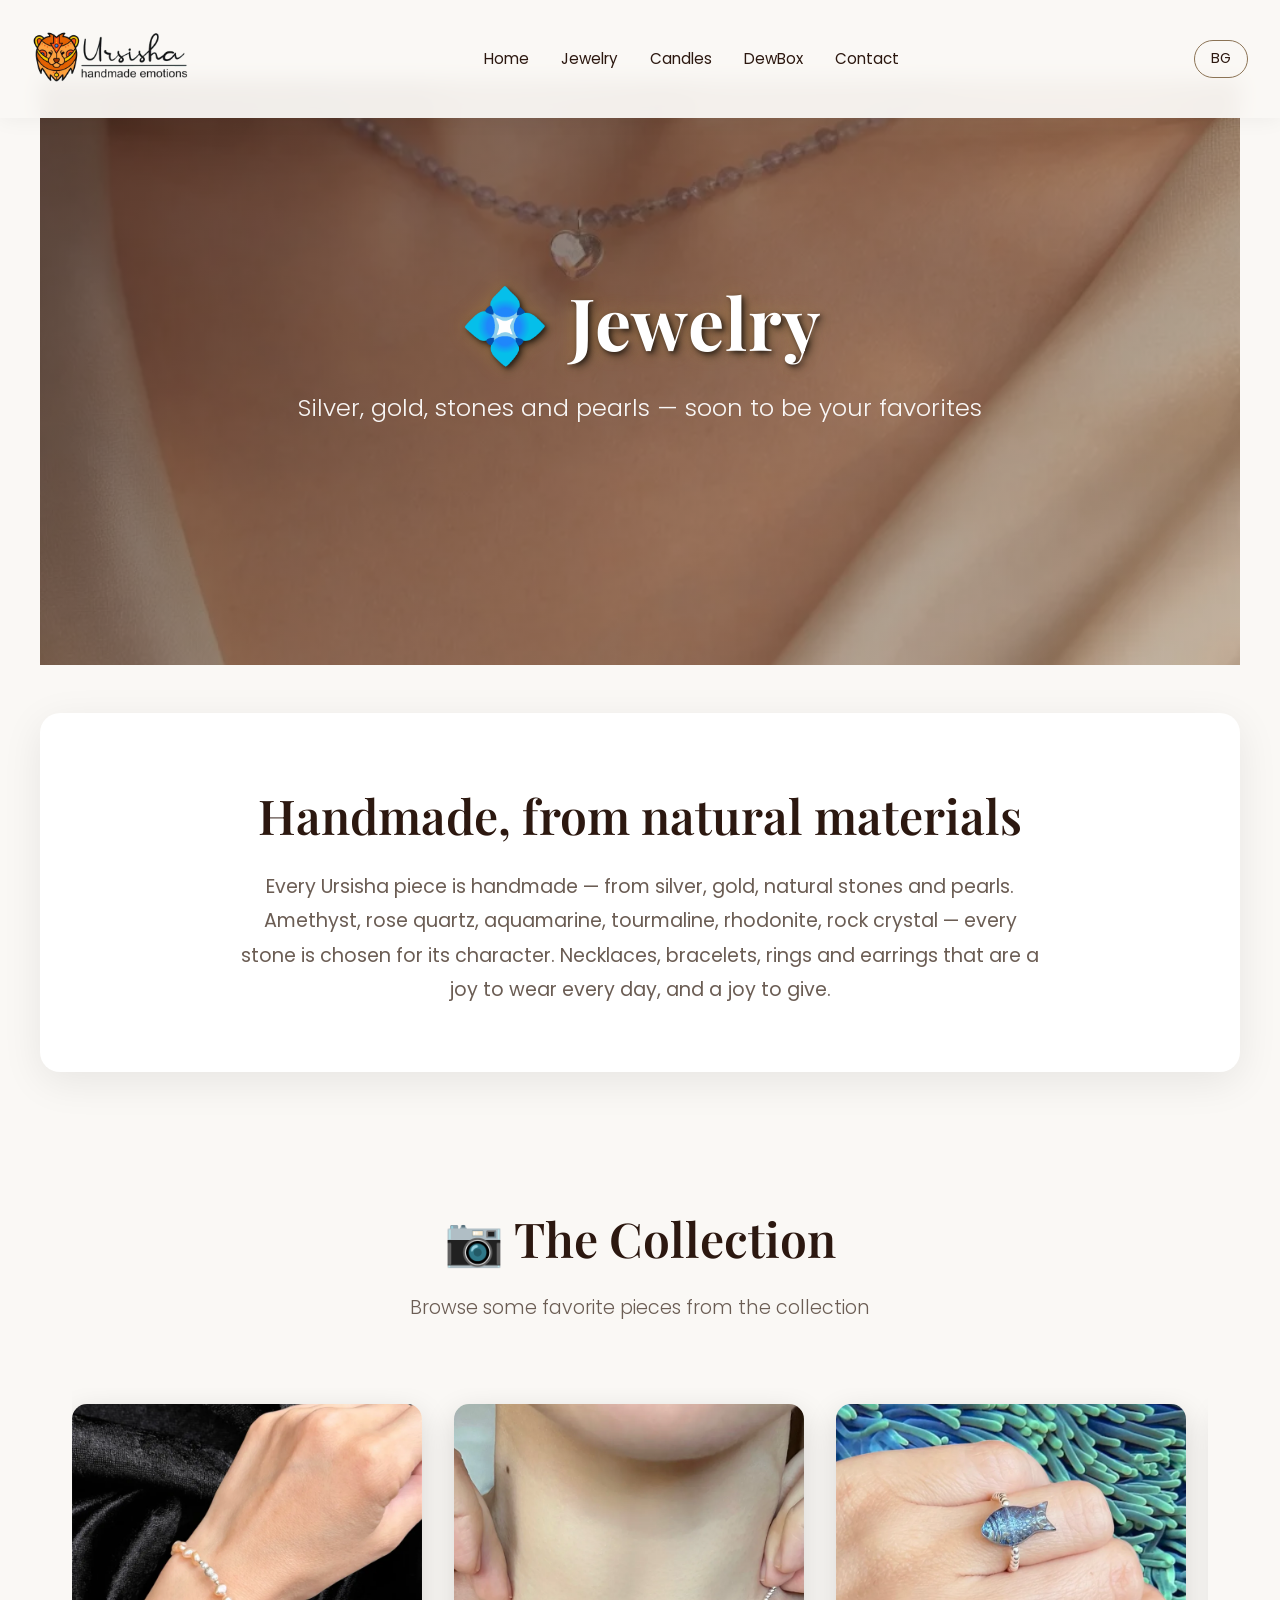
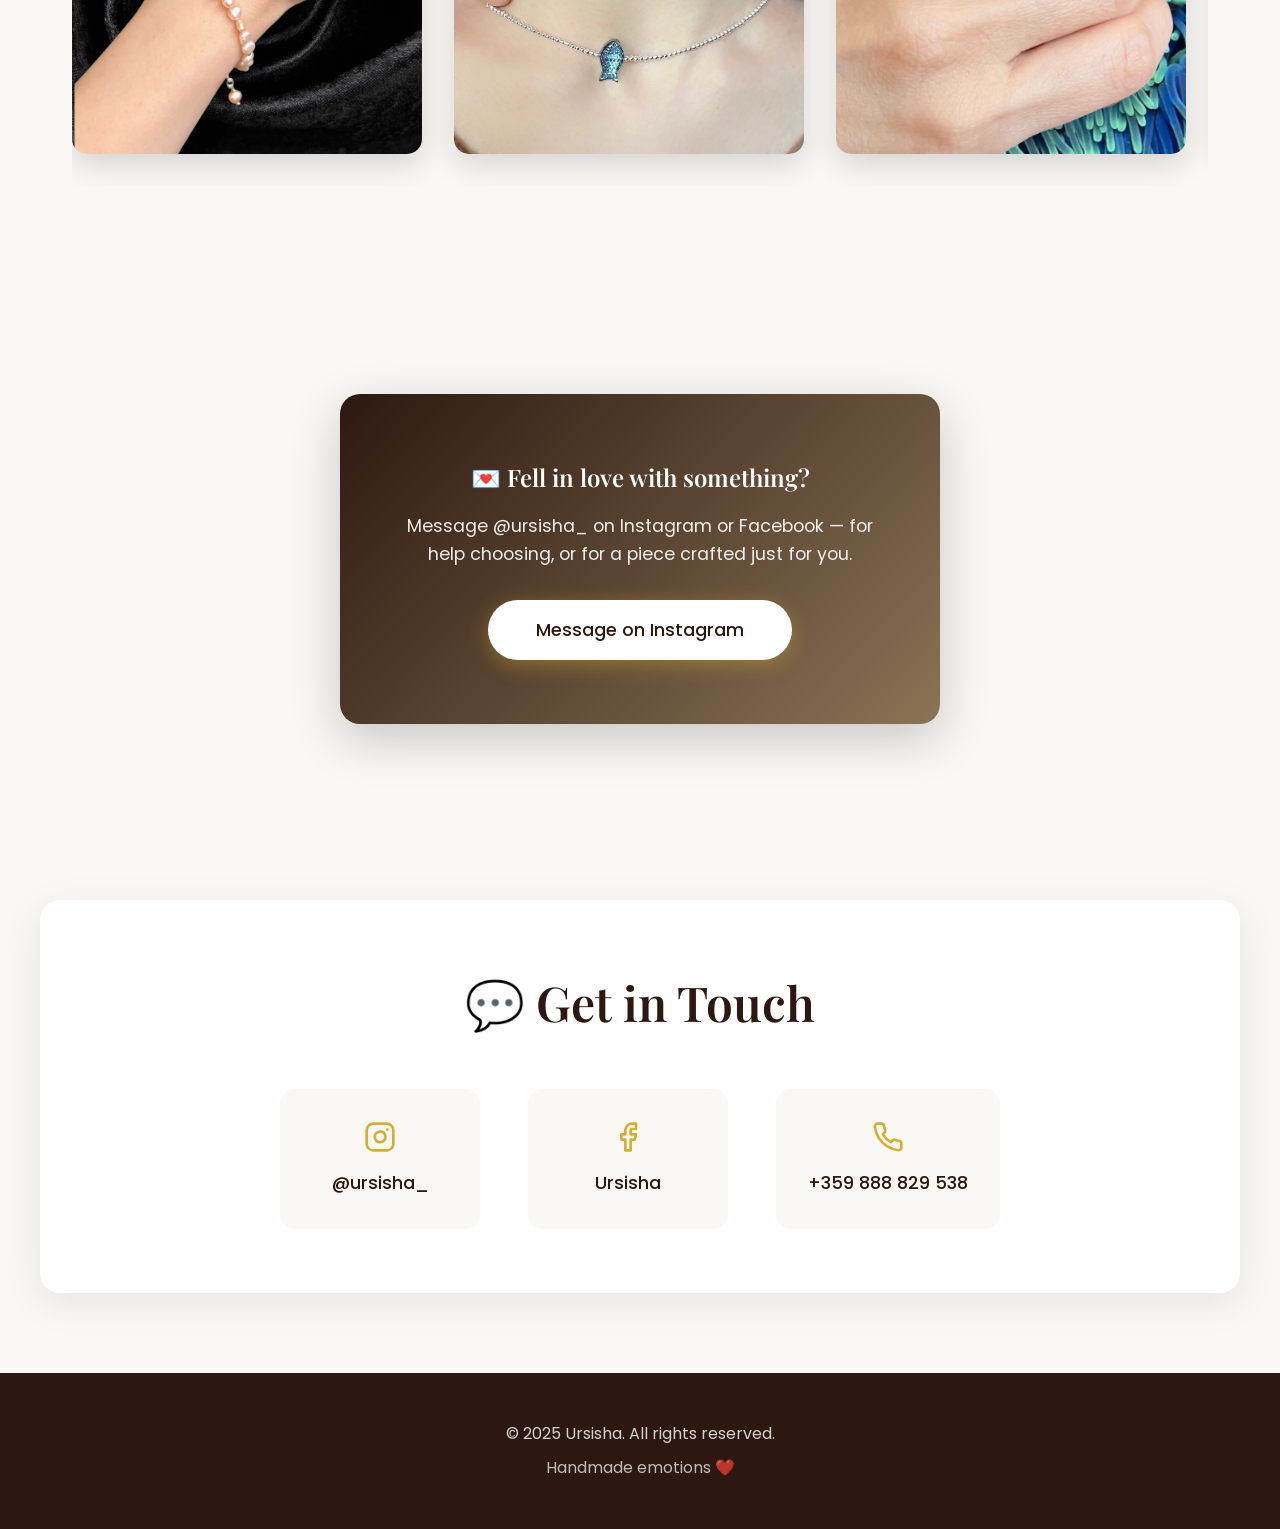
<file: en/jewelry/index.html>
<!DOCTYPE html>
<html lang="en">
  <head>
    <meta charset="UTF-8" />
    <meta name="viewport" content="width=device-width, initial-scale=1.0" />
    <title>Jewelry — Ursisha | Handmade Silver & Natural Stone Jewelry</title>
    <meta
      name="description"
      content="Handmade jewelry from silver, gold, natural stones and pearls. Necklaces, bracelets, rings and earrings — created with love by Ursisha."
    />

    <!-- Favicons -->
    <link
      rel="icon"
      type="image/png"
      sizes="192x192"
      href="/assets/icons/favicon-android-chrome-192x192.png"
    />
    <link
      rel="icon"
      type="image/png"
      sizes="512x512"
      href="/assets/icons/favicon-android-chrome-512x512.png"
    />
    <link
      rel="apple-touch-icon"
      sizes="180x180"
      href="/assets/icons/favicon-apple-touch-icon.png"
    />
    <link rel="icon" type="image/png" href="/assets/icons/favicon.png" />

    <!-- Preload LCP image -->
    <link
      rel="preload"
      as="image"
      href="/assets/jewelry/jewelry-hero.webp"
      fetchpriority="high"
    />

    <link rel="stylesheet" href="/styles.css" />

    <!-- Canonical + theme -->
    <link rel="canonical" href="https://ursisha.com/en/jewelry/" />
    <meta name="theme-color" content="#2c1810" />

    <!-- hreflang -->
    <link rel="alternate" hreflang="bg" href="https://ursisha.com/jewelry/" />
    <link rel="alternate" hreflang="en" href="https://ursisha.com/en/jewelry/" />
    <link
      rel="alternate"
      hreflang="x-default"
      href="https://ursisha.com/jewelry/"
    />

    <!-- Open Graph -->
    <meta property="og:type" content="website" />
    <meta property="og:site_name" content="Ursisha" />
    <meta
      property="og:title"
      content="Jewelry — Ursisha | Handmade Silver & Natural Stone Jewelry"
    />
    <meta
      property="og:description"
      content="Necklaces, bracelets, rings and earrings from silver, natural stones and pearls — handmade by Ursisha."
    />
    <meta property="og:url" content="https://ursisha.com/en/jewelry/" />
    <meta
      property="og:image"
      content="https://ursisha.com/assets/jewelry/jewelry-hero.webp"
    />
    <meta property="og:image:width" content="1024" />
    <meta property="og:image:height" content="1365" />
    <meta property="og:locale" content="en_US" />
    <meta property="og:locale:alternate" content="bg_BG" />

    <!-- Twitter Card -->
    <meta name="twitter:card" content="summary_large_image" />
    <meta name="twitter:title" content="Jewelry — Ursisha" />
    <meta
      name="twitter:description"
      content="Handmade jewelry from silver, natural stones and pearls."
    />
    <meta
      name="twitter:image"
      content="https://ursisha.com/assets/jewelry/jewelry-hero.webp"
    />

    <!-- Structured data -->
    <script type="application/ld+json">
      {
        "@context": "https://schema.org",
        "@graph": [
          {
            "@type": "BreadcrumbList",
            "itemListElement": [
              {
                "@type": "ListItem",
                "position": 1,
                "name": "Ursisha",
                "item": "https://ursisha.com/en/"
              },
              {
                "@type": "ListItem",
                "position": 2,
                "name": "Jewelry",
                "item": "https://ursisha.com/en/jewelry/"
              }
            ]
          },
          {
            "@type": "CollectionPage",
            "name": "Jewelry — Ursisha",
            "description": "Handmade jewelry from silver, gold, natural stones and pearls.",
            "url": "https://ursisha.com/en/jewelry/",
            "inLanguage": "en",
            "isPartOf": { "@type": "WebSite", "url": "https://ursisha.com/" }
          }
        ]
      }
    </script>
  </head>
  <body>
    <header>
      <nav>
        <a href="/en/" class="logo">
          <img
            src="/assets/branding/logo_horizontal.webp"
            alt="Ursisha Logo"
            class="logo-img logo-desktop"
            width="900"
            height="400"
          />
          <img
            src="/assets/branding/logo_small.webp"
            alt="Ursisha Logo"
            class="logo-img logo-mobile"
            width="400"
            height="418"
          />
        </a>
        <button
          class="menu-toggle"
          onclick="toggleMenu()"
          aria-label="Toggle menu"
        >
          <span></span>
          <span></span>
          <span></span>
        </button>
        <ul class="nav-links">
          <li><a href="/en/" onclick="closeMenu()">Home</a></li>
          <li><a href="/en/jewelry/" onclick="closeMenu()" aria-current="page">Jewelry</a></li>
          <li><a href="/en/candles/" onclick="closeMenu()">Candles</a></li>
          <li><a href="/en/dewbox/" onclick="closeMenu()">DewBox</a></li>
          <li><a href="#contact" onclick="closeMenu()">Contact</a></li>
        </ul>
        <a class="lang-switch" href="/jewelry/" hreflang="bg">BG</a>
      </nav>
    </header>

    <section class="hero hero-short">
      <img
        class="hero-img"
        src="/assets/jewelry/jewelry-hero.webp"
        alt="Delicate natural stone necklace — handmade by Ursisha"
        width="1024"
        height="1365"
        fetchpriority="high"
      />
      <div class="hero-overlay"></div>
      <div class="hero-content">
        <h1>💠 Jewelry</h1>
        <p class="hero-subtitle">
          Silver, gold, stones and pearls — soon to be your favorites
        </p>
      </div>
    </section>

    <section id="about" class="about">
      <h2 class="section-title">Handmade, from natural materials</h2>
      <p>
        Every Ursisha piece is handmade — from silver, gold,
        natural stones and pearls. Amethyst, rose quartz, aquamarine,
        tourmaline, rhodonite, rock crystal — every stone is chosen for its
        character. Necklaces, bracelets, rings and earrings that are a joy to
        wear every day, and a joy to give.
      </p>
    </section>

    <section id="gallery">
      <h2 class="section-title">📷 The Collection</h2>
      <p class="section-subtitle">Browse some favorite pieces from the collection</p>
      <div class="gallery">
        <div class="gallery-item">
          <img
            src="/assets/jewelry/jewelry-1.webp"
            alt="Natural pearl bracelet on black silk"
            loading="lazy"
            width="864"
            height="1080"
          />
        </div>
        <div class="gallery-item">
          <img
            src="/assets/jewelry/jewelry-2.webp"
            alt="Silver necklace with a fish pendant"
            loading="lazy"
            width="865"
            height="1080"
          />
        </div>
        <div class="gallery-item">
          <img
            src="/assets/jewelry/jewelry-3.webp"
            alt="Silver fish ring"
            loading="lazy"
            width="865"
            height="1080"
          />
        </div>
        <div class="gallery-item">
          <img
            src="/assets/jewelry/jewelry-4.webp"
            alt="Silver ring with a large natural stone"
            loading="lazy"
            width="864"
            height="1080"
          />
        </div>
        <div class="gallery-item">
          <img
            src="/assets/jewelry/jewelry-5.webp"
            alt="Amethyst necklace in a gift box"
            loading="lazy"
            width="864"
            height="1080"
          />
        </div>
        <div class="gallery-item">
          <img
            src="/assets/jewelry/jewelry-6.webp"
            alt="Rock crystal necklace with a silver heart pendant"
            loading="lazy"
            width="812"
            height="1080"
          />
        </div>
        <div class="gallery-item">
          <img
            src="/assets/jewelry/jewelry-7.webp"
            alt="Rhodonite necklace with a silver heart pendant"
            loading="lazy"
            width="812"
            height="1080"
          />
        </div>
        <div class="gallery-item">
          <img
            src="/assets/jewelry/jewelry-8.webp"
            alt="Rose quartz choker necklace with a pearl"
            loading="lazy"
            width="810"
            height="1080"
          />
        </div>
        <div class="gallery-item">
          <img
            src="/assets/jewelry/jewelry-9.webp"
            alt="Natural stone bracelet in a gift box"
            loading="lazy"
            width="864"
            height="1080"
          />
        </div>
        <div class="gallery-item">
          <img
            src="/assets/jewelry/jewelry-10.webp"
            alt="Amethyst necklace with a moon pendant"
            loading="lazy"
            width="865"
            height="1080"
          />
        </div>
        <div class="gallery-item">
          <img
            src="/assets/jewelry/jewelry-11.webp"
            alt="Natural pearl necklace"
            loading="lazy"
            width="864"
            height="1080"
          />
        </div>
        <div class="gallery-item">
          <img
            src="/assets/jewelry/jewelry-12.webp"
            alt="Silver stretch rings with Swarovski crystal hearts"
            loading="lazy"
            width="864"
            height="1080"
          />
        </div>
        <div class="gallery-item">
          <img
            src="/assets/jewelry/jewelry-13.webp"
            alt="Gold stud earrings with sparkling crystals"
            loading="lazy"
            width="1024"
            height="1024"
          />
        </div>
        <div class="gallery-item">
          <img
            src="/assets/jewelry/jewelry-14.webp"
            alt="Crystal stud earring worn on the ear"
            loading="lazy"
            width="1024"
            height="1024"
          />
        </div>
        <div class="gallery-item">
          <img
            src="/assets/jewelry/jewelry-15.webp"
            alt="Lavender crystal stud earring"
            loading="lazy"
            width="810"
            height="1080"
          />
        </div>
        <div class="gallery-item">
          <img
            src="/assets/jewelry/jewelry-16.webp"
            alt="Gold ball stud earrings in a gift box"
            loading="lazy"
            width="1080"
            height="865"
          />
        </div>
        <div class="gallery-item">
          <img
            src="/assets/jewelry/jewelry-17.webp"
            alt="Pavé heart stud earrings"
            loading="lazy"
            width="1080"
            height="865"
          />
        </div>
        <div class="gallery-item">
          <img
            src="/assets/jewelry/jewelry-18.webp"
            alt="Gold ball stud earring worn on the ear"
            loading="lazy"
            width="1024"
            height="820"
          />
        </div>
        <div class="gallery-item">
          <img
            src="/assets/jewelry/jewelry-19.webp"
            alt="Silver chain-link ring with a heart charm"
            loading="lazy"
            width="812"
            height="1080"
          />
        </div>
        <div class="gallery-item">
          <img
            src="/assets/jewelry/jewelry-20.webp"
            alt="Colorful crystal stud earrings in gift boxes"
            loading="lazy"
            width="864"
            height="1080"
          />
        </div>
        <div class="gallery-item">
          <img
            src="/assets/jewelry/jewelry-21.webp"
            alt="Lapis lazuli ring"
            loading="lazy"
            width="864"
            height="1080"
          />
        </div>
      </div>
    </section>

    <section id="order">
      <div class="price-box">
        <h2>💌 Fell in love with something?</h2>
        <p class="price-description">
          Message @ursisha_ on Instagram or Facebook — for help choosing, or for a piece crafted just for you.
        </p>
        <a
          href="https://instagram.com/ursisha_"
          target="_blank"
          class="cta-button"
          style="background: white; color: var(--primary-color); margin-top: 2rem"
          >Message on Instagram</a
        >
      </div>
    </section>

    <section id="contact" class="contact">
      <h2 class="section-title">💬 Get in Touch</h2>
      <div class="contact-info">
        <a
          href="https://instagram.com/ursisha_"
          target="_blank"
          class="contact-item"
        >
          <svg
            xmlns="http://www.w3.org/2000/svg"
            width="32"
            height="32"
            viewBox="0 0 24 24"
            fill="none"
            stroke="currentColor"
            stroke-width="2"
            stroke-linecap="round"
            stroke-linejoin="round"
          >
            <rect x="2" y="2" width="20" height="20" rx="5" ry="5"></rect>
            <path d="M16 11.37A4 4 0 1 1 12.63 8 4 4 0 0 1 16 11.37z"></path>
            <line x1="17.5" y1="6.5" x2="17.51" y2="6.5"></line>
          </svg>
          <span>@ursisha_</span>
        </a>
        <a
          href="https://facebook.com/ursisha"
          target="_blank"
          class="contact-item"
        >
          <svg
            xmlns="http://www.w3.org/2000/svg"
            width="32"
            height="32"
            viewBox="0 0 24 24"
            fill="none"
            stroke="currentColor"
            stroke-width="2"
            stroke-linecap="round"
            stroke-linejoin="round"
          >
            <path
              d="M18 2h-3a5 5 0 0 0-5 5v3H7v4h3v8h4v-8h3l1-4h-4V7a1 1 0 0 1 1-1h3z"
            ></path>
          </svg>
          <span>Ursisha</span>
        </a>
        <a href="tel:+359888829538" class="contact-item">
          <svg
            xmlns="http://www.w3.org/2000/svg"
            width="32"
            height="32"
            viewBox="0 0 24 24"
            fill="none"
            stroke="currentColor"
            stroke-width="2"
            stroke-linecap="round"
            stroke-linejoin="round"
          >
            <path
              d="M22 16.92v3a2 2 0 0 1-2.18 2 19.79 19.79 0 0 1-8.63-3.07 19.5 19.5 0 0 1-6-6 19.79 19.79 0 0 1-3.07-8.67A2 2 0 0 1 4.11 2h3a2 2 0 0 1 2 1.72 12.84 12.84 0 0 0 .7 2.81 2 2 0 0 1-.45 2.11L8.09 9.91a16 16 0 0 0 6 6l1.27-1.27a2 2 0 0 1 2.11-.45 12.84 12.84 0 0 0 2.81.7A2 2 0 0 1 22 16.92z"
            ></path>
          </svg>
          <span>+359 888 829 538</span>
        </a>
      </div>
    </section>

    <footer>
      <p>&copy; 2025 Ursisha. All rights reserved.</p>
      <p style="margin-top: 0.5rem; opacity: 0.7">
        Handmade emotions ❤️
      </p>
    </footer>

    <!-- Lightbox Modal -->
    <div id="lightbox" class="lightbox">
      <span class="lightbox-close">&times;</span>
      <img class="lightbox-content" id="lightbox-img" />
      <div class="lightbox-caption" id="lightbox-caption"></div>
      <button class="lightbox-prev">&#10094;</button>
      <button class="lightbox-next">&#10095;</button>
    </div>

    <script>
      // Mobile menu toggle
      function toggleMenu() {
        const navLinks = document.querySelector(".nav-links");
        const menuToggle = document.querySelector(".menu-toggle");
        navLinks.classList.toggle("active");
        menuToggle.classList.toggle("active");
        document.body.style.overflow = navLinks.classList.contains("active")
          ? "hidden"
          : "auto";
      }

      function closeMenu() {
        const navLinks = document.querySelector(".nav-links");
        const menuToggle = document.querySelector(".menu-toggle");
        navLinks.classList.remove("active");
        menuToggle.classList.remove("active");
        document.body.style.overflow = "auto";
      }

      // Smooth scroll with offset for fixed header
      document.querySelectorAll('a[href^="#"]').forEach((anchor) => {
        anchor.addEventListener("click", function (e) {
          const targetId = this.getAttribute("href");
          if (targetId === "#") return;
          const target = document.querySelector(targetId);
          if (target) {
            e.preventDefault();
            window.scrollTo({
              top: target.offsetTop - 80,
              behavior: "smooth",
            });
          }
        });
      });

      // Lightbox
      const lightbox = document.getElementById("lightbox");
      const lightboxImg = document.getElementById("lightbox-img");
      const lightboxCaption = document.getElementById("lightbox-caption");
      const closeBtn = document.querySelector(".lightbox-close");
      const prevBtn = document.querySelector(".lightbox-prev");
      const nextBtn = document.querySelector(".lightbox-next");
      const galleryImages = Array.from(
        document.querySelectorAll(".gallery-item img")
      );
      let currentImageIndex = 0;

      function showImage(index) {
        currentImageIndex = index;
        lightboxImg.src = galleryImages[index].src;
        lightboxCaption.textContent = galleryImages[index].alt;
      }

      function openLightbox(index) {
        showImage(index);
        lightbox.style.display = "flex";
        document.body.style.overflow = "hidden";
      }

      function closeLightbox() {
        lightbox.style.display = "none";
        document.body.style.overflow = "auto";
      }

      function changeImage(direction) {
        const next =
          (currentImageIndex + direction + galleryImages.length) %
          galleryImages.length;
        showImage(next);
      }

      document.addEventListener("click", function (e) {
        const img = e.target.closest(".gallery-item img");
        if (img) openLightbox(galleryImages.indexOf(img));
      });

      closeBtn.addEventListener("click", closeLightbox);
      lightbox.addEventListener("click", function (e) {
        if (e.target === lightbox) closeLightbox();
      });
      prevBtn.addEventListener("click", () => changeImage(-1));
      nextBtn.addEventListener("click", () => changeImage(1));

      document.addEventListener("keydown", function (e) {
        if (lightbox.style.display !== "flex") return;
        if (e.key === "Escape") closeLightbox();
        if (e.key === "ArrowLeft") changeImage(-1);
        if (e.key === "ArrowRight") changeImage(1);
      });
    </script>
  </body>
</html>
</file>
<file: styles.css>
/* === Self-hosted fonts (mirrors Google Fonts subsets) === */

/* Playfair Display (variable, weights 600..700) */
@font-face {
  font-family: 'Playfair Display';
  font-style: normal;
  font-weight: 600 700;
  font-display: swap;
  src: url('/assets/fonts/playfair-display-cyrillic.woff2') format('woff2');
  unicode-range: U+0301, U+0400-045F, U+0490-0491, U+04B0-04B1, U+2116;
}

@font-face {
  font-family: 'Playfair Display';
  font-style: normal;
  font-weight: 600 700;
  font-display: swap;
  src: url('/assets/fonts/playfair-display-vietnamese.woff2') format('woff2');
  unicode-range: U+0102-0103, U+0110-0111, U+0128-0129, U+0168-0169, U+01A0-01A1, U+01AF-01B0, U+0300-0301, U+0303-0304, U+0308-0309, U+0323, U+0329, U+1EA0-1EF9, U+20AB;
}

@font-face {
  font-family: 'Playfair Display';
  font-style: normal;
  font-weight: 600 700;
  font-display: swap;
  src: url('/assets/fonts/playfair-display-latin-ext.woff2') format('woff2');
  unicode-range: U+0100-02BA, U+02BD-02C5, U+02C7-02CC, U+02CE-02D7, U+02DD-02FF, U+0304, U+0308, U+0329, U+1D00-1DBF, U+1E00-1E9F, U+1EF2-1EFF, U+2020, U+20A0-20AB, U+20AD-20C0, U+2113, U+2C60-2C7F, U+A720-A7FF;
}

@font-face {
  font-family: 'Playfair Display';
  font-style: normal;
  font-weight: 600 700;
  font-display: swap;
  src: url('/assets/fonts/playfair-display-latin.woff2') format('woff2');
  unicode-range: U+0000-00FF, U+0131, U+0152-0153, U+02BB-02BC, U+02C6, U+02DA, U+02DC, U+0304, U+0308, U+0329, U+2000-206F, U+20AC, U+2122, U+2191, U+2193, U+2212, U+2215, U+FEFF, U+FFFD;
}

/* Poppins 300 */
@font-face {
  font-family: 'Poppins';
  font-style: normal;
  font-weight: 300;
  font-display: swap;
  src: url('/assets/fonts/poppins-300-devanagari.woff2') format('woff2');
  unicode-range: U+0900-097F, U+1CD0-1CF9, U+200C-200D, U+20A8, U+20B9, U+20F0, U+25CC, U+A830-A839, U+A8E0-A8FF, U+11B00-11B09;
}

@font-face {
  font-family: 'Poppins';
  font-style: normal;
  font-weight: 300;
  font-display: swap;
  src: url('/assets/fonts/poppins-300-latin-ext.woff2') format('woff2');
  unicode-range: U+0100-02BA, U+02BD-02C5, U+02C7-02CC, U+02CE-02D7, U+02DD-02FF, U+0304, U+0308, U+0329, U+1D00-1DBF, U+1E00-1E9F, U+1EF2-1EFF, U+2020, U+20A0-20AB, U+20AD-20C0, U+2113, U+2C60-2C7F, U+A720-A7FF;
}

@font-face {
  font-family: 'Poppins';
  font-style: normal;
  font-weight: 300;
  font-display: swap;
  src: url('/assets/fonts/poppins-300-latin.woff2') format('woff2');
  unicode-range: U+0000-00FF, U+0131, U+0152-0153, U+02BB-02BC, U+02C6, U+02DA, U+02DC, U+0304, U+0308, U+0329, U+2000-206F, U+20AC, U+2122, U+2191, U+2193, U+2212, U+2215, U+FEFF, U+FFFD;
}

/* Poppins 400 */
@font-face {
  font-family: 'Poppins';
  font-style: normal;
  font-weight: 400;
  font-display: swap;
  src: url('/assets/fonts/poppins-400-devanagari.woff2') format('woff2');
  unicode-range: U+0900-097F, U+1CD0-1CF9, U+200C-200D, U+20A8, U+20B9, U+20F0, U+25CC, U+A830-A839, U+A8E0-A8FF, U+11B00-11B09;
}

@font-face {
  font-family: 'Poppins';
  font-style: normal;
  font-weight: 400;
  font-display: swap;
  src: url('/assets/fonts/poppins-400-latin-ext.woff2') format('woff2');
  unicode-range: U+0100-02BA, U+02BD-02C5, U+02C7-02CC, U+02CE-02D7, U+02DD-02FF, U+0304, U+0308, U+0329, U+1D00-1DBF, U+1E00-1E9F, U+1EF2-1EFF, U+2020, U+20A0-20AB, U+20AD-20C0, U+2113, U+2C60-2C7F, U+A720-A7FF;
}

@font-face {
  font-family: 'Poppins';
  font-style: normal;
  font-weight: 400;
  font-display: swap;
  src: url('/assets/fonts/poppins-400-latin.woff2') format('woff2');
  unicode-range: U+0000-00FF, U+0131, U+0152-0153, U+02BB-02BC, U+02C6, U+02DA, U+02DC, U+0304, U+0308, U+0329, U+2000-206F, U+20AC, U+2122, U+2191, U+2193, U+2212, U+2215, U+FEFF, U+FFFD;
}

/* Poppins 500 */
@font-face {
  font-family: 'Poppins';
  font-style: normal;
  font-weight: 500;
  font-display: swap;
  src: url('/assets/fonts/poppins-500-devanagari.woff2') format('woff2');
  unicode-range: U+0900-097F, U+1CD0-1CF9, U+200C-200D, U+20A8, U+20B9, U+20F0, U+25CC, U+A830-A839, U+A8E0-A8FF, U+11B00-11B09;
}

@font-face {
  font-family: 'Poppins';
  font-style: normal;
  font-weight: 500;
  font-display: swap;
  src: url('/assets/fonts/poppins-500-latin-ext.woff2') format('woff2');
  unicode-range: U+0100-02BA, U+02BD-02C5, U+02C7-02CC, U+02CE-02D7, U+02DD-02FF, U+0304, U+0308, U+0329, U+1D00-1DBF, U+1E00-1E9F, U+1EF2-1EFF, U+2020, U+20A0-20AB, U+20AD-20C0, U+2113, U+2C60-2C7F, U+A720-A7FF;
}

@font-face {
  font-family: 'Poppins';
  font-style: normal;
  font-weight: 500;
  font-display: swap;
  src: url('/assets/fonts/poppins-500-latin.woff2') format('woff2');
  unicode-range: U+0000-00FF, U+0131, U+0152-0153, U+02BB-02BC, U+02C6, U+02DA, U+02DC, U+0304, U+0308, U+0329, U+2000-206F, U+20AC, U+2122, U+2191, U+2193, U+2212, U+2215, U+FEFF, U+FFFD;
}

* {
  margin: 0;
  padding: 0;
  box-sizing: border-box;
}

:root {
  --primary-color: #2c1810;
  --secondary-color: #d4af37;
  --accent-color: #8b7355;
  --light-bg: #faf8f5;
  --text-dark: #2c1810;
  --text-light: #6b5d54;
}

html {
  scroll-behavior: smooth;
}

body {
  font-family: "Poppins", sans-serif;
  color: var(--text-dark);
  line-height: 1.6;
  background-color: var(--light-bg);
}

h1,
h2,
h3 {
  font-family: "Playfair Display", serif;
  font-weight: 600;
}

/* Header */
header {
  position: fixed;
  top: 0;
  width: 100%;
  background: rgba(250, 248, 245, 0.95);
  backdrop-filter: blur(10px);
  z-index: 1000;
  box-shadow: 0 2px 20px rgba(0, 0, 0, 0.05);
}

nav {
  max-width: 1400px;
  margin: 0 auto;
  padding: 1.5rem 2rem;
  display: flex;
  justify-content: space-between;
  align-items: center;
}

.logo {
  font-family: "Playfair Display", serif;
  font-size: 1.8rem;
  font-weight: 700;
  color: var(--primary-color);
  text-decoration: none;
  display: flex;
  align-items: center;
}

.logo-img {
  height: 70px;
  width: auto;
  object-fit: contain;
  transition: transform 0.3s;
}

.logo-mobile {
  display: none;
}

.logo:hover .logo-img {
  transform: scale(1.05);
}

.nav-links {
  display: flex;
  gap: 2rem;
  list-style: none;
}

.nav-links a {
  color: var(--text-dark);
  text-decoration: none;
  font-weight: 400;
  transition: color 0.3s;
  font-size: 0.95rem;
}

.nav-links a:hover {
  color: var(--secondary-color);
}

.lang-switch {
  background: none;
  border: 1px solid var(--accent-color);
  padding: 0.4rem 1rem;
  border-radius: 20px;
  cursor: pointer;
  color: var(--text-dark);
  font-family: "Poppins", sans-serif;
  font-size: 0.9rem;
  text-decoration: none;
  transition: all 0.3s;
}

.lang-switch:hover {
  background: var(--secondary-color);
  border-color: var(--secondary-color);
  color: white;
}

/* Mobile Menu Toggle */
.menu-toggle {
  display: none;
  flex-direction: column;
  gap: 5px;
  background: none;
  border: none;
  cursor: pointer;
  padding: 0.5rem;
  z-index: 1001;
}

.menu-toggle span {
  width: 25px;
  height: 3px;
  background: var(--primary-color);
  border-radius: 3px;
  transition: all 0.3s ease;
}

.menu-toggle.active span:nth-child(1) {
  transform: rotate(45deg) translate(8px, 8px);
}

.menu-toggle.active span:nth-child(2) {
  opacity: 0;
}

.menu-toggle.active span:nth-child(3) {
  transform: rotate(-45deg) translate(7px, -7px);
}

/* Hero Section */
.hero {
  position: relative;
  height: 100vh;
  display: flex;
  align-items: center;
  justify-content: center;
  overflow: hidden;
  margin-top: 80px;
}

.hero-video {
  position: absolute;
  top: 0;
  left: 0;
  width: 100%;
  height: 100%;
  object-fit: cover;
  z-index: -1;
}

.hero-overlay {
  position: absolute;
  top: 0;
  left: 0;
  width: 100%;
  height: 100%;
  background: linear-gradient(
    135deg,
    rgba(44, 24, 16, 0.7),
    rgba(139, 115, 85, 0.5)
  );
  z-index: 0;
}

.hero-content {
  position: relative;
  text-align: center;
  color: white;
  z-index: 1;
  max-width: 900px;
  padding: 2rem;
}

.hero h1 {
  font-size: 4.5rem;
  margin-bottom: 1.5rem;
  text-shadow: 
    2px 2px 4px rgba(0, 0, 0, 0.5),
    4px 4px 8px rgba(0, 0, 0, 0.4),
    0 0 20px rgba(212, 175, 55, 0.3);
  line-height: 1.2;
  letter-spacing: 1px;
  font-weight: 700;
}

/* .hero h1 {
  font-size: 4.5rem;
  margin-bottom: 1.5rem;
  text-shadow: 2px 2px 10px rgba(0, 0, 0, 0.3);
  line-height: 1.2;
} */

.hero-subtitle {
  font-size: 1.5rem;
  font-weight: 300;
  margin-bottom: 2.5rem;
  opacity: 0.95;
}

.cta-button {
  display: inline-block;
  padding: 1rem 3rem;
  background: var(--secondary-color);
  color: white;
  text-decoration: none;
  border-radius: 50px;
  font-weight: 500;
  font-size: 1.1rem;
  transition: all 0.3s;
  box-shadow: 0 5px 20px rgba(212, 175, 55, 0.4);
}

.cta-button:hover {
  transform: translateY(-3px);
  box-shadow: 0 8px 30px rgba(212, 175, 55, 0.6);
}

.hero-img {
  position: absolute;
  top: 0;
  left: 0;
  width: 100%;
  height: 100%;
  object-fit: cover;
  z-index: -1;
}

.hero-short {
  height: 65vh;
  min-height: 420px;
}

/* Collection Cards (home) */
.collections-grid {
  display: grid;
  grid-template-columns: repeat(auto-fit, minmax(280px, 1fr));
  gap: 2.5rem;
  margin-top: 3rem;
}

.collection-card {
  position: relative;
  display: block;
  border-radius: 15px;
  overflow: hidden;
  box-shadow: 0 10px 30px rgba(0, 0, 0, 0.15);
  text-decoration: none;
  transition: transform 0.3s;
}

.collection-card:hover {
  transform: translateY(-10px);
}

.collection-card img {
  width: 100%;
  height: 420px;
  object-fit: cover;
  display: block;
  transition: transform 0.5s;
}

.collection-card:hover img {
  transform: scale(1.05);
}

.collection-card-label {
  position: absolute;
  left: 0;
  right: 0;
  bottom: 0;
  padding: 3rem 1.5rem 1.5rem;
  background: linear-gradient(transparent, rgba(44, 24, 16, 0.88));
  color: white;
}

.collection-card-label h3 {
  font-size: 1.6rem;
  margin-bottom: 0.3rem;
}

.collection-card-label p {
  font-size: 0.95rem;
  opacity: 0.9;
  font-weight: 300;
}

/* Story (about) section with image */
.story {
  display: grid;
  grid-template-columns: 1fr 1.2fr;
  gap: 3rem;
  align-items: center;
  background: white;
  border-radius: 20px;
  padding: 4rem;
  margin: 3rem auto;
  box-shadow: 0 10px 40px rgba(0, 0, 0, 0.08);
}

.story img {
  width: 100%;
  height: auto;
  border-radius: 15px;
  display: block;
}

.story h2 {
  font-size: 2.2rem;
  color: var(--primary-color);
  margin-bottom: 1.5rem;
}

.story p {
  font-size: 1.15rem;
  line-height: 1.8;
  color: var(--text-light);
  margin-bottom: 1rem;
}

/* Section Styling */
section {
  max-width: 1200px;
  margin: 0 auto;
  padding: 5rem 2rem;
}

.section-title {
  font-size: 3rem;
  text-align: center;
  margin-bottom: 1rem;
  color: var(--primary-color);
}

.section-subtitle {
  text-align: center;
  font-size: 1.2rem;
  color: var(--text-light);
  margin-bottom: 4rem;
  font-weight: 300;
}

/* About Section */
.about {
  background: white;
  border-radius: 20px;
  padding: 4rem;
  margin: 3rem auto;
  box-shadow: 0 10px 40px rgba(0, 0, 0, 0.08);
}

.about p {
  font-size: 1.2rem;
  line-height: 1.8;
  color: var(--text-light);
  text-align: center;
  max-width: 800px;
  margin: 0 auto;
}

/* How It Works */
.steps {
  display: grid;
  grid-template-columns: repeat(auto-fit, minmax(300px, 1fr));
  gap: 3rem;
  margin-top: 3rem;
}

.step {
  background: white;
  padding: 2.5rem;
  border-radius: 15px;
  text-align: center;
  transition: transform 0.3s;
  box-shadow: 0 5px 20px rgba(0, 0, 0, 0.05);
}

.step:hover {
  transform: translateY(-10px);
}

.step-number {
  width: 60px;
  height: 60px;
  background: var(--secondary-color);
  color: white;
  border-radius: 50%;
  display: flex;
  align-items: center;
  justify-content: center;
  font-size: 1.8rem;
  font-weight: 600;
  margin: 0 auto 1.5rem;
}

.step h3 {
  font-size: 1.5rem;
  margin-bottom: 1rem;
  color: var(--primary-color);
}

.step p {
  color: var(--text-light);
  line-height: 1.7;
}

/* Price Section */
.price-box {
  background: linear-gradient(
    135deg,
    var(--primary-color),
    var(--accent-color)
  );
  color: white;
  padding: 4rem;
  border-radius: 20px;
  text-align: center;
  margin: 3rem auto;
  max-width: 600px;
  box-shadow: 0 15px 50px rgba(0, 0, 0, 0.2);
}

.price-amount {
  font-size: 4rem;
  font-weight: 700;
  margin: 1rem 0;
  font-family: "Playfair Display", serif;
}

.price-description {
  font-size: 1.1rem;
  opacity: 0.9;
  margin-top: 1rem;
}

/* FAQ Section */
.faq-item {
  background: white;
  padding: 2rem;
  margin-bottom: 1.5rem;
  border-radius: 12px;
  box-shadow: 0 3px 15px rgba(0, 0, 0, 0.05);
}

.faq-item h3 {
  font-size: 1.3rem;
  margin-bottom: 0.8rem;
  color: var(--primary-color);
}

.faq-item p {
  color: var(--text-light);
  line-height: 1.7;
}

/* Gallery */
.gallery {
  display: flex;
  gap: 2rem;
  margin-top: 3rem;
  overflow-x: auto;
  overflow-y: hidden;
  scroll-snap-type: x mandatory;
  scroll-behavior: smooth;
  padding: 1rem 0 2rem 0;
  -webkit-overflow-scrolling: touch;
}

/* Hide scrollbar for Chrome, Safari and Opera */
.gallery::-webkit-scrollbar {
  height: 8px;
}

.gallery::-webkit-scrollbar-track {
  background: var(--light-bg);
  border-radius: 10px;
}

.gallery::-webkit-scrollbar-thumb {
  background: var(--accent-color);
  border-radius: 10px;
}

.gallery::-webkit-scrollbar-thumb:hover {
  background: var(--secondary-color);
}

.gallery-item {
  position: relative;
  flex: 0 0 350px;
  height: 350px;
  border-radius: 15px;
  overflow: hidden;
  box-shadow: 0 10px 30px rgba(0, 0, 0, 0.15);
  scroll-snap-align: center;
  transition: transform 0.3s;
}

.gallery-item:hover {
  transform: translateY(-10px);
}

.gallery-item img {
  width: 100%;
  height: 100%;
  object-fit: cover;
  transition: transform 0.5s;
}

.gallery-item:hover img {
  transform: scale(1.1);
}

/* Contact Section */
.contact {
  background: white;
  border-radius: 20px;
  padding: 4rem;
  margin: 3rem auto;
  box-shadow: 0 10px 40px rgba(0, 0, 0, 0.08);
  text-align: center;
}

.contact-info {
  display: flex;
  justify-content: center;
  gap: 3rem;
  margin-top: 3rem;
  flex-wrap: wrap;
}

.contact-item {
  display: flex;
  flex-direction: column;
  align-items: center;
  gap: 1rem;
  padding: 2rem;
  background: var(--light-bg);
  border-radius: 15px;
  text-decoration: none;
  color: var(--text-dark);
  transition: all 0.3s;
  min-width: 200px;
}

.contact-item:hover {
  transform: translateY(-5px);
  box-shadow: 0 10px 30px rgba(0, 0, 0, 0.1);
  background: var(--secondary-color);
  color: white;
}

.contact-item svg {
  color: var(--secondary-color);
  transition: color 0.3s;
}

.contact-item:hover svg {
  color: white;
}

.contact-item span {
  font-size: 1.1rem;
  font-weight: 500;
}

/* Lightbox */
.lightbox {
  display: none;
  position: fixed;
  z-index: 2000;
  left: 0;
  top: 0;
  width: 100%;
  height: 100%;
  background-color: rgba(0, 0, 0, 0.95);
  align-items: center;
  justify-content: center;
  animation: fadeIn 0.3s;
}

@keyframes fadeIn {
  from {
    opacity: 0;
  }
  to {
    opacity: 1;
  }
}

.lightbox-content {
  max-width: 90%;
  max-height: 85vh;
  object-fit: contain;
  border-radius: 10px;
  box-shadow: 0 0 50px rgba(255, 255, 255, 0.1);
  animation: zoomIn 0.3s;
}

@keyframes zoomIn {
  from {
    transform: scale(0.8);
  }
  to {
    transform: scale(1);
  }
}

.lightbox-close {
  position: absolute;
  top: 20px;
  right: 40px;
  color: white;
  font-size: 50px;
  font-weight: 300;
  cursor: pointer;
  transition: all 0.3s;
  z-index: 2001;
  line-height: 1;
  user-select: none;
}

.lightbox-close:hover {
  color: var(--secondary-color);
  transform: rotate(90deg);
}

.lightbox-caption {
  position: absolute;
  bottom: 30px;
  left: 50%;
  transform: translateX(-50%);
  color: white;
  font-size: 1.2rem;
  text-align: center;
  background: rgba(0, 0, 0, 0.7);
  padding: 1rem 2rem;
  border-radius: 30px;
  max-width: 80%;
}

.lightbox-prev,
.lightbox-next {
  position: absolute;
  top: 50%;
  transform: translateY(-50%);
  background: rgba(212, 175, 55, 0.8);
  color: white;
  border: none;
  font-size: 30px;
  padding: 1rem 1.5rem;
  cursor: pointer;
  border-radius: 5px;
  transition: all 0.3s;
  z-index: 2001;
  user-select: none;
}

.lightbox-prev:hover,
.lightbox-next:hover {
  background: var(--secondary-color);
  transform: translateY(-50%) scale(1.1);
}

.lightbox-prev {
  left: 30px;
}

.lightbox-next {
  right: 30px;
}

.gallery-item img {
  cursor: pointer;
}

/* Footer */
footer {
  background: var(--primary-color);
  color: white;
  text-align: center;
  padding: 3rem 2rem;
  margin-top: 5rem;
}

footer p {
  opacity: 0.8;
}

/* Language Toggle */
.lang-content {
  display: none;
}

.lang-content.active {
  display: block;
}

/* Responsive */
@media (max-width: 830px) {
  /* Logo switch for mobile */
  .logo-desktop {
    display: none;
  }

  .logo-mobile {
    display: block;
  }

  .logo-img {
    height: 45px;
  }

  /* Mobile navigation */
  nav {
    padding: 1rem 1.5rem;
  }

  .menu-toggle {
    display: flex;
  }

  .nav-links {
    position: fixed;
    top: 0;
    right: -100%;
    height: 100vh;
    width: 70%;
    max-width: 300px;
    background: rgba(250, 248, 245, 0.98);
    backdrop-filter: blur(10px);
    flex-direction: column;
    justify-content: center;
    align-items: center;
    gap: 2rem;
    transition: right 0.3s ease;
    box-shadow: -5px 0 20px rgba(0, 0, 0, 0.1);
    z-index: 999;
  }

  .nav-links.active {
    right: 0;
  }

  .nav-links li {
    opacity: 0;
    transform: translateX(50px);
    transition: all 0.3s ease;
  }

  .nav-links.active li {
    opacity: 1;
    transform: translateX(0);
  }

  .nav-links.active li:nth-child(1) {
    transition-delay: 0.1s;
  }
  .nav-links.active li:nth-child(2) {
    transition-delay: 0.2s;
  }
  .nav-links.active li:nth-child(3) {
    transition-delay: 0.3s;
  }
  .nav-links.active li:nth-child(4) {
    transition-delay: 0.4s;
  }
  .nav-links.active li:nth-child(5) {
    transition-delay: 0.5s;
  }
  .nav-links.active li:nth-child(6) {
    transition-delay: 0.6s;
  }

  .nav-links a {
    font-size: 1.2rem;
    font-weight: 500;
  }

  .lang-switch {
    padding: 0.5rem 1.2rem;
    font-size: 1rem;
  }

  .hero h1 {
    font-size: 2.5rem;
  }

  .hero-subtitle {
    font-size: 1.1rem;
  }

  .section-title {
    font-size: 2rem;
  }

  section {
    padding: 3rem 1.5rem;
  }

  .about {
    padding: 2rem;
  }

  .steps {
    grid-template-columns: 1fr;
  }

  .contact {
    padding: 2rem;
  }

  .story {
    grid-template-columns: 1fr;
    padding: 2rem;
    gap: 2rem;
  }

  .collection-card img {
    height: 320px;
  }

  .contact-info {
    flex-direction: column;
    gap: 1.5rem;
  }

  .contact-item {
    min-width: 100%;
  }

  /* Mobile gallery adjustments */
  .gallery {
    gap: 1rem;
  }

  .gallery-item {
    flex: 0 0 280px;
    height: 280px;
  }

  /* Mobile lightbox adjustments */
  .lightbox-close {
    top: 10px;
    right: 20px;
    font-size: 40px;
  }

  .lightbox-prev,
  .lightbox-next {
    font-size: 24px;
    padding: 0.8rem 1rem;
  }

  .lightbox-prev {
    left: 10px;
  }

  .lightbox-next {
    right: 10px;
  }

  .lightbox-caption {
    font-size: 1rem;
    padding: 0.8rem 1.5rem;
    bottom: 20px;
  }

  .lightbox-content {
    max-width: 95%;
    max-height: 80vh;
  }
}
</file>
